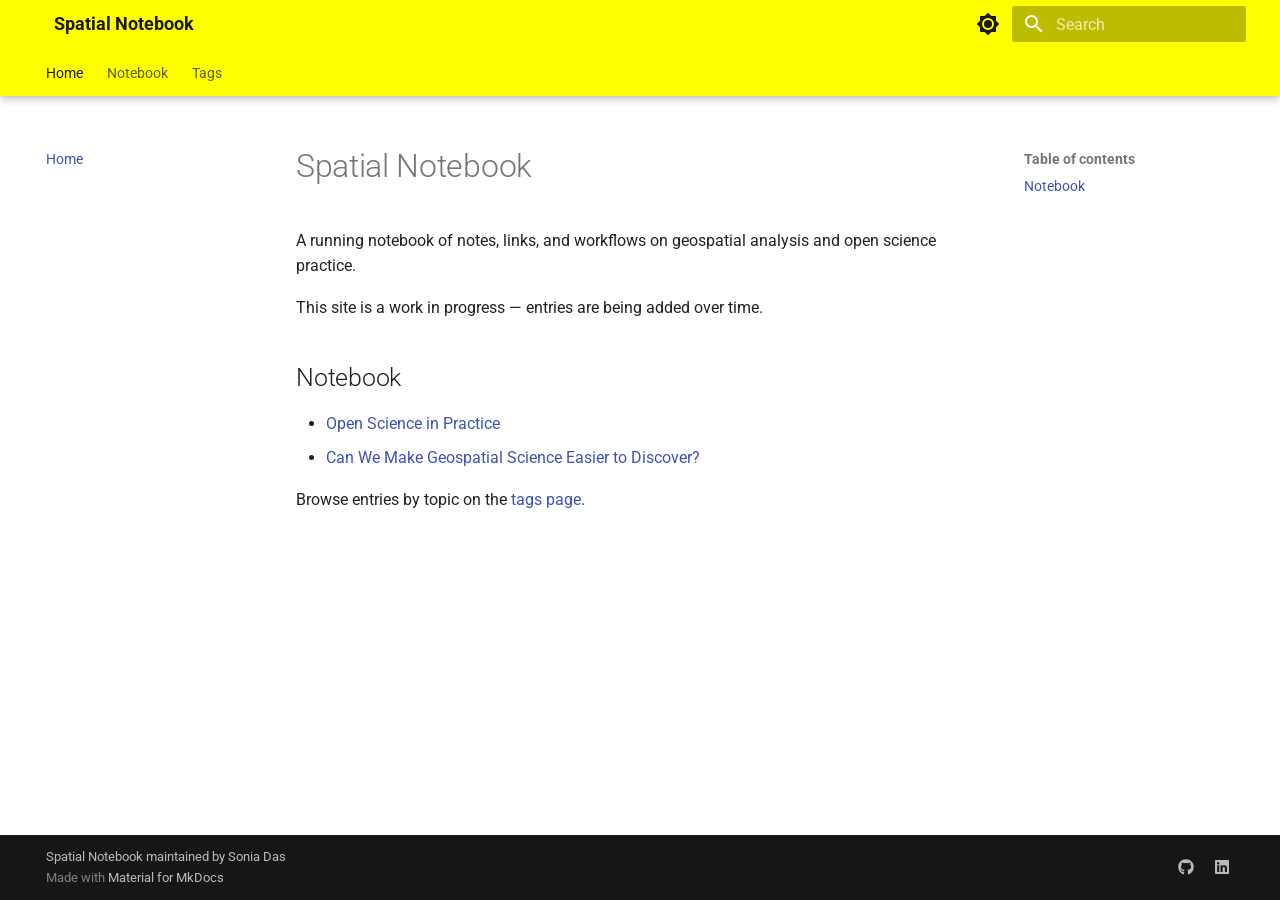
<file: index.html>
<!doctype html>
<html lang="en" class="no-js">
  <head>
    
      <meta charset="utf-8">
      <meta name="viewport" content="width=device-width,initial-scale=1">
      
      
      
        <link rel="canonical" href="https://soniadas123.github.io/spatial-notebook/">
      
      
      
        <link rel="next" href="Open_Science_in_Practice/">
      
      
        
      
      
      <link rel="icon" href="assets/images/favicon.png">
      <meta name="generator" content="mkdocs-1.6.1, mkdocs-material-9.7.7">
    
    
      
        <title>Spatial Notebook</title>
      
    
    
      <link rel="stylesheet" href="assets/stylesheets/main.ec1eaa64.min.css">
      
        
        <link rel="stylesheet" href="assets/stylesheets/palette.ab4e12ef.min.css">
      
      


    
    
      
    
    
      
        
        
        <link rel="preconnect" href="https://fonts.gstatic.com" crossorigin>
        <link rel="stylesheet" href="https://fonts.googleapis.com/css?family=Roboto:300,300i,400,400i,700,700i%7CRoboto+Mono:400,400i,700,700i&display=fallback">
        <style>:root{--md-text-font:"Roboto";--md-code-font:"Roboto Mono"}</style>
      
    
    
      <link rel="stylesheet" href="stylesheets/extra.css">
    
    <script>__md_scope=new URL(".",location),__md_hash=e=>[...e].reduce(((e,_)=>(e<<5)-e+_.charCodeAt(0)),0),__md_get=(e,_=localStorage,t=__md_scope)=>JSON.parse(_.getItem(t.pathname+"."+e)),__md_set=(e,_,t=localStorage,a=__md_scope)=>{try{t.setItem(a.pathname+"."+e,JSON.stringify(_))}catch(e){}}</script>
    
      

    
    
  </head>
  
  
    
    
      
    
    
    
    
    <body dir="ltr" data-md-color-scheme="default" data-md-color-primary="indigo" data-md-color-accent="deep-purple">
  
    
    <input class="md-toggle" data-md-toggle="drawer" type="checkbox" id="__drawer" autocomplete="off">
    <input class="md-toggle" data-md-toggle="search" type="checkbox" id="__search" autocomplete="off">
    <label class="md-overlay" for="__drawer"></label>
    <div data-md-component="skip">
      
        
        <a href="#spatial-notebook" class="md-skip">
          Skip to content
        </a>
      
    </div>
    <div data-md-component="announce">
      
    </div>
    
    
      

  

<header class="md-header md-header--shadow md-header--lifted" data-md-component="header">
  <nav class="md-header__inner md-grid" aria-label="Header">
    <a href="." title="Spatial Notebook" class="md-header__button md-logo" aria-label="Spatial Notebook" data-md-component="logo">
      
  
  <svg xmlns="http://www.w3.org/2000/svg" viewBox="0 0 24 24"><path d="M12 8a3 3 0 0 0 3-3 3 3 0 0 0-3-3 3 3 0 0 0-3 3 3 3 0 0 0 3 3m0 3.54C9.64 9.35 6.5 8 3 8v11c3.5 0 6.64 1.35 9 3.54 2.36-2.19 5.5-3.54 9-3.54V8c-3.5 0-6.64 1.35-9 3.54"/></svg>

    </a>
    <label class="md-header__button md-icon" for="__drawer">
      
      <svg xmlns="http://www.w3.org/2000/svg" viewBox="0 0 24 24"><path d="M3 6h18v2H3zm0 5h18v2H3zm0 5h18v2H3z"/></svg>
    </label>
    <div class="md-header__title" data-md-component="header-title">
      <div class="md-header__ellipsis">
        <div class="md-header__topic">
          <span class="md-ellipsis">
            Spatial Notebook
          </span>
        </div>
        <div class="md-header__topic" data-md-component="header-topic">
          <span class="md-ellipsis">
            
              Home
            
          </span>
        </div>
      </div>
    </div>
    
      
        <form class="md-header__option" data-md-component="palette">
  
    
    
    
    <input class="md-option" data-md-color-media="" data-md-color-scheme="default" data-md-color-primary="indigo" data-md-color-accent="deep-purple"  aria-label="Switch to dark mode"  type="radio" name="__palette" id="__palette_0">
    
      <label class="md-header__button md-icon" title="Switch to dark mode" for="__palette_1" hidden>
        <svg xmlns="http://www.w3.org/2000/svg" viewBox="0 0 24 24"><path d="M12 8a4 4 0 0 0-4 4 4 4 0 0 0 4 4 4 4 0 0 0 4-4 4 4 0 0 0-4-4m0 10a6 6 0 0 1-6-6 6 6 0 0 1 6-6 6 6 0 0 1 6 6 6 6 0 0 1-6 6m8-9.31V4h-4.69L12 .69 8.69 4H4v4.69L.69 12 4 15.31V20h4.69L12 23.31 15.31 20H20v-4.69L23.31 12z"/></svg>
      </label>
    
  
    
    
    
    <input class="md-option" data-md-color-media="" data-md-color-scheme="slate" data-md-color-primary="indigo" data-md-color-accent="deep-purple"  aria-label="Switch to light mode"  type="radio" name="__palette" id="__palette_1">
    
      <label class="md-header__button md-icon" title="Switch to light mode" for="__palette_0" hidden>
        <svg xmlns="http://www.w3.org/2000/svg" viewBox="0 0 24 24"><path d="M12 18c-.89 0-1.74-.2-2.5-.55C11.56 16.5 13 14.42 13 12s-1.44-4.5-3.5-5.45C10.26 6.2 11.11 6 12 6a6 6 0 0 1 6 6 6 6 0 0 1-6 6m8-9.31V4h-4.69L12 .69 8.69 4H4v4.69L.69 12 4 15.31V20h4.69L12 23.31 15.31 20H20v-4.69L23.31 12z"/></svg>
      </label>
    
  
</form>
      
    
    
      <script>var palette=__md_get("__palette");if(palette&&palette.color){if("(prefers-color-scheme)"===palette.color.media){var media=matchMedia("(prefers-color-scheme: light)"),input=document.querySelector(media.matches?"[data-md-color-media='(prefers-color-scheme: light)']":"[data-md-color-media='(prefers-color-scheme: dark)']");palette.color.media=input.getAttribute("data-md-color-media"),palette.color.scheme=input.getAttribute("data-md-color-scheme"),palette.color.primary=input.getAttribute("data-md-color-primary"),palette.color.accent=input.getAttribute("data-md-color-accent")}for(var[key,value]of Object.entries(palette.color))document.body.setAttribute("data-md-color-"+key,value)}</script>
    
    
    
      
      
        <label class="md-header__button md-icon" for="__search">
          
          <svg xmlns="http://www.w3.org/2000/svg" viewBox="0 0 24 24"><path d="M9.5 3A6.5 6.5 0 0 1 16 9.5c0 1.61-.59 3.09-1.56 4.23l.27.27h.79l5 5-1.5 1.5-5-5v-.79l-.27-.27A6.52 6.52 0 0 1 9.5 16 6.5 6.5 0 0 1 3 9.5 6.5 6.5 0 0 1 9.5 3m0 2C7 5 5 7 5 9.5S7 14 9.5 14 14 12 14 9.5 12 5 9.5 5"/></svg>
        </label>
        <div class="md-search" data-md-component="search" role="dialog">
  <label class="md-search__overlay" for="__search"></label>
  <div class="md-search__inner" role="search">
    <form class="md-search__form" name="search">
      <input type="text" class="md-search__input" name="query" aria-label="Search" placeholder="Search" autocapitalize="off" autocorrect="off" autocomplete="off" spellcheck="false" data-md-component="search-query" required>
      <label class="md-search__icon md-icon" for="__search">
        
        <svg xmlns="http://www.w3.org/2000/svg" viewBox="0 0 24 24"><path d="M9.5 3A6.5 6.5 0 0 1 16 9.5c0 1.61-.59 3.09-1.56 4.23l.27.27h.79l5 5-1.5 1.5-5-5v-.79l-.27-.27A6.52 6.52 0 0 1 9.5 16 6.5 6.5 0 0 1 3 9.5 6.5 6.5 0 0 1 9.5 3m0 2C7 5 5 7 5 9.5S7 14 9.5 14 14 12 14 9.5 12 5 9.5 5"/></svg>
        
        <svg xmlns="http://www.w3.org/2000/svg" viewBox="0 0 24 24"><path d="M20 11v2H8l5.5 5.5-1.42 1.42L4.16 12l7.92-7.92L13.5 5.5 8 11z"/></svg>
      </label>
      <nav class="md-search__options" aria-label="Search">
        
        <button type="reset" class="md-search__icon md-icon" title="Clear" aria-label="Clear" tabindex="-1">
          
          <svg xmlns="http://www.w3.org/2000/svg" viewBox="0 0 24 24"><path d="M19 6.41 17.59 5 12 10.59 6.41 5 5 6.41 10.59 12 5 17.59 6.41 19 12 13.41 17.59 19 19 17.59 13.41 12z"/></svg>
        </button>
      </nav>
      
        <div class="md-search__suggest" data-md-component="search-suggest"></div>
      
    </form>
    <div class="md-search__output">
      <div class="md-search__scrollwrap" tabindex="0" data-md-scrollfix>
        <div class="md-search-result" data-md-component="search-result">
          <div class="md-search-result__meta">
            Initializing search
          </div>
          <ol class="md-search-result__list" role="presentation"></ol>
        </div>
      </div>
    </div>
  </div>
</div>
      
    
    
  </nav>
  
    
      
<nav class="md-tabs" aria-label="Tabs" data-md-component="tabs">
  <div class="md-grid">
    <ul class="md-tabs__list">
      
        
  
  
  
    
  
  
    <li class="md-tabs__item md-tabs__item--active">
      <a href="." class="md-tabs__link">
        
  
  
    
  
  Home

      </a>
    </li>
  

      
        
  
  
  
  
    
    
      <li class="md-tabs__item">
        <a href="Open_Science_in_Practice/" class="md-tabs__link">
          
  
  
    
  
  Notebook

        </a>
      </li>
    
  

      
        
  
  
  
  
    <li class="md-tabs__item">
      <a href="tags/" class="md-tabs__link">
        
  
  
    
  
  Tags

      </a>
    </li>
  

      
    </ul>
  </div>
</nav>
    
  
</header>
    
    <div class="md-container" data-md-component="container">
      
      
        
      
      <main class="md-main" data-md-component="main">
        <div class="md-main__inner md-grid">
          
            
              
              <div class="md-sidebar md-sidebar--primary" data-md-component="sidebar" data-md-type="navigation" >
                <div class="md-sidebar__scrollwrap">
                  <div class="md-sidebar__inner">
                    


  


<nav class="md-nav md-nav--primary md-nav--lifted" aria-label="Navigation" data-md-level="0">
  <label class="md-nav__title" for="__drawer">
    <a href="." title="Spatial Notebook" class="md-nav__button md-logo" aria-label="Spatial Notebook" data-md-component="logo">
      
  
  <svg xmlns="http://www.w3.org/2000/svg" viewBox="0 0 24 24"><path d="M12 8a3 3 0 0 0 3-3 3 3 0 0 0-3-3 3 3 0 0 0-3 3 3 3 0 0 0 3 3m0 3.54C9.64 9.35 6.5 8 3 8v11c3.5 0 6.64 1.35 9 3.54 2.36-2.19 5.5-3.54 9-3.54V8c-3.5 0-6.64 1.35-9 3.54"/></svg>

    </a>
    Spatial Notebook
  </label>
  
  <ul class="md-nav__list" data-md-scrollfix>
    
      
      
  
  
    
  
  
  
    <li class="md-nav__item md-nav__item--active">
      
      <input class="md-nav__toggle md-toggle" type="checkbox" id="__toc">
      
      
        
      
      
        <label class="md-nav__link md-nav__link--active" for="__toc">
          
  
  
  <span class="md-ellipsis">
    
  
    Home
  

    
  </span>
  
  

          <span class="md-nav__icon md-icon"></span>
        </label>
      
      <a href="." class="md-nav__link md-nav__link--active">
        
  
  
  <span class="md-ellipsis">
    
  
    Home
  

    
  </span>
  
  

      </a>
      
        

<nav class="md-nav md-nav--secondary" aria-label="Table of contents">
  
  
  
    
  
  
    <label class="md-nav__title" for="__toc">
      <span class="md-nav__icon md-icon"></span>
      Table of contents
    </label>
    <ul class="md-nav__list" data-md-component="toc" data-md-scrollfix>
      
        <li class="md-nav__item">
  <a href="#notebook" class="md-nav__link">
    <span class="md-ellipsis">
      
        Notebook
      
    </span>
  </a>
  
</li>
      
    </ul>
  
</nav>
      
    </li>
  

    
      
      
  
  
  
  
    
    
      
        
      
        
      
    
    
    
      
      
    
    
    <li class="md-nav__item md-nav__item--nested">
      
        
        
        <input class="md-nav__toggle md-toggle " type="checkbox" id="__nav_2" >
        
          
          <label class="md-nav__link" for="__nav_2" id="__nav_2_label" tabindex="0">
            
  
  
  <span class="md-ellipsis">
    
  
    Notebook
  

    
  </span>
  
  

            <span class="md-nav__icon md-icon"></span>
          </label>
        
        <nav class="md-nav" data-md-level="1" aria-labelledby="__nav_2_label" aria-expanded="false">
          <label class="md-nav__title" for="__nav_2">
            <span class="md-nav__icon md-icon"></span>
            
  
    Notebook
  

          </label>
          <ul class="md-nav__list" data-md-scrollfix>
            
              
                
  
  
  
  
    <li class="md-nav__item">
      <a href="Open_Science_in_Practice/" class="md-nav__link">
        
  
  
  <span class="md-ellipsis">
    
  
    Open Science in Practice
  

    
  </span>
  
  

      </a>
    </li>
  

              
            
              
                
  
  
  
  
    <li class="md-nav__item">
      <a href="Can_We_Make_Geospatial_Science_Easier_to_Discover/" class="md-nav__link">
        
  
  
  <span class="md-ellipsis">
    
  
    Can We Make Geospatial Science Easier to Discover?
  

    
  </span>
  
  

      </a>
    </li>
  

              
            
          </ul>
        </nav>
      
    </li>
  

    
      
      
  
  
  
  
    <li class="md-nav__item">
      <a href="tags/" class="md-nav__link">
        
  
  
  <span class="md-ellipsis">
    
  
    Tags
  

    
  </span>
  
  

      </a>
    </li>
  

    
  </ul>
</nav>
                  </div>
                </div>
              </div>
            
            
              
              <div class="md-sidebar md-sidebar--secondary" data-md-component="sidebar" data-md-type="toc" >
                <div class="md-sidebar__scrollwrap">
                  <div class="md-sidebar__inner">
                    

<nav class="md-nav md-nav--secondary" aria-label="Table of contents">
  
  
  
    
  
  
    <label class="md-nav__title" for="__toc">
      <span class="md-nav__icon md-icon"></span>
      Table of contents
    </label>
    <ul class="md-nav__list" data-md-component="toc" data-md-scrollfix>
      
        <li class="md-nav__item">
  <a href="#notebook" class="md-nav__link">
    <span class="md-ellipsis">
      
        Notebook
      
    </span>
  </a>
  
</li>
      
    </ul>
  
</nav>
                  </div>
                </div>
              </div>
            
          
          
            <div class="md-content" data-md-component="content">
              
              <article class="md-content__inner md-typeset">
                
                  

<h1 id="spatial-notebook">Spatial Notebook<a class="headerlink" href="#spatial-notebook" title="Permanent link">&para;</a></h1>
<p>A running notebook of notes, links, and workflows on geospatial analysis and open science practice.</p>
<p>This site is a work in progress — entries are being added over time.</p>
<h2 id="notebook">Notebook<a class="headerlink" href="#notebook" title="Permanent link">&para;</a></h2>
<ul>
<li><a href="Open_Science_in_Practice/">Open Science in Practice</a></li>
<li><a href="Can_We_Make_Geospatial_Science_Easier_to_Discover/">Can We Make Geospatial Science Easier to Discover?</a></li>
</ul>
<p>Browse entries by topic on the <a href="tags/">tags page</a>.</p>














                
              </article>
            </div>
          
          
<script>var target=document.getElementById(location.hash.slice(1));target&&target.name&&(target.checked=target.name.startsWith("__tabbed_"))</script>
        </div>
        
          <button type="button" class="md-top md-icon" data-md-component="top" hidden>
  
  <svg xmlns="http://www.w3.org/2000/svg" viewBox="0 0 24 24"><path d="M13 20h-2V8l-5.5 5.5-1.42-1.42L12 4.16l7.92 7.92-1.42 1.42L13 8z"/></svg>
  Back to top
</button>
        
      </main>
      
        <footer class="md-footer">
  
  <div class="md-footer-meta md-typeset">
    <div class="md-footer-meta__inner md-grid">
      <div class="md-copyright">
  
    <div class="md-copyright__highlight">
      Spatial Notebook maintained by <a href="https://github.com/soniadas123">Sonia Das</a>
    </div>
  
  
    Made with
    <a href="https://squidfunk.github.io/mkdocs-material/" target="_blank" rel="noopener">
      Material for MkDocs
    </a>
  
</div>
      
        
<div class="md-social">
  
    
    
    
    
      
      
    
    <a href="https://github.com/soniadas123" target="_blank" rel="noopener" title="github.com" class="md-social__link">
      <svg xmlns="http://www.w3.org/2000/svg" viewBox="0 0 512 512"><!--! Font Awesome Free 7.1.0 by @fontawesome - https://fontawesome.com License - https://fontawesome.com/license/free (Icons: CC BY 4.0, Fonts: SIL OFL 1.1, Code: MIT License) Copyright 2025 Fonticons, Inc.--><path d="M173.9 397.4c0 2-2.3 3.6-5.2 3.6-3.3.3-5.6-1.3-5.6-3.6 0-2 2.3-3.6 5.2-3.6 3-.3 5.6 1.3 5.6 3.6m-31.1-4.5c-.7 2 1.3 4.3 4.3 4.9 2.6 1 5.6 0 6.2-2s-1.3-4.3-4.3-5.2c-2.6-.7-5.5.3-6.2 2.3m44.2-1.7c-2.9.7-4.9 2.6-4.6 4.9.3 2 2.9 3.3 5.9 2.6 2.9-.7 4.9-2.6 4.6-4.6-.3-1.9-3-3.2-5.9-2.9M252.8 8C114.1 8 8 113.3 8 252c0 110.9 69.8 205.8 169.5 239.2 12.8 2.3 17.3-5.6 17.3-12.1 0-6.2-.3-40.4-.3-61.4 0 0-70 15-84.7-29.8 0 0-11.4-29.1-27.8-36.6 0 0-22.9-15.7 1.6-15.4 0 0 24.9 2 38.6 25.8 21.9 38.6 58.6 27.5 72.9 20.9 2.3-16 8.8-27.1 16-33.7-55.9-6.2-112.3-14.3-112.3-110.5 0-27.5 7.6-41.3 23.6-58.9-2.6-6.5-11.1-33.3 2.6-67.9 20.9-6.5 69 27 69 27 20-5.6 41.5-8.5 62.8-8.5s42.8 2.9 62.8 8.5c0 0 48.1-33.6 69-27 13.7 34.7 5.2 61.4 2.6 67.9 16 17.7 25.8 31.5 25.8 58.9 0 96.5-58.9 104.2-114.8 110.5 9.2 7.9 17 22.9 17 46.4 0 33.7-.3 75.4-.3 83.6 0 6.5 4.6 14.4 17.3 12.1C436.2 457.8 504 362.9 504 252 504 113.3 391.5 8 252.8 8M105.2 352.9c-1.3 1-1 3.3.7 5.2 1.6 1.6 3.9 2.3 5.2 1 1.3-1 1-3.3-.7-5.2-1.6-1.6-3.9-2.3-5.2-1m-10.8-8.1c-.7 1.3.3 2.9 2.3 3.9 1.6 1 3.6.7 4.3-.7.7-1.3-.3-2.9-2.3-3.9-2-.6-3.6-.3-4.3.7m32.4 35.6c-1.6 1.3-1 4.3 1.3 6.2 2.3 2.3 5.2 2.6 6.5 1 1.3-1.3.7-4.3-1.3-6.2-2.2-2.3-5.2-2.6-6.5-1m-11.4-14.7c-1.6 1-1.6 3.6 0 5.9s4.3 3.3 5.6 2.3c1.6-1.3 1.6-3.9 0-6.2-1.4-2.3-4-3.3-5.6-2"/></svg>
    </a>
  
    
    
    
    
      
      
    
    <a href="https://www.linkedin.com/in/sonia-das-77b05258/" target="_blank" rel="noopener" title="www.linkedin.com" class="md-social__link">
      <svg xmlns="http://www.w3.org/2000/svg" viewBox="0 0 448 512"><!--! Font Awesome Free 7.1.0 by @fontawesome - https://fontawesome.com License - https://fontawesome.com/license/free (Icons: CC BY 4.0, Fonts: SIL OFL 1.1, Code: MIT License) Copyright 2025 Fonticons, Inc.--><path d="M416 32H31.9C14.3 32 0 46.5 0 64.3v383.4C0 465.5 14.3 480 31.9 480H416c17.6 0 32-14.5 32-32.3V64.3c0-17.8-14.4-32.3-32-32.3M135.4 416H69V202.2h66.5V416zM102.2 96a38.5 38.5 0 1 1 0 77 38.5 38.5 0 1 1 0-77m282.1 320h-66.4V312c0-24.8-.5-56.7-34.5-56.7-34.6 0-39.9 27-39.9 54.9V416h-66.4V202.2h63.7v29.2h.9c8.9-16.8 30.6-34.5 62.9-34.5 67.2 0 79.7 44.3 79.7 101.9z"/></svg>
    </a>
  
</div>
      
    </div>
  </div>
</footer>
      
    </div>
    <div class="md-dialog" data-md-component="dialog">
      <div class="md-dialog__inner md-typeset"></div>
    </div>
    
    
    
      
      
      <script id="__config" type="application/json">{"annotate": null, "base": ".", "features": ["navigation.tabs", "navigation.tabs.sticky", "navigation.indexes", "navigation.top", "search.suggest", "search.highlight", "content.code.copy"], "search": "assets/javascripts/workers/search.2c215733.min.js", "tags": null, "translations": {"clipboard.copied": "Copied to clipboard", "clipboard.copy": "Copy to clipboard", "search.result.more.one": "1 more on this page", "search.result.more.other": "# more on this page", "search.result.none": "No matching documents", "search.result.one": "1 matching document", "search.result.other": "# matching documents", "search.result.placeholder": "Type to start searching", "search.result.term.missing": "Missing", "select.version": "Select version"}, "version": null}</script>
    
    
      <script src="assets/javascripts/bundle.d7400e89.min.js"></script>
      
    
  </body>
</html>
</file>
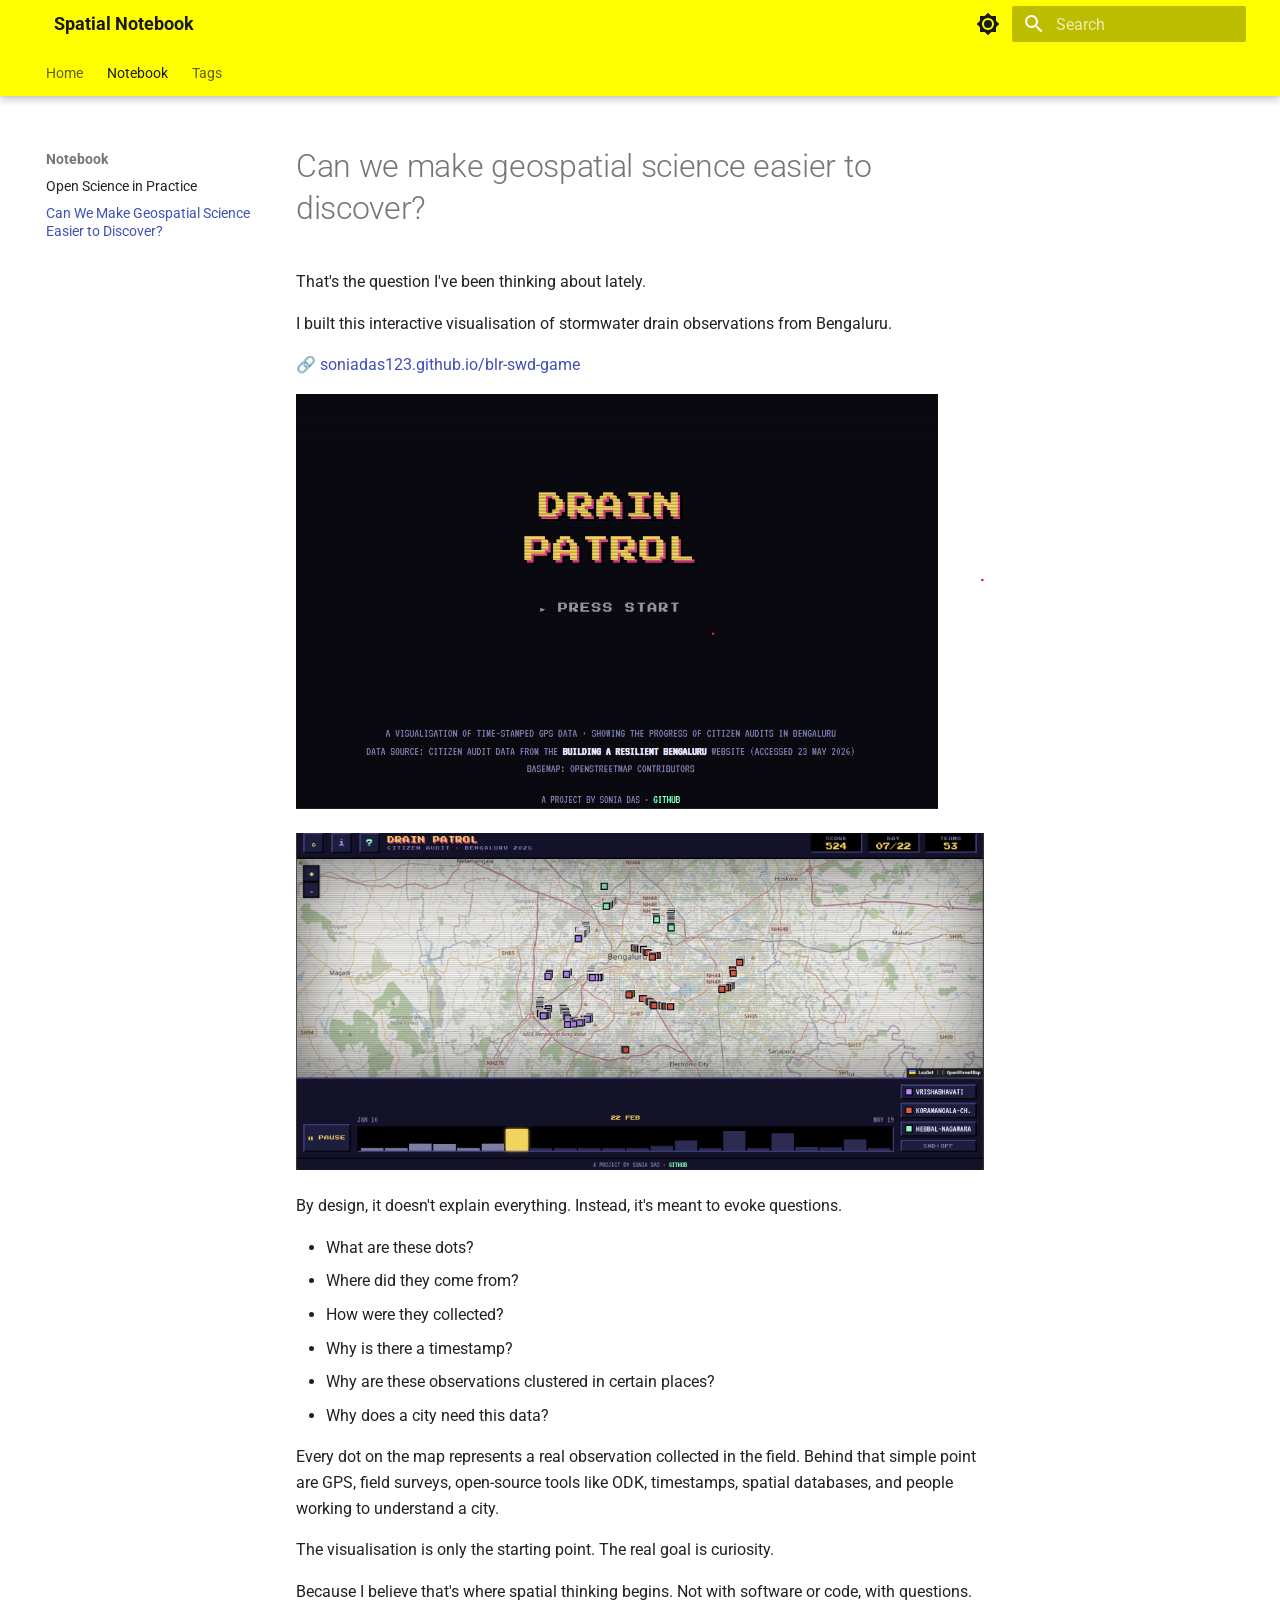
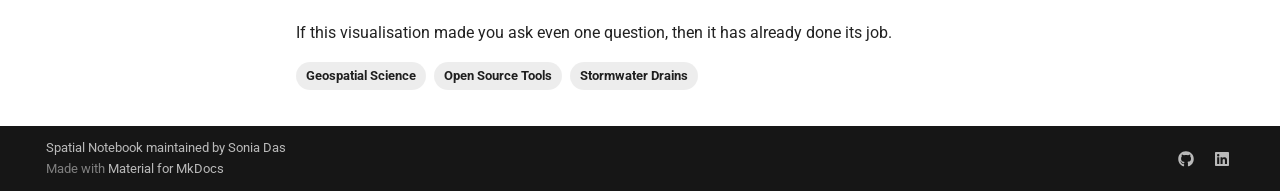
<file: Can_We_Make_Geospatial_Science_Easier_to_Discover/index.html>
<!doctype html>
<html lang="en" class="no-js">
  <head>
    
      <meta charset="utf-8">
      <meta name="viewport" content="width=device-width,initial-scale=1">
      
      
      
        <link rel="canonical" href="https://soniadas123.github.io/spatial-notebook/Can_We_Make_Geospatial_Science_Easier_to_Discover/">
      
      
        <link rel="prev" href="../Open_Science_in_Practice/">
      
      
        <link rel="next" href="../tags/">
      
      
        
      
      
      <link rel="icon" href="../assets/images/favicon.png">
      <meta name="generator" content="mkdocs-1.6.1, mkdocs-material-9.7.7">
    
    
      
        <title>Can We Make Geospatial Science Easier to Discover? - Spatial Notebook</title>
      
    
    
      <link rel="stylesheet" href="../assets/stylesheets/main.ec1eaa64.min.css">
      
        
        <link rel="stylesheet" href="../assets/stylesheets/palette.ab4e12ef.min.css">
      
      


    
    
      
    
    
      
        
        
        <link rel="preconnect" href="https://fonts.gstatic.com" crossorigin>
        <link rel="stylesheet" href="https://fonts.googleapis.com/css?family=Roboto:300,300i,400,400i,700,700i%7CRoboto+Mono:400,400i,700,700i&display=fallback">
        <style>:root{--md-text-font:"Roboto";--md-code-font:"Roboto Mono"}</style>
      
    
    
      <link rel="stylesheet" href="../stylesheets/extra.css">
    
    <script>__md_scope=new URL("..",location),__md_hash=e=>[...e].reduce(((e,_)=>(e<<5)-e+_.charCodeAt(0)),0),__md_get=(e,_=localStorage,t=__md_scope)=>JSON.parse(_.getItem(t.pathname+"."+e)),__md_set=(e,_,t=localStorage,a=__md_scope)=>{try{t.setItem(a.pathname+"."+e,JSON.stringify(_))}catch(e){}}</script>
    
      

    
    
  </head>
  
  
    
    
      
    
    
    
    
    <body dir="ltr" data-md-color-scheme="default" data-md-color-primary="indigo" data-md-color-accent="deep-purple">
  
    
    <input class="md-toggle" data-md-toggle="drawer" type="checkbox" id="__drawer" autocomplete="off">
    <input class="md-toggle" data-md-toggle="search" type="checkbox" id="__search" autocomplete="off">
    <label class="md-overlay" for="__drawer"></label>
    <div data-md-component="skip">
      
        
        <a href="#can-we-make-geospatial-science-easier-to-discover" class="md-skip">
          Skip to content
        </a>
      
    </div>
    <div data-md-component="announce">
      
    </div>
    
    
      

  

<header class="md-header md-header--shadow md-header--lifted" data-md-component="header">
  <nav class="md-header__inner md-grid" aria-label="Header">
    <a href=".." title="Spatial Notebook" class="md-header__button md-logo" aria-label="Spatial Notebook" data-md-component="logo">
      
  
  <svg xmlns="http://www.w3.org/2000/svg" viewBox="0 0 24 24"><path d="M12 8a3 3 0 0 0 3-3 3 3 0 0 0-3-3 3 3 0 0 0-3 3 3 3 0 0 0 3 3m0 3.54C9.64 9.35 6.5 8 3 8v11c3.5 0 6.64 1.35 9 3.54 2.36-2.19 5.5-3.54 9-3.54V8c-3.5 0-6.64 1.35-9 3.54"/></svg>

    </a>
    <label class="md-header__button md-icon" for="__drawer">
      
      <svg xmlns="http://www.w3.org/2000/svg" viewBox="0 0 24 24"><path d="M3 6h18v2H3zm0 5h18v2H3zm0 5h18v2H3z"/></svg>
    </label>
    <div class="md-header__title" data-md-component="header-title">
      <div class="md-header__ellipsis">
        <div class="md-header__topic">
          <span class="md-ellipsis">
            Spatial Notebook
          </span>
        </div>
        <div class="md-header__topic" data-md-component="header-topic">
          <span class="md-ellipsis">
            
              Can We Make Geospatial Science Easier to Discover?
            
          </span>
        </div>
      </div>
    </div>
    
      
        <form class="md-header__option" data-md-component="palette">
  
    
    
    
    <input class="md-option" data-md-color-media="" data-md-color-scheme="default" data-md-color-primary="indigo" data-md-color-accent="deep-purple"  aria-label="Switch to dark mode"  type="radio" name="__palette" id="__palette_0">
    
      <label class="md-header__button md-icon" title="Switch to dark mode" for="__palette_1" hidden>
        <svg xmlns="http://www.w3.org/2000/svg" viewBox="0 0 24 24"><path d="M12 8a4 4 0 0 0-4 4 4 4 0 0 0 4 4 4 4 0 0 0 4-4 4 4 0 0 0-4-4m0 10a6 6 0 0 1-6-6 6 6 0 0 1 6-6 6 6 0 0 1 6 6 6 6 0 0 1-6 6m8-9.31V4h-4.69L12 .69 8.69 4H4v4.69L.69 12 4 15.31V20h4.69L12 23.31 15.31 20H20v-4.69L23.31 12z"/></svg>
      </label>
    
  
    
    
    
    <input class="md-option" data-md-color-media="" data-md-color-scheme="slate" data-md-color-primary="indigo" data-md-color-accent="deep-purple"  aria-label="Switch to light mode"  type="radio" name="__palette" id="__palette_1">
    
      <label class="md-header__button md-icon" title="Switch to light mode" for="__palette_0" hidden>
        <svg xmlns="http://www.w3.org/2000/svg" viewBox="0 0 24 24"><path d="M12 18c-.89 0-1.74-.2-2.5-.55C11.56 16.5 13 14.42 13 12s-1.44-4.5-3.5-5.45C10.26 6.2 11.11 6 12 6a6 6 0 0 1 6 6 6 6 0 0 1-6 6m8-9.31V4h-4.69L12 .69 8.69 4H4v4.69L.69 12 4 15.31V20h4.69L12 23.31 15.31 20H20v-4.69L23.31 12z"/></svg>
      </label>
    
  
</form>
      
    
    
      <script>var palette=__md_get("__palette");if(palette&&palette.color){if("(prefers-color-scheme)"===palette.color.media){var media=matchMedia("(prefers-color-scheme: light)"),input=document.querySelector(media.matches?"[data-md-color-media='(prefers-color-scheme: light)']":"[data-md-color-media='(prefers-color-scheme: dark)']");palette.color.media=input.getAttribute("data-md-color-media"),palette.color.scheme=input.getAttribute("data-md-color-scheme"),palette.color.primary=input.getAttribute("data-md-color-primary"),palette.color.accent=input.getAttribute("data-md-color-accent")}for(var[key,value]of Object.entries(palette.color))document.body.setAttribute("data-md-color-"+key,value)}</script>
    
    
    
      
      
        <label class="md-header__button md-icon" for="__search">
          
          <svg xmlns="http://www.w3.org/2000/svg" viewBox="0 0 24 24"><path d="M9.5 3A6.5 6.5 0 0 1 16 9.5c0 1.61-.59 3.09-1.56 4.23l.27.27h.79l5 5-1.5 1.5-5-5v-.79l-.27-.27A6.52 6.52 0 0 1 9.5 16 6.5 6.5 0 0 1 3 9.5 6.5 6.5 0 0 1 9.5 3m0 2C7 5 5 7 5 9.5S7 14 9.5 14 14 12 14 9.5 12 5 9.5 5"/></svg>
        </label>
        <div class="md-search" data-md-component="search" role="dialog">
  <label class="md-search__overlay" for="__search"></label>
  <div class="md-search__inner" role="search">
    <form class="md-search__form" name="search">
      <input type="text" class="md-search__input" name="query" aria-label="Search" placeholder="Search" autocapitalize="off" autocorrect="off" autocomplete="off" spellcheck="false" data-md-component="search-query" required>
      <label class="md-search__icon md-icon" for="__search">
        
        <svg xmlns="http://www.w3.org/2000/svg" viewBox="0 0 24 24"><path d="M9.5 3A6.5 6.5 0 0 1 16 9.5c0 1.61-.59 3.09-1.56 4.23l.27.27h.79l5 5-1.5 1.5-5-5v-.79l-.27-.27A6.52 6.52 0 0 1 9.5 16 6.5 6.5 0 0 1 3 9.5 6.5 6.5 0 0 1 9.5 3m0 2C7 5 5 7 5 9.5S7 14 9.5 14 14 12 14 9.5 12 5 9.5 5"/></svg>
        
        <svg xmlns="http://www.w3.org/2000/svg" viewBox="0 0 24 24"><path d="M20 11v2H8l5.5 5.5-1.42 1.42L4.16 12l7.92-7.92L13.5 5.5 8 11z"/></svg>
      </label>
      <nav class="md-search__options" aria-label="Search">
        
        <button type="reset" class="md-search__icon md-icon" title="Clear" aria-label="Clear" tabindex="-1">
          
          <svg xmlns="http://www.w3.org/2000/svg" viewBox="0 0 24 24"><path d="M19 6.41 17.59 5 12 10.59 6.41 5 5 6.41 10.59 12 5 17.59 6.41 19 12 13.41 17.59 19 19 17.59 13.41 12z"/></svg>
        </button>
      </nav>
      
        <div class="md-search__suggest" data-md-component="search-suggest"></div>
      
    </form>
    <div class="md-search__output">
      <div class="md-search__scrollwrap" tabindex="0" data-md-scrollfix>
        <div class="md-search-result" data-md-component="search-result">
          <div class="md-search-result__meta">
            Initializing search
          </div>
          <ol class="md-search-result__list" role="presentation"></ol>
        </div>
      </div>
    </div>
  </div>
</div>
      
    
    
  </nav>
  
    
      
<nav class="md-tabs" aria-label="Tabs" data-md-component="tabs">
  <div class="md-grid">
    <ul class="md-tabs__list">
      
        
  
  
  
  
    <li class="md-tabs__item">
      <a href=".." class="md-tabs__link">
        
  
  
    
  
  Home

      </a>
    </li>
  

      
        
  
  
  
    
  
  
    
    
      <li class="md-tabs__item md-tabs__item--active">
        <a href="../Open_Science_in_Practice/" class="md-tabs__link">
          
  
  
    
  
  Notebook

        </a>
      </li>
    
  

      
        
  
  
  
  
    <li class="md-tabs__item">
      <a href="../tags/" class="md-tabs__link">
        
  
  
    
  
  Tags

      </a>
    </li>
  

      
    </ul>
  </div>
</nav>
    
  
</header>
    
    <div class="md-container" data-md-component="container">
      
      
        
      
      <main class="md-main" data-md-component="main">
        <div class="md-main__inner md-grid">
          
            
              
              <div class="md-sidebar md-sidebar--primary" data-md-component="sidebar" data-md-type="navigation" >
                <div class="md-sidebar__scrollwrap">
                  <div class="md-sidebar__inner">
                    


  


<nav class="md-nav md-nav--primary md-nav--lifted" aria-label="Navigation" data-md-level="0">
  <label class="md-nav__title" for="__drawer">
    <a href=".." title="Spatial Notebook" class="md-nav__button md-logo" aria-label="Spatial Notebook" data-md-component="logo">
      
  
  <svg xmlns="http://www.w3.org/2000/svg" viewBox="0 0 24 24"><path d="M12 8a3 3 0 0 0 3-3 3 3 0 0 0-3-3 3 3 0 0 0-3 3 3 3 0 0 0 3 3m0 3.54C9.64 9.35 6.5 8 3 8v11c3.5 0 6.64 1.35 9 3.54 2.36-2.19 5.5-3.54 9-3.54V8c-3.5 0-6.64 1.35-9 3.54"/></svg>

    </a>
    Spatial Notebook
  </label>
  
  <ul class="md-nav__list" data-md-scrollfix>
    
      
      
  
  
  
  
    <li class="md-nav__item">
      <a href=".." class="md-nav__link">
        
  
  
  <span class="md-ellipsis">
    
  
    Home
  

    
  </span>
  
  

      </a>
    </li>
  

    
      
      
  
  
    
  
  
  
    
    
      
        
      
        
      
    
    
    
      
        
        
      
      
    
    
    <li class="md-nav__item md-nav__item--active md-nav__item--section md-nav__item--nested">
      
        
        
        <input class="md-nav__toggle md-toggle " type="checkbox" id="__nav_2" checked>
        
          
          <label class="md-nav__link" for="__nav_2" id="__nav_2_label" tabindex="">
            
  
  
  <span class="md-ellipsis">
    
  
    Notebook
  

    
  </span>
  
  

            <span class="md-nav__icon md-icon"></span>
          </label>
        
        <nav class="md-nav" data-md-level="1" aria-labelledby="__nav_2_label" aria-expanded="true">
          <label class="md-nav__title" for="__nav_2">
            <span class="md-nav__icon md-icon"></span>
            
  
    Notebook
  

          </label>
          <ul class="md-nav__list" data-md-scrollfix>
            
              
                
  
  
  
  
    <li class="md-nav__item">
      <a href="../Open_Science_in_Practice/" class="md-nav__link">
        
  
  
  <span class="md-ellipsis">
    
  
    Open Science in Practice
  

    
  </span>
  
  

      </a>
    </li>
  

              
            
              
                
  
  
    
  
  
  
    <li class="md-nav__item md-nav__item--active">
      
      <input class="md-nav__toggle md-toggle" type="checkbox" id="__toc">
      
      
        
      
      
      <a href="./" class="md-nav__link md-nav__link--active">
        
  
  
  <span class="md-ellipsis">
    
  
    Can We Make Geospatial Science Easier to Discover?
  

    
  </span>
  
  

      </a>
      
    </li>
  

              
            
          </ul>
        </nav>
      
    </li>
  

    
      
      
  
  
  
  
    <li class="md-nav__item">
      <a href="../tags/" class="md-nav__link">
        
  
  
  <span class="md-ellipsis">
    
  
    Tags
  

    
  </span>
  
  

      </a>
    </li>
  

    
  </ul>
</nav>
                  </div>
                </div>
              </div>
            
            
              
              <div class="md-sidebar md-sidebar--secondary" data-md-component="sidebar" data-md-type="toc" >
                <div class="md-sidebar__scrollwrap">
                  <div class="md-sidebar__inner">
                    

<nav class="md-nav md-nav--secondary" aria-label="Table of contents">
  
  
  
    
  
  
</nav>
                  </div>
                </div>
              </div>
            
          
          
            <div class="md-content" data-md-component="content">
              
              <article class="md-content__inner md-typeset">
                
                  

<h1 id="can-we-make-geospatial-science-easier-to-discover">Can we make geospatial science easier to discover?<a class="headerlink" href="#can-we-make-geospatial-science-easier-to-discover" title="Permanent link">&para;</a></h1>
<p>That's the question I've been thinking about lately.</p>
<p>I built this interactive visualisation of stormwater drain observations from Bengaluru.</p>
<p>🔗 <a href="https://soniadas123.github.io/blr-swd-game/">soniadas123.github.io/blr-swd-game</a></p>
<p><img alt="Drain Patrol title screen" src="../images/swd1.png" /></p>
<p><img alt="Drain Patrol map visualisation of stormwater drain audits in Bengaluru" src="../images/swd2.png" /></p>
<p>By design, it doesn't explain everything. Instead, it's meant to evoke questions.</p>
<ul>
<li>What are these dots?</li>
<li>Where did they come from?</li>
<li>How were they collected?</li>
<li>Why is there a timestamp?</li>
<li>Why are these observations clustered in certain places?</li>
<li>Why does a city need this data?</li>
</ul>
<p>Every dot on the map represents a real observation collected in the field. Behind that simple point are GPS, field surveys, open-source tools like ODK, timestamps, spatial databases, and people working to understand a city.</p>
<p>The visualisation is only the starting point. The real goal is curiosity.</p>
<p>Because I believe that's where spatial thinking begins. Not with software or code, with questions.</p>
<p>If this visualisation made you ask even one question, then it has already done its job.</p>


  <nav class="md-tags" >
    
      
      
      
      
        <a href="../tags/#tag:geospatial-science" class="md-tag">Geospatial Science</a>
      
    
      
      
      
      
        <a href="../tags/#tag:open-source-tools" class="md-tag">Open Source Tools</a>
      
    
      
      
      
      
        <a href="../tags/#tag:stormwater-drains" class="md-tag">Stormwater Drains</a>
      
    
  </nav>








  
  






                
              </article>
            </div>
          
          
<script>var target=document.getElementById(location.hash.slice(1));target&&target.name&&(target.checked=target.name.startsWith("__tabbed_"))</script>
        </div>
        
          <button type="button" class="md-top md-icon" data-md-component="top" hidden>
  
  <svg xmlns="http://www.w3.org/2000/svg" viewBox="0 0 24 24"><path d="M13 20h-2V8l-5.5 5.5-1.42-1.42L12 4.16l7.92 7.92-1.42 1.42L13 8z"/></svg>
  Back to top
</button>
        
      </main>
      
        <footer class="md-footer">
  
  <div class="md-footer-meta md-typeset">
    <div class="md-footer-meta__inner md-grid">
      <div class="md-copyright">
  
    <div class="md-copyright__highlight">
      Spatial Notebook maintained by <a href="https://github.com/soniadas123">Sonia Das</a>
    </div>
  
  
    Made with
    <a href="https://squidfunk.github.io/mkdocs-material/" target="_blank" rel="noopener">
      Material for MkDocs
    </a>
  
</div>
      
        
<div class="md-social">
  
    
    
    
    
      
      
    
    <a href="https://github.com/soniadas123" target="_blank" rel="noopener" title="github.com" class="md-social__link">
      <svg xmlns="http://www.w3.org/2000/svg" viewBox="0 0 512 512"><!--! Font Awesome Free 7.1.0 by @fontawesome - https://fontawesome.com License - https://fontawesome.com/license/free (Icons: CC BY 4.0, Fonts: SIL OFL 1.1, Code: MIT License) Copyright 2025 Fonticons, Inc.--><path d="M173.9 397.4c0 2-2.3 3.6-5.2 3.6-3.3.3-5.6-1.3-5.6-3.6 0-2 2.3-3.6 5.2-3.6 3-.3 5.6 1.3 5.6 3.6m-31.1-4.5c-.7 2 1.3 4.3 4.3 4.9 2.6 1 5.6 0 6.2-2s-1.3-4.3-4.3-5.2c-2.6-.7-5.5.3-6.2 2.3m44.2-1.7c-2.9.7-4.9 2.6-4.6 4.9.3 2 2.9 3.3 5.9 2.6 2.9-.7 4.9-2.6 4.6-4.6-.3-1.9-3-3.2-5.9-2.9M252.8 8C114.1 8 8 113.3 8 252c0 110.9 69.8 205.8 169.5 239.2 12.8 2.3 17.3-5.6 17.3-12.1 0-6.2-.3-40.4-.3-61.4 0 0-70 15-84.7-29.8 0 0-11.4-29.1-27.8-36.6 0 0-22.9-15.7 1.6-15.4 0 0 24.9 2 38.6 25.8 21.9 38.6 58.6 27.5 72.9 20.9 2.3-16 8.8-27.1 16-33.7-55.9-6.2-112.3-14.3-112.3-110.5 0-27.5 7.6-41.3 23.6-58.9-2.6-6.5-11.1-33.3 2.6-67.9 20.9-6.5 69 27 69 27 20-5.6 41.5-8.5 62.8-8.5s42.8 2.9 62.8 8.5c0 0 48.1-33.6 69-27 13.7 34.7 5.2 61.4 2.6 67.9 16 17.7 25.8 31.5 25.8 58.9 0 96.5-58.9 104.2-114.8 110.5 9.2 7.9 17 22.9 17 46.4 0 33.7-.3 75.4-.3 83.6 0 6.5 4.6 14.4 17.3 12.1C436.2 457.8 504 362.9 504 252 504 113.3 391.5 8 252.8 8M105.2 352.9c-1.3 1-1 3.3.7 5.2 1.6 1.6 3.9 2.3 5.2 1 1.3-1 1-3.3-.7-5.2-1.6-1.6-3.9-2.3-5.2-1m-10.8-8.1c-.7 1.3.3 2.9 2.3 3.9 1.6 1 3.6.7 4.3-.7.7-1.3-.3-2.9-2.3-3.9-2-.6-3.6-.3-4.3.7m32.4 35.6c-1.6 1.3-1 4.3 1.3 6.2 2.3 2.3 5.2 2.6 6.5 1 1.3-1.3.7-4.3-1.3-6.2-2.2-2.3-5.2-2.6-6.5-1m-11.4-14.7c-1.6 1-1.6 3.6 0 5.9s4.3 3.3 5.6 2.3c1.6-1.3 1.6-3.9 0-6.2-1.4-2.3-4-3.3-5.6-2"/></svg>
    </a>
  
    
    
    
    
      
      
    
    <a href="https://www.linkedin.com/in/sonia-das-77b05258/" target="_blank" rel="noopener" title="www.linkedin.com" class="md-social__link">
      <svg xmlns="http://www.w3.org/2000/svg" viewBox="0 0 448 512"><!--! Font Awesome Free 7.1.0 by @fontawesome - https://fontawesome.com License - https://fontawesome.com/license/free (Icons: CC BY 4.0, Fonts: SIL OFL 1.1, Code: MIT License) Copyright 2025 Fonticons, Inc.--><path d="M416 32H31.9C14.3 32 0 46.5 0 64.3v383.4C0 465.5 14.3 480 31.9 480H416c17.6 0 32-14.5 32-32.3V64.3c0-17.8-14.4-32.3-32-32.3M135.4 416H69V202.2h66.5V416zM102.2 96a38.5 38.5 0 1 1 0 77 38.5 38.5 0 1 1 0-77m282.1 320h-66.4V312c0-24.8-.5-56.7-34.5-56.7-34.6 0-39.9 27-39.9 54.9V416h-66.4V202.2h63.7v29.2h.9c8.9-16.8 30.6-34.5 62.9-34.5 67.2 0 79.7 44.3 79.7 101.9z"/></svg>
    </a>
  
</div>
      
    </div>
  </div>
</footer>
      
    </div>
    <div class="md-dialog" data-md-component="dialog">
      <div class="md-dialog__inner md-typeset"></div>
    </div>
    
    
    
      
      
      <script id="__config" type="application/json">{"annotate": null, "base": "..", "features": ["navigation.tabs", "navigation.tabs.sticky", "navigation.indexes", "navigation.top", "search.suggest", "search.highlight", "content.code.copy"], "search": "../assets/javascripts/workers/search.2c215733.min.js", "tags": null, "translations": {"clipboard.copied": "Copied to clipboard", "clipboard.copy": "Copy to clipboard", "search.result.more.one": "1 more on this page", "search.result.more.other": "# more on this page", "search.result.none": "No matching documents", "search.result.one": "1 matching document", "search.result.other": "# matching documents", "search.result.placeholder": "Type to start searching", "search.result.term.missing": "Missing", "select.version": "Select version"}, "version": null}</script>
    
    
      <script src="../assets/javascripts/bundle.d7400e89.min.js"></script>
      
    
  </body>
</html>
</file>
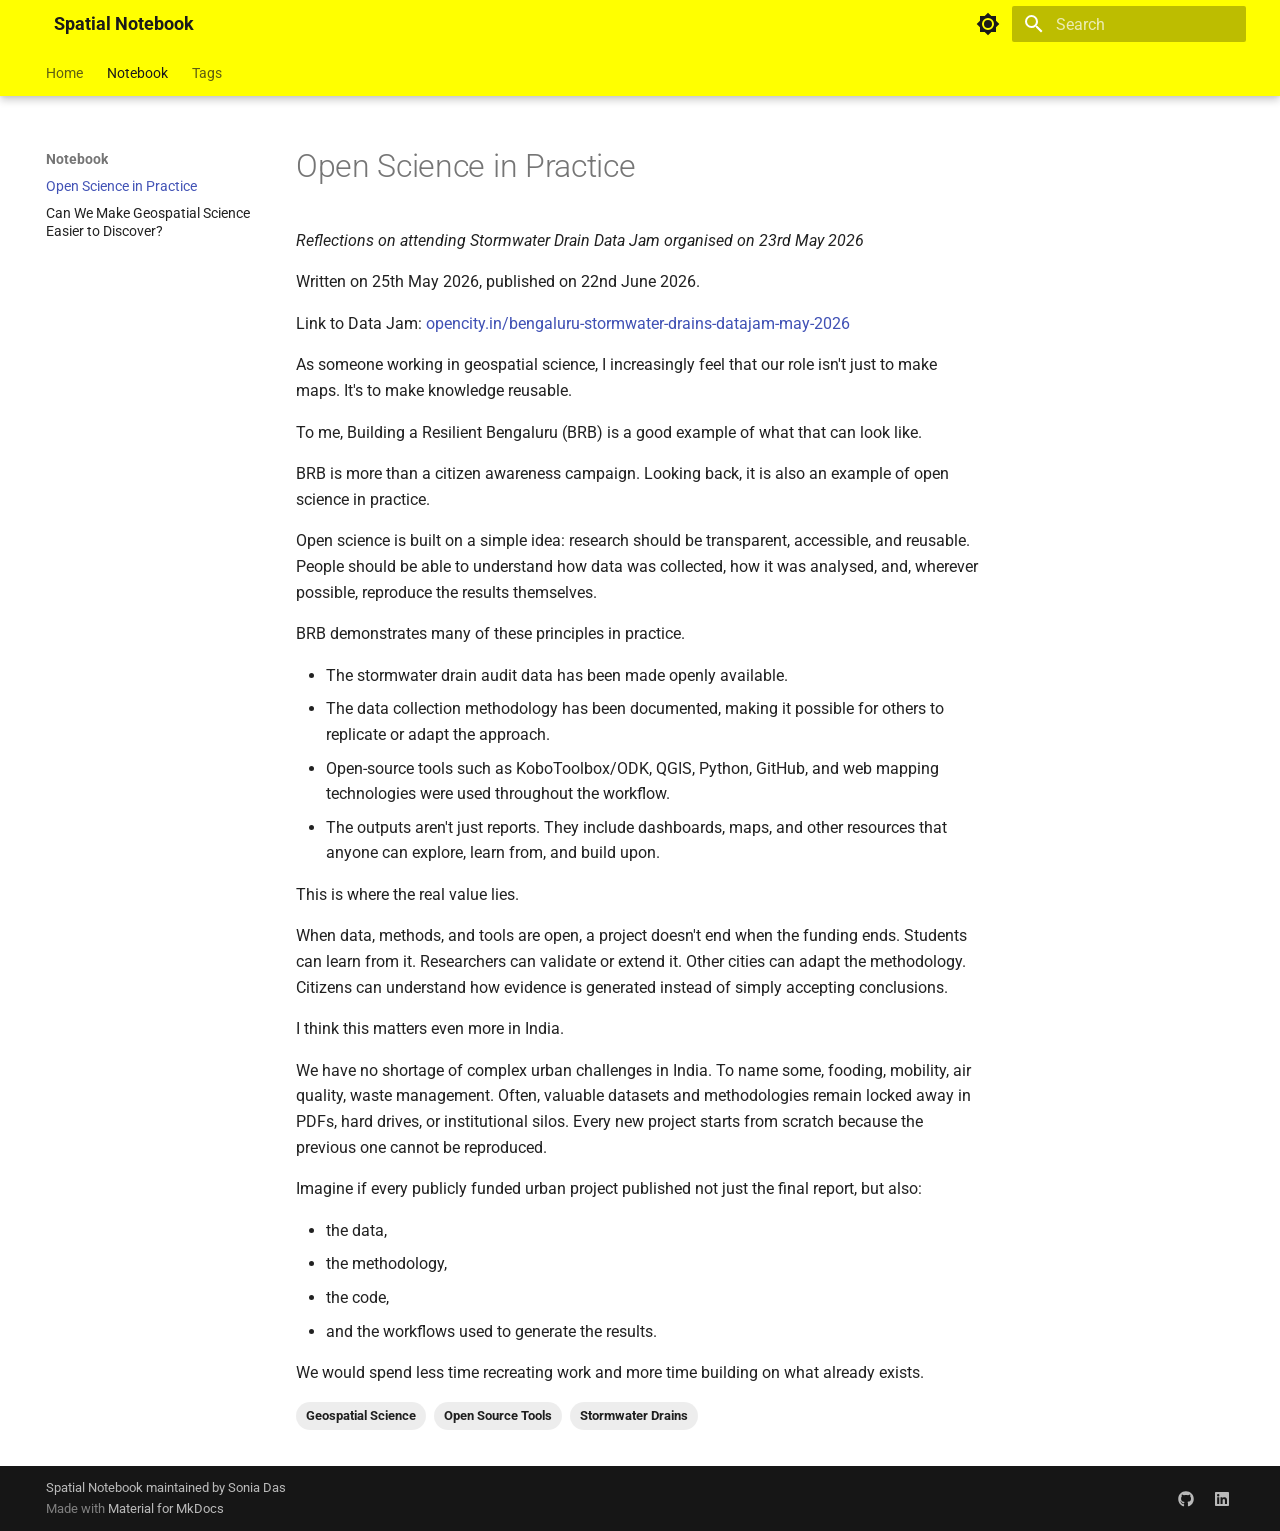
<file: Open_Science_in_Practice/index.html>
<!doctype html>
<html lang="en" class="no-js">
  <head>
    
      <meta charset="utf-8">
      <meta name="viewport" content="width=device-width,initial-scale=1">
      
      
      
        <link rel="canonical" href="https://soniadas123.github.io/spatial-notebook/Open_Science_in_Practice/">
      
      
        <link rel="prev" href="..">
      
      
        <link rel="next" href="../Can_We_Make_Geospatial_Science_Easier_to_Discover/">
      
      
        
      
      
      <link rel="icon" href="../assets/images/favicon.png">
      <meta name="generator" content="mkdocs-1.6.1, mkdocs-material-9.7.7">
    
    
      
        <title>Open Science in Practice - Spatial Notebook</title>
      
    
    
      <link rel="stylesheet" href="../assets/stylesheets/main.ec1eaa64.min.css">
      
        
        <link rel="stylesheet" href="../assets/stylesheets/palette.ab4e12ef.min.css">
      
      


    
    
      
    
    
      
        
        
        <link rel="preconnect" href="https://fonts.gstatic.com" crossorigin>
        <link rel="stylesheet" href="https://fonts.googleapis.com/css?family=Roboto:300,300i,400,400i,700,700i%7CRoboto+Mono:400,400i,700,700i&display=fallback">
        <style>:root{--md-text-font:"Roboto";--md-code-font:"Roboto Mono"}</style>
      
    
    
      <link rel="stylesheet" href="../stylesheets/extra.css">
    
    <script>__md_scope=new URL("..",location),__md_hash=e=>[...e].reduce(((e,_)=>(e<<5)-e+_.charCodeAt(0)),0),__md_get=(e,_=localStorage,t=__md_scope)=>JSON.parse(_.getItem(t.pathname+"."+e)),__md_set=(e,_,t=localStorage,a=__md_scope)=>{try{t.setItem(a.pathname+"."+e,JSON.stringify(_))}catch(e){}}</script>
    
      

    
    
  </head>
  
  
    
    
      
    
    
    
    
    <body dir="ltr" data-md-color-scheme="default" data-md-color-primary="indigo" data-md-color-accent="deep-purple">
  
    
    <input class="md-toggle" data-md-toggle="drawer" type="checkbox" id="__drawer" autocomplete="off">
    <input class="md-toggle" data-md-toggle="search" type="checkbox" id="__search" autocomplete="off">
    <label class="md-overlay" for="__drawer"></label>
    <div data-md-component="skip">
      
        
        <a href="#open-science-in-practice" class="md-skip">
          Skip to content
        </a>
      
    </div>
    <div data-md-component="announce">
      
    </div>
    
    
      

  

<header class="md-header md-header--shadow md-header--lifted" data-md-component="header">
  <nav class="md-header__inner md-grid" aria-label="Header">
    <a href=".." title="Spatial Notebook" class="md-header__button md-logo" aria-label="Spatial Notebook" data-md-component="logo">
      
  
  <svg xmlns="http://www.w3.org/2000/svg" viewBox="0 0 24 24"><path d="M12 8a3 3 0 0 0 3-3 3 3 0 0 0-3-3 3 3 0 0 0-3 3 3 3 0 0 0 3 3m0 3.54C9.64 9.35 6.5 8 3 8v11c3.5 0 6.64 1.35 9 3.54 2.36-2.19 5.5-3.54 9-3.54V8c-3.5 0-6.64 1.35-9 3.54"/></svg>

    </a>
    <label class="md-header__button md-icon" for="__drawer">
      
      <svg xmlns="http://www.w3.org/2000/svg" viewBox="0 0 24 24"><path d="M3 6h18v2H3zm0 5h18v2H3zm0 5h18v2H3z"/></svg>
    </label>
    <div class="md-header__title" data-md-component="header-title">
      <div class="md-header__ellipsis">
        <div class="md-header__topic">
          <span class="md-ellipsis">
            Spatial Notebook
          </span>
        </div>
        <div class="md-header__topic" data-md-component="header-topic">
          <span class="md-ellipsis">
            
              Open Science in Practice
            
          </span>
        </div>
      </div>
    </div>
    
      
        <form class="md-header__option" data-md-component="palette">
  
    
    
    
    <input class="md-option" data-md-color-media="" data-md-color-scheme="default" data-md-color-primary="indigo" data-md-color-accent="deep-purple"  aria-label="Switch to dark mode"  type="radio" name="__palette" id="__palette_0">
    
      <label class="md-header__button md-icon" title="Switch to dark mode" for="__palette_1" hidden>
        <svg xmlns="http://www.w3.org/2000/svg" viewBox="0 0 24 24"><path d="M12 8a4 4 0 0 0-4 4 4 4 0 0 0 4 4 4 4 0 0 0 4-4 4 4 0 0 0-4-4m0 10a6 6 0 0 1-6-6 6 6 0 0 1 6-6 6 6 0 0 1 6 6 6 6 0 0 1-6 6m8-9.31V4h-4.69L12 .69 8.69 4H4v4.69L.69 12 4 15.31V20h4.69L12 23.31 15.31 20H20v-4.69L23.31 12z"/></svg>
      </label>
    
  
    
    
    
    <input class="md-option" data-md-color-media="" data-md-color-scheme="slate" data-md-color-primary="indigo" data-md-color-accent="deep-purple"  aria-label="Switch to light mode"  type="radio" name="__palette" id="__palette_1">
    
      <label class="md-header__button md-icon" title="Switch to light mode" for="__palette_0" hidden>
        <svg xmlns="http://www.w3.org/2000/svg" viewBox="0 0 24 24"><path d="M12 18c-.89 0-1.74-.2-2.5-.55C11.56 16.5 13 14.42 13 12s-1.44-4.5-3.5-5.45C10.26 6.2 11.11 6 12 6a6 6 0 0 1 6 6 6 6 0 0 1-6 6m8-9.31V4h-4.69L12 .69 8.69 4H4v4.69L.69 12 4 15.31V20h4.69L12 23.31 15.31 20H20v-4.69L23.31 12z"/></svg>
      </label>
    
  
</form>
      
    
    
      <script>var palette=__md_get("__palette");if(palette&&palette.color){if("(prefers-color-scheme)"===palette.color.media){var media=matchMedia("(prefers-color-scheme: light)"),input=document.querySelector(media.matches?"[data-md-color-media='(prefers-color-scheme: light)']":"[data-md-color-media='(prefers-color-scheme: dark)']");palette.color.media=input.getAttribute("data-md-color-media"),palette.color.scheme=input.getAttribute("data-md-color-scheme"),palette.color.primary=input.getAttribute("data-md-color-primary"),palette.color.accent=input.getAttribute("data-md-color-accent")}for(var[key,value]of Object.entries(palette.color))document.body.setAttribute("data-md-color-"+key,value)}</script>
    
    
    
      
      
        <label class="md-header__button md-icon" for="__search">
          
          <svg xmlns="http://www.w3.org/2000/svg" viewBox="0 0 24 24"><path d="M9.5 3A6.5 6.5 0 0 1 16 9.5c0 1.61-.59 3.09-1.56 4.23l.27.27h.79l5 5-1.5 1.5-5-5v-.79l-.27-.27A6.52 6.52 0 0 1 9.5 16 6.5 6.5 0 0 1 3 9.5 6.5 6.5 0 0 1 9.5 3m0 2C7 5 5 7 5 9.5S7 14 9.5 14 14 12 14 9.5 12 5 9.5 5"/></svg>
        </label>
        <div class="md-search" data-md-component="search" role="dialog">
  <label class="md-search__overlay" for="__search"></label>
  <div class="md-search__inner" role="search">
    <form class="md-search__form" name="search">
      <input type="text" class="md-search__input" name="query" aria-label="Search" placeholder="Search" autocapitalize="off" autocorrect="off" autocomplete="off" spellcheck="false" data-md-component="search-query" required>
      <label class="md-search__icon md-icon" for="__search">
        
        <svg xmlns="http://www.w3.org/2000/svg" viewBox="0 0 24 24"><path d="M9.5 3A6.5 6.5 0 0 1 16 9.5c0 1.61-.59 3.09-1.56 4.23l.27.27h.79l5 5-1.5 1.5-5-5v-.79l-.27-.27A6.52 6.52 0 0 1 9.5 16 6.5 6.5 0 0 1 3 9.5 6.5 6.5 0 0 1 9.5 3m0 2C7 5 5 7 5 9.5S7 14 9.5 14 14 12 14 9.5 12 5 9.5 5"/></svg>
        
        <svg xmlns="http://www.w3.org/2000/svg" viewBox="0 0 24 24"><path d="M20 11v2H8l5.5 5.5-1.42 1.42L4.16 12l7.92-7.92L13.5 5.5 8 11z"/></svg>
      </label>
      <nav class="md-search__options" aria-label="Search">
        
        <button type="reset" class="md-search__icon md-icon" title="Clear" aria-label="Clear" tabindex="-1">
          
          <svg xmlns="http://www.w3.org/2000/svg" viewBox="0 0 24 24"><path d="M19 6.41 17.59 5 12 10.59 6.41 5 5 6.41 10.59 12 5 17.59 6.41 19 12 13.41 17.59 19 19 17.59 13.41 12z"/></svg>
        </button>
      </nav>
      
        <div class="md-search__suggest" data-md-component="search-suggest"></div>
      
    </form>
    <div class="md-search__output">
      <div class="md-search__scrollwrap" tabindex="0" data-md-scrollfix>
        <div class="md-search-result" data-md-component="search-result">
          <div class="md-search-result__meta">
            Initializing search
          </div>
          <ol class="md-search-result__list" role="presentation"></ol>
        </div>
      </div>
    </div>
  </div>
</div>
      
    
    
  </nav>
  
    
      
<nav class="md-tabs" aria-label="Tabs" data-md-component="tabs">
  <div class="md-grid">
    <ul class="md-tabs__list">
      
        
  
  
  
  
    <li class="md-tabs__item">
      <a href=".." class="md-tabs__link">
        
  
  
    
  
  Home

      </a>
    </li>
  

      
        
  
  
  
    
  
  
    
    
      <li class="md-tabs__item md-tabs__item--active">
        <a href="./" class="md-tabs__link">
          
  
  
    
  
  Notebook

        </a>
      </li>
    
  

      
        
  
  
  
  
    <li class="md-tabs__item">
      <a href="../tags/" class="md-tabs__link">
        
  
  
    
  
  Tags

      </a>
    </li>
  

      
    </ul>
  </div>
</nav>
    
  
</header>
    
    <div class="md-container" data-md-component="container">
      
      
        
      
      <main class="md-main" data-md-component="main">
        <div class="md-main__inner md-grid">
          
            
              
              <div class="md-sidebar md-sidebar--primary" data-md-component="sidebar" data-md-type="navigation" >
                <div class="md-sidebar__scrollwrap">
                  <div class="md-sidebar__inner">
                    


  


<nav class="md-nav md-nav--primary md-nav--lifted" aria-label="Navigation" data-md-level="0">
  <label class="md-nav__title" for="__drawer">
    <a href=".." title="Spatial Notebook" class="md-nav__button md-logo" aria-label="Spatial Notebook" data-md-component="logo">
      
  
  <svg xmlns="http://www.w3.org/2000/svg" viewBox="0 0 24 24"><path d="M12 8a3 3 0 0 0 3-3 3 3 0 0 0-3-3 3 3 0 0 0-3 3 3 3 0 0 0 3 3m0 3.54C9.64 9.35 6.5 8 3 8v11c3.5 0 6.64 1.35 9 3.54 2.36-2.19 5.5-3.54 9-3.54V8c-3.5 0-6.64 1.35-9 3.54"/></svg>

    </a>
    Spatial Notebook
  </label>
  
  <ul class="md-nav__list" data-md-scrollfix>
    
      
      
  
  
  
  
    <li class="md-nav__item">
      <a href=".." class="md-nav__link">
        
  
  
  <span class="md-ellipsis">
    
  
    Home
  

    
  </span>
  
  

      </a>
    </li>
  

    
      
      
  
  
    
  
  
  
    
    
      
        
      
        
      
    
    
    
      
        
        
      
      
    
    
    <li class="md-nav__item md-nav__item--active md-nav__item--section md-nav__item--nested">
      
        
        
        <input class="md-nav__toggle md-toggle " type="checkbox" id="__nav_2" checked>
        
          
          <label class="md-nav__link" for="__nav_2" id="__nav_2_label" tabindex="">
            
  
  
  <span class="md-ellipsis">
    
  
    Notebook
  

    
  </span>
  
  

            <span class="md-nav__icon md-icon"></span>
          </label>
        
        <nav class="md-nav" data-md-level="1" aria-labelledby="__nav_2_label" aria-expanded="true">
          <label class="md-nav__title" for="__nav_2">
            <span class="md-nav__icon md-icon"></span>
            
  
    Notebook
  

          </label>
          <ul class="md-nav__list" data-md-scrollfix>
            
              
                
  
  
    
  
  
  
    <li class="md-nav__item md-nav__item--active">
      
      <input class="md-nav__toggle md-toggle" type="checkbox" id="__toc">
      
      
        
      
      
      <a href="./" class="md-nav__link md-nav__link--active">
        
  
  
  <span class="md-ellipsis">
    
  
    Open Science in Practice
  

    
  </span>
  
  

      </a>
      
    </li>
  

              
            
              
                
  
  
  
  
    <li class="md-nav__item">
      <a href="../Can_We_Make_Geospatial_Science_Easier_to_Discover/" class="md-nav__link">
        
  
  
  <span class="md-ellipsis">
    
  
    Can We Make Geospatial Science Easier to Discover?
  

    
  </span>
  
  

      </a>
    </li>
  

              
            
          </ul>
        </nav>
      
    </li>
  

    
      
      
  
  
  
  
    <li class="md-nav__item">
      <a href="../tags/" class="md-nav__link">
        
  
  
  <span class="md-ellipsis">
    
  
    Tags
  

    
  </span>
  
  

      </a>
    </li>
  

    
  </ul>
</nav>
                  </div>
                </div>
              </div>
            
            
              
              <div class="md-sidebar md-sidebar--secondary" data-md-component="sidebar" data-md-type="toc" >
                <div class="md-sidebar__scrollwrap">
                  <div class="md-sidebar__inner">
                    

<nav class="md-nav md-nav--secondary" aria-label="Table of contents">
  
  
  
    
  
  
</nav>
                  </div>
                </div>
              </div>
            
          
          
            <div class="md-content" data-md-component="content">
              
              <article class="md-content__inner md-typeset">
                
                  

<h1 id="open-science-in-practice">Open Science in Practice<a class="headerlink" href="#open-science-in-practice" title="Permanent link">&para;</a></h1>
<p><em>Reflections on attending Stormwater Drain Data Jam organised on 23rd May 2026</em></p>
<p>Written on 25th May 2026, published on 22nd June 2026.</p>
<p>Link to Data Jam: <a href="https://opencity.in/bengaluru-stormwater-drains-datajam-may-2026/">opencity.in/bengaluru-stormwater-drains-datajam-may-2026</a></p>
<p>As someone working in geospatial science, I increasingly feel that our role isn't just to make maps. It's to make knowledge reusable.</p>
<p>To me, Building a Resilient Bengaluru (BRB) is a good example of what that can look like.</p>
<p>BRB is more than  a citizen awareness  campaign. Looking back, it is also an example of open science in practice.</p>
<p>Open science is built on a simple idea: research should be transparent, accessible, and reusable. People should be able to understand how data was collected, how it was analysed, and, wherever possible, reproduce the results themselves.</p>
<p>BRB demonstrates many of these principles in practice.</p>
<ul>
<li>The stormwater drain audit data has been made openly available.</li>
<li>The data collection methodology has been documented, making it possible for others to replicate or adapt the approach.</li>
<li>Open-source tools such as KoboToolbox/ODK, QGIS, Python, GitHub, and web mapping technologies were used throughout the workflow.</li>
<li>The outputs aren't just reports. They include dashboards, maps, and other resources that anyone can explore, learn from, and build upon.</li>
</ul>
<p>This is where the real value lies.</p>
<p>When data, methods, and tools are open, a project doesn't end when the funding ends. Students can learn from it. Researchers can validate or extend it. Other cities can adapt the methodology. Citizens can understand how evidence is generated instead of simply accepting conclusions.</p>
<p>I think this matters even more in India.</p>
<p>We have no shortage of complex urban challenges in India. To name some, fooding, mobility, air quality, waste management. Often, valuable datasets and methodologies remain locked away in PDFs, hard drives, or institutional silos. Every new project starts from scratch because the previous one cannot be reproduced.</p>
<p>Imagine if every publicly funded urban project published not just the final report, but also:</p>
<ul>
<li>the data,</li>
<li>the methodology,</li>
<li>the code,</li>
<li>and the workflows used to generate the results.</li>
</ul>
<p>We would spend less time recreating work and more time building on what already exists.</p>


  <nav class="md-tags" >
    
      
      
      
      
        <a href="../tags/#tag:geospatial-science" class="md-tag">Geospatial Science</a>
      
    
      
      
      
      
        <a href="../tags/#tag:open-source-tools" class="md-tag">Open Source Tools</a>
      
    
      
      
      
      
        <a href="../tags/#tag:stormwater-drains" class="md-tag">Stormwater Drains</a>
      
    
  </nav>








  
  






                
              </article>
            </div>
          
          
<script>var target=document.getElementById(location.hash.slice(1));target&&target.name&&(target.checked=target.name.startsWith("__tabbed_"))</script>
        </div>
        
          <button type="button" class="md-top md-icon" data-md-component="top" hidden>
  
  <svg xmlns="http://www.w3.org/2000/svg" viewBox="0 0 24 24"><path d="M13 20h-2V8l-5.5 5.5-1.42-1.42L12 4.16l7.92 7.92-1.42 1.42L13 8z"/></svg>
  Back to top
</button>
        
      </main>
      
        <footer class="md-footer">
  
  <div class="md-footer-meta md-typeset">
    <div class="md-footer-meta__inner md-grid">
      <div class="md-copyright">
  
    <div class="md-copyright__highlight">
      Spatial Notebook maintained by <a href="https://github.com/soniadas123">Sonia Das</a>
    </div>
  
  
    Made with
    <a href="https://squidfunk.github.io/mkdocs-material/" target="_blank" rel="noopener">
      Material for MkDocs
    </a>
  
</div>
      
        
<div class="md-social">
  
    
    
    
    
      
      
    
    <a href="https://github.com/soniadas123" target="_blank" rel="noopener" title="github.com" class="md-social__link">
      <svg xmlns="http://www.w3.org/2000/svg" viewBox="0 0 512 512"><!--! Font Awesome Free 7.1.0 by @fontawesome - https://fontawesome.com License - https://fontawesome.com/license/free (Icons: CC BY 4.0, Fonts: SIL OFL 1.1, Code: MIT License) Copyright 2025 Fonticons, Inc.--><path d="M173.9 397.4c0 2-2.3 3.6-5.2 3.6-3.3.3-5.6-1.3-5.6-3.6 0-2 2.3-3.6 5.2-3.6 3-.3 5.6 1.3 5.6 3.6m-31.1-4.5c-.7 2 1.3 4.3 4.3 4.9 2.6 1 5.6 0 6.2-2s-1.3-4.3-4.3-5.2c-2.6-.7-5.5.3-6.2 2.3m44.2-1.7c-2.9.7-4.9 2.6-4.6 4.9.3 2 2.9 3.3 5.9 2.6 2.9-.7 4.9-2.6 4.6-4.6-.3-1.9-3-3.2-5.9-2.9M252.8 8C114.1 8 8 113.3 8 252c0 110.9 69.8 205.8 169.5 239.2 12.8 2.3 17.3-5.6 17.3-12.1 0-6.2-.3-40.4-.3-61.4 0 0-70 15-84.7-29.8 0 0-11.4-29.1-27.8-36.6 0 0-22.9-15.7 1.6-15.4 0 0 24.9 2 38.6 25.8 21.9 38.6 58.6 27.5 72.9 20.9 2.3-16 8.8-27.1 16-33.7-55.9-6.2-112.3-14.3-112.3-110.5 0-27.5 7.6-41.3 23.6-58.9-2.6-6.5-11.1-33.3 2.6-67.9 20.9-6.5 69 27 69 27 20-5.6 41.5-8.5 62.8-8.5s42.8 2.9 62.8 8.5c0 0 48.1-33.6 69-27 13.7 34.7 5.2 61.4 2.6 67.9 16 17.7 25.8 31.5 25.8 58.9 0 96.5-58.9 104.2-114.8 110.5 9.2 7.9 17 22.9 17 46.4 0 33.7-.3 75.4-.3 83.6 0 6.5 4.6 14.4 17.3 12.1C436.2 457.8 504 362.9 504 252 504 113.3 391.5 8 252.8 8M105.2 352.9c-1.3 1-1 3.3.7 5.2 1.6 1.6 3.9 2.3 5.2 1 1.3-1 1-3.3-.7-5.2-1.6-1.6-3.9-2.3-5.2-1m-10.8-8.1c-.7 1.3.3 2.9 2.3 3.9 1.6 1 3.6.7 4.3-.7.7-1.3-.3-2.9-2.3-3.9-2-.6-3.6-.3-4.3.7m32.4 35.6c-1.6 1.3-1 4.3 1.3 6.2 2.3 2.3 5.2 2.6 6.5 1 1.3-1.3.7-4.3-1.3-6.2-2.2-2.3-5.2-2.6-6.5-1m-11.4-14.7c-1.6 1-1.6 3.6 0 5.9s4.3 3.3 5.6 2.3c1.6-1.3 1.6-3.9 0-6.2-1.4-2.3-4-3.3-5.6-2"/></svg>
    </a>
  
    
    
    
    
      
      
    
    <a href="https://www.linkedin.com/in/sonia-das-77b05258/" target="_blank" rel="noopener" title="www.linkedin.com" class="md-social__link">
      <svg xmlns="http://www.w3.org/2000/svg" viewBox="0 0 448 512"><!--! Font Awesome Free 7.1.0 by @fontawesome - https://fontawesome.com License - https://fontawesome.com/license/free (Icons: CC BY 4.0, Fonts: SIL OFL 1.1, Code: MIT License) Copyright 2025 Fonticons, Inc.--><path d="M416 32H31.9C14.3 32 0 46.5 0 64.3v383.4C0 465.5 14.3 480 31.9 480H416c17.6 0 32-14.5 32-32.3V64.3c0-17.8-14.4-32.3-32-32.3M135.4 416H69V202.2h66.5V416zM102.2 96a38.5 38.5 0 1 1 0 77 38.5 38.5 0 1 1 0-77m282.1 320h-66.4V312c0-24.8-.5-56.7-34.5-56.7-34.6 0-39.9 27-39.9 54.9V416h-66.4V202.2h63.7v29.2h.9c8.9-16.8 30.6-34.5 62.9-34.5 67.2 0 79.7 44.3 79.7 101.9z"/></svg>
    </a>
  
</div>
      
    </div>
  </div>
</footer>
      
    </div>
    <div class="md-dialog" data-md-component="dialog">
      <div class="md-dialog__inner md-typeset"></div>
    </div>
    
    
    
      
      
      <script id="__config" type="application/json">{"annotate": null, "base": "..", "features": ["navigation.tabs", "navigation.tabs.sticky", "navigation.indexes", "navigation.top", "search.suggest", "search.highlight", "content.code.copy"], "search": "../assets/javascripts/workers/search.2c215733.min.js", "tags": null, "translations": {"clipboard.copied": "Copied to clipboard", "clipboard.copy": "Copy to clipboard", "search.result.more.one": "1 more on this page", "search.result.more.other": "# more on this page", "search.result.none": "No matching documents", "search.result.one": "1 matching document", "search.result.other": "# matching documents", "search.result.placeholder": "Type to start searching", "search.result.term.missing": "Missing", "select.version": "Select version"}, "version": null}</script>
    
    
      <script src="../assets/javascripts/bundle.d7400e89.min.js"></script>
      
    
  </body>
</html>
</file>
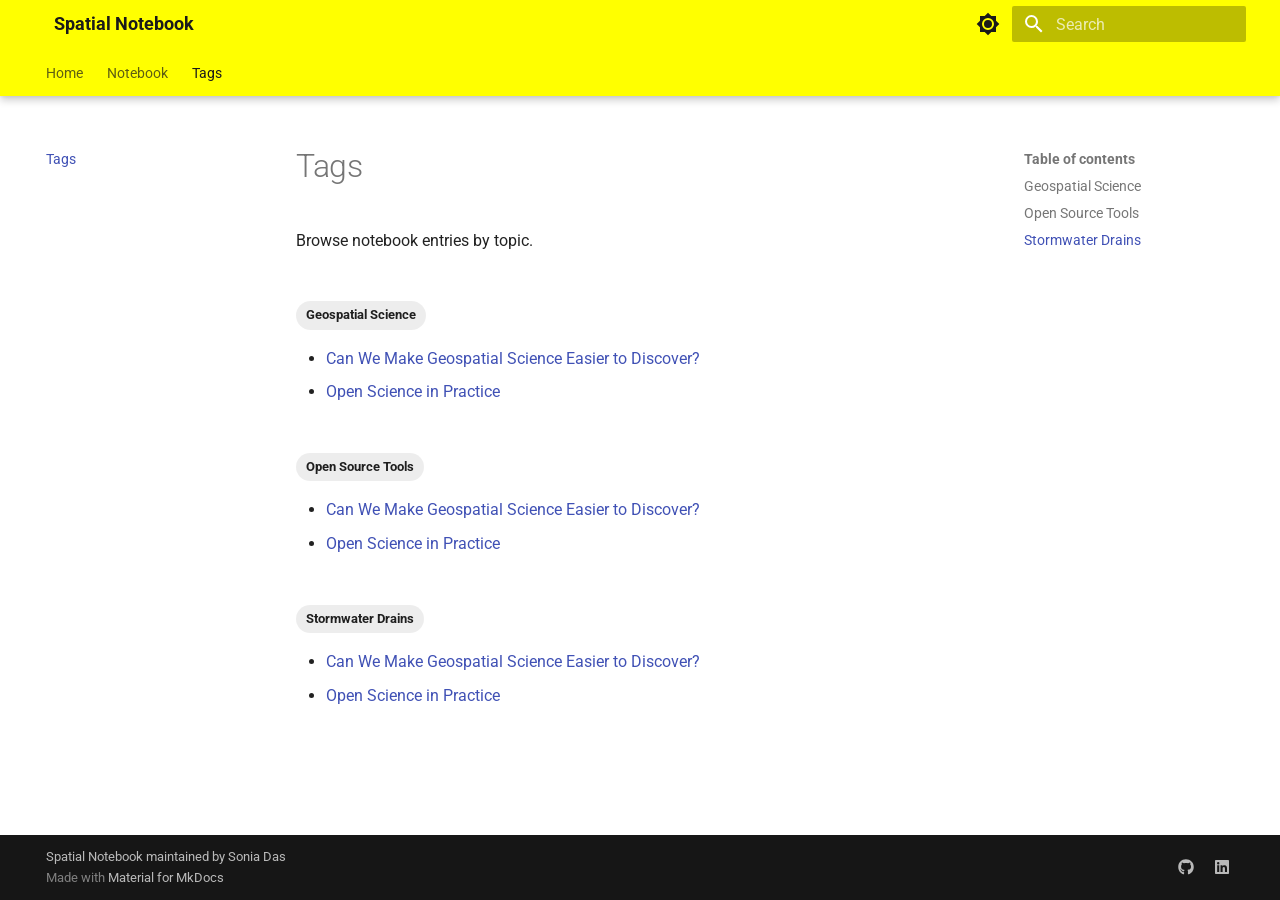
<file: tags/index.html>
<!doctype html>
<html lang="en" class="no-js">
  <head>
    
      <meta charset="utf-8">
      <meta name="viewport" content="width=device-width,initial-scale=1">
      
      
      
        <link rel="canonical" href="https://soniadas123.github.io/spatial-notebook/tags/">
      
      
        <link rel="prev" href="../Can_We_Make_Geospatial_Science_Easier_to_Discover/">
      
      
      
        
      
      
      <link rel="icon" href="../assets/images/favicon.png">
      <meta name="generator" content="mkdocs-1.6.1, mkdocs-material-9.7.7">
    
    
      
        <title>Tags - Spatial Notebook</title>
      
    
    
      <link rel="stylesheet" href="../assets/stylesheets/main.ec1eaa64.min.css">
      
        
        <link rel="stylesheet" href="../assets/stylesheets/palette.ab4e12ef.min.css">
      
      


    
    
      
    
    
      
        
        
        <link rel="preconnect" href="https://fonts.gstatic.com" crossorigin>
        <link rel="stylesheet" href="https://fonts.googleapis.com/css?family=Roboto:300,300i,400,400i,700,700i%7CRoboto+Mono:400,400i,700,700i&display=fallback">
        <style>:root{--md-text-font:"Roboto";--md-code-font:"Roboto Mono"}</style>
      
    
    
      <link rel="stylesheet" href="../stylesheets/extra.css">
    
    <script>__md_scope=new URL("..",location),__md_hash=e=>[...e].reduce(((e,_)=>(e<<5)-e+_.charCodeAt(0)),0),__md_get=(e,_=localStorage,t=__md_scope)=>JSON.parse(_.getItem(t.pathname+"."+e)),__md_set=(e,_,t=localStorage,a=__md_scope)=>{try{t.setItem(a.pathname+"."+e,JSON.stringify(_))}catch(e){}}</script>
    
      

    
    
  </head>
  
  
    
    
      
    
    
    
    
    <body dir="ltr" data-md-color-scheme="default" data-md-color-primary="indigo" data-md-color-accent="deep-purple">
  
    
    <input class="md-toggle" data-md-toggle="drawer" type="checkbox" id="__drawer" autocomplete="off">
    <input class="md-toggle" data-md-toggle="search" type="checkbox" id="__search" autocomplete="off">
    <label class="md-overlay" for="__drawer"></label>
    <div data-md-component="skip">
      
        
        <a href="#tags" class="md-skip">
          Skip to content
        </a>
      
    </div>
    <div data-md-component="announce">
      
    </div>
    
    
      

  

<header class="md-header md-header--shadow md-header--lifted" data-md-component="header">
  <nav class="md-header__inner md-grid" aria-label="Header">
    <a href=".." title="Spatial Notebook" class="md-header__button md-logo" aria-label="Spatial Notebook" data-md-component="logo">
      
  
  <svg xmlns="http://www.w3.org/2000/svg" viewBox="0 0 24 24"><path d="M12 8a3 3 0 0 0 3-3 3 3 0 0 0-3-3 3 3 0 0 0-3 3 3 3 0 0 0 3 3m0 3.54C9.64 9.35 6.5 8 3 8v11c3.5 0 6.64 1.35 9 3.54 2.36-2.19 5.5-3.54 9-3.54V8c-3.5 0-6.64 1.35-9 3.54"/></svg>

    </a>
    <label class="md-header__button md-icon" for="__drawer">
      
      <svg xmlns="http://www.w3.org/2000/svg" viewBox="0 0 24 24"><path d="M3 6h18v2H3zm0 5h18v2H3zm0 5h18v2H3z"/></svg>
    </label>
    <div class="md-header__title" data-md-component="header-title">
      <div class="md-header__ellipsis">
        <div class="md-header__topic">
          <span class="md-ellipsis">
            Spatial Notebook
          </span>
        </div>
        <div class="md-header__topic" data-md-component="header-topic">
          <span class="md-ellipsis">
            
              Tags
            
          </span>
        </div>
      </div>
    </div>
    
      
        <form class="md-header__option" data-md-component="palette">
  
    
    
    
    <input class="md-option" data-md-color-media="" data-md-color-scheme="default" data-md-color-primary="indigo" data-md-color-accent="deep-purple"  aria-label="Switch to dark mode"  type="radio" name="__palette" id="__palette_0">
    
      <label class="md-header__button md-icon" title="Switch to dark mode" for="__palette_1" hidden>
        <svg xmlns="http://www.w3.org/2000/svg" viewBox="0 0 24 24"><path d="M12 8a4 4 0 0 0-4 4 4 4 0 0 0 4 4 4 4 0 0 0 4-4 4 4 0 0 0-4-4m0 10a6 6 0 0 1-6-6 6 6 0 0 1 6-6 6 6 0 0 1 6 6 6 6 0 0 1-6 6m8-9.31V4h-4.69L12 .69 8.69 4H4v4.69L.69 12 4 15.31V20h4.69L12 23.31 15.31 20H20v-4.69L23.31 12z"/></svg>
      </label>
    
  
    
    
    
    <input class="md-option" data-md-color-media="" data-md-color-scheme="slate" data-md-color-primary="indigo" data-md-color-accent="deep-purple"  aria-label="Switch to light mode"  type="radio" name="__palette" id="__palette_1">
    
      <label class="md-header__button md-icon" title="Switch to light mode" for="__palette_0" hidden>
        <svg xmlns="http://www.w3.org/2000/svg" viewBox="0 0 24 24"><path d="M12 18c-.89 0-1.74-.2-2.5-.55C11.56 16.5 13 14.42 13 12s-1.44-4.5-3.5-5.45C10.26 6.2 11.11 6 12 6a6 6 0 0 1 6 6 6 6 0 0 1-6 6m8-9.31V4h-4.69L12 .69 8.69 4H4v4.69L.69 12 4 15.31V20h4.69L12 23.31 15.31 20H20v-4.69L23.31 12z"/></svg>
      </label>
    
  
</form>
      
    
    
      <script>var palette=__md_get("__palette");if(palette&&palette.color){if("(prefers-color-scheme)"===palette.color.media){var media=matchMedia("(prefers-color-scheme: light)"),input=document.querySelector(media.matches?"[data-md-color-media='(prefers-color-scheme: light)']":"[data-md-color-media='(prefers-color-scheme: dark)']");palette.color.media=input.getAttribute("data-md-color-media"),palette.color.scheme=input.getAttribute("data-md-color-scheme"),palette.color.primary=input.getAttribute("data-md-color-primary"),palette.color.accent=input.getAttribute("data-md-color-accent")}for(var[key,value]of Object.entries(palette.color))document.body.setAttribute("data-md-color-"+key,value)}</script>
    
    
    
      
      
        <label class="md-header__button md-icon" for="__search">
          
          <svg xmlns="http://www.w3.org/2000/svg" viewBox="0 0 24 24"><path d="M9.5 3A6.5 6.5 0 0 1 16 9.5c0 1.61-.59 3.09-1.56 4.23l.27.27h.79l5 5-1.5 1.5-5-5v-.79l-.27-.27A6.52 6.52 0 0 1 9.5 16 6.5 6.5 0 0 1 3 9.5 6.5 6.5 0 0 1 9.5 3m0 2C7 5 5 7 5 9.5S7 14 9.5 14 14 12 14 9.5 12 5 9.5 5"/></svg>
        </label>
        <div class="md-search" data-md-component="search" role="dialog">
  <label class="md-search__overlay" for="__search"></label>
  <div class="md-search__inner" role="search">
    <form class="md-search__form" name="search">
      <input type="text" class="md-search__input" name="query" aria-label="Search" placeholder="Search" autocapitalize="off" autocorrect="off" autocomplete="off" spellcheck="false" data-md-component="search-query" required>
      <label class="md-search__icon md-icon" for="__search">
        
        <svg xmlns="http://www.w3.org/2000/svg" viewBox="0 0 24 24"><path d="M9.5 3A6.5 6.5 0 0 1 16 9.5c0 1.61-.59 3.09-1.56 4.23l.27.27h.79l5 5-1.5 1.5-5-5v-.79l-.27-.27A6.52 6.52 0 0 1 9.5 16 6.5 6.5 0 0 1 3 9.5 6.5 6.5 0 0 1 9.5 3m0 2C7 5 5 7 5 9.5S7 14 9.5 14 14 12 14 9.5 12 5 9.5 5"/></svg>
        
        <svg xmlns="http://www.w3.org/2000/svg" viewBox="0 0 24 24"><path d="M20 11v2H8l5.5 5.5-1.42 1.42L4.16 12l7.92-7.92L13.5 5.5 8 11z"/></svg>
      </label>
      <nav class="md-search__options" aria-label="Search">
        
        <button type="reset" class="md-search__icon md-icon" title="Clear" aria-label="Clear" tabindex="-1">
          
          <svg xmlns="http://www.w3.org/2000/svg" viewBox="0 0 24 24"><path d="M19 6.41 17.59 5 12 10.59 6.41 5 5 6.41 10.59 12 5 17.59 6.41 19 12 13.41 17.59 19 19 17.59 13.41 12z"/></svg>
        </button>
      </nav>
      
        <div class="md-search__suggest" data-md-component="search-suggest"></div>
      
    </form>
    <div class="md-search__output">
      <div class="md-search__scrollwrap" tabindex="0" data-md-scrollfix>
        <div class="md-search-result" data-md-component="search-result">
          <div class="md-search-result__meta">
            Initializing search
          </div>
          <ol class="md-search-result__list" role="presentation"></ol>
        </div>
      </div>
    </div>
  </div>
</div>
      
    
    
  </nav>
  
    
      
<nav class="md-tabs" aria-label="Tabs" data-md-component="tabs">
  <div class="md-grid">
    <ul class="md-tabs__list">
      
        
  
  
  
  
    <li class="md-tabs__item">
      <a href=".." class="md-tabs__link">
        
  
  
    
  
  Home

      </a>
    </li>
  

      
        
  
  
  
  
    
    
      <li class="md-tabs__item">
        <a href="../Open_Science_in_Practice/" class="md-tabs__link">
          
  
  
    
  
  Notebook

        </a>
      </li>
    
  

      
        
  
  
  
    
  
  
    <li class="md-tabs__item md-tabs__item--active">
      <a href="./" class="md-tabs__link">
        
  
  
    
  
  Tags

      </a>
    </li>
  

      
    </ul>
  </div>
</nav>
    
  
</header>
    
    <div class="md-container" data-md-component="container">
      
      
        
      
      <main class="md-main" data-md-component="main">
        <div class="md-main__inner md-grid">
          
            
              
              <div class="md-sidebar md-sidebar--primary" data-md-component="sidebar" data-md-type="navigation" >
                <div class="md-sidebar__scrollwrap">
                  <div class="md-sidebar__inner">
                    


  


<nav class="md-nav md-nav--primary md-nav--lifted" aria-label="Navigation" data-md-level="0">
  <label class="md-nav__title" for="__drawer">
    <a href=".." title="Spatial Notebook" class="md-nav__button md-logo" aria-label="Spatial Notebook" data-md-component="logo">
      
  
  <svg xmlns="http://www.w3.org/2000/svg" viewBox="0 0 24 24"><path d="M12 8a3 3 0 0 0 3-3 3 3 0 0 0-3-3 3 3 0 0 0-3 3 3 3 0 0 0 3 3m0 3.54C9.64 9.35 6.5 8 3 8v11c3.5 0 6.64 1.35 9 3.54 2.36-2.19 5.5-3.54 9-3.54V8c-3.5 0-6.64 1.35-9 3.54"/></svg>

    </a>
    Spatial Notebook
  </label>
  
  <ul class="md-nav__list" data-md-scrollfix>
    
      
      
  
  
  
  
    <li class="md-nav__item">
      <a href=".." class="md-nav__link">
        
  
  
  <span class="md-ellipsis">
    
  
    Home
  

    
  </span>
  
  

      </a>
    </li>
  

    
      
      
  
  
  
  
    
    
      
        
      
        
      
    
    
    
      
      
    
    
    <li class="md-nav__item md-nav__item--nested">
      
        
        
        <input class="md-nav__toggle md-toggle " type="checkbox" id="__nav_2" >
        
          
          <label class="md-nav__link" for="__nav_2" id="__nav_2_label" tabindex="0">
            
  
  
  <span class="md-ellipsis">
    
  
    Notebook
  

    
  </span>
  
  

            <span class="md-nav__icon md-icon"></span>
          </label>
        
        <nav class="md-nav" data-md-level="1" aria-labelledby="__nav_2_label" aria-expanded="false">
          <label class="md-nav__title" for="__nav_2">
            <span class="md-nav__icon md-icon"></span>
            
  
    Notebook
  

          </label>
          <ul class="md-nav__list" data-md-scrollfix>
            
              
                
  
  
  
  
    <li class="md-nav__item">
      <a href="../Open_Science_in_Practice/" class="md-nav__link">
        
  
  
  <span class="md-ellipsis">
    
  
    Open Science in Practice
  

    
  </span>
  
  

      </a>
    </li>
  

              
            
              
                
  
  
  
  
    <li class="md-nav__item">
      <a href="../Can_We_Make_Geospatial_Science_Easier_to_Discover/" class="md-nav__link">
        
  
  
  <span class="md-ellipsis">
    
  
    Can We Make Geospatial Science Easier to Discover?
  

    
  </span>
  
  

      </a>
    </li>
  

              
            
          </ul>
        </nav>
      
    </li>
  

    
      
      
  
  
    
  
  
  
    <li class="md-nav__item md-nav__item--active">
      
      <input class="md-nav__toggle md-toggle" type="checkbox" id="__toc">
      
      
        
      
      
        <label class="md-nav__link md-nav__link--active" for="__toc">
          
  
  
  <span class="md-ellipsis">
    
  
    Tags
  

    
  </span>
  
  

          <span class="md-nav__icon md-icon"></span>
        </label>
      
      <a href="./" class="md-nav__link md-nav__link--active">
        
  
  
  <span class="md-ellipsis">
    
  
    Tags
  

    
  </span>
  
  

      </a>
      
        

<nav class="md-nav md-nav--secondary" aria-label="Table of contents">
  
  
  
    
  
  
    <label class="md-nav__title" for="__toc">
      <span class="md-nav__icon md-icon"></span>
      Table of contents
    </label>
    <ul class="md-nav__list" data-md-component="toc" data-md-scrollfix>
      
        <li class="md-nav__item">
  <a href="#tag:geospatial-science" class="md-nav__link">
    <span class="md-ellipsis">
      
        Geospatial Science
      
    </span>
  </a>
  
</li>
      
        <li class="md-nav__item">
  <a href="#tag:open-source-tools" class="md-nav__link">
    <span class="md-ellipsis">
      
        Open Source Tools
      
    </span>
  </a>
  
</li>
      
        <li class="md-nav__item">
  <a href="#tag:stormwater-drains" class="md-nav__link">
    <span class="md-ellipsis">
      
        Stormwater Drains
      
    </span>
  </a>
  
</li>
      
    </ul>
  
</nav>
      
    </li>
  

    
  </ul>
</nav>
                  </div>
                </div>
              </div>
            
            
              
              <div class="md-sidebar md-sidebar--secondary" data-md-component="sidebar" data-md-type="toc" >
                <div class="md-sidebar__scrollwrap">
                  <div class="md-sidebar__inner">
                    

<nav class="md-nav md-nav--secondary" aria-label="Table of contents">
  
  
  
    
  
  
    <label class="md-nav__title" for="__toc">
      <span class="md-nav__icon md-icon"></span>
      Table of contents
    </label>
    <ul class="md-nav__list" data-md-component="toc" data-md-scrollfix>
      
        <li class="md-nav__item">
  <a href="#tag:geospatial-science" class="md-nav__link">
    <span class="md-ellipsis">
      
        Geospatial Science
      
    </span>
  </a>
  
</li>
      
        <li class="md-nav__item">
  <a href="#tag:open-source-tools" class="md-nav__link">
    <span class="md-ellipsis">
      
        Open Source Tools
      
    </span>
  </a>
  
</li>
      
        <li class="md-nav__item">
  <a href="#tag:stormwater-drains" class="md-nav__link">
    <span class="md-ellipsis">
      
        Stormwater Drains
      
    </span>
  </a>
  
</li>
      
    </ul>
  
</nav>
                  </div>
                </div>
              </div>
            
          
          
            <div class="md-content" data-md-component="content">
              
              <article class="md-content__inner md-typeset">
                
                  

<h1 id="tags">Tags<a class="headerlink" href="#tags" title="Permanent link">&para;</a></h1>
<p>Browse notebook entries by topic.</p>


  <h2 id="tag:geospatial-science">


<span class="md-tag">Geospatial Science</span><a class="headerlink" href="#tag:geospatial-science" title="Permanent link">&para;</a></h2>
  <ul>
    
      <li>
        <a href="../Can_We_Make_Geospatial_Science_Easier_to_Discover/">
          Can We Make Geospatial Science Easier to Discover?
        </a>
      </li>
    
      <li>
        <a href="../Open_Science_in_Practice/">
          Open Science in Practice
        </a>
      </li>
    
    
  </ul>



  <h2 id="tag:open-source-tools">


<span class="md-tag">Open Source Tools</span><a class="headerlink" href="#tag:open-source-tools" title="Permanent link">&para;</a></h2>
  <ul>
    
      <li>
        <a href="../Can_We_Make_Geospatial_Science_Easier_to_Discover/">
          Can We Make Geospatial Science Easier to Discover?
        </a>
      </li>
    
      <li>
        <a href="../Open_Science_in_Practice/">
          Open Science in Practice
        </a>
      </li>
    
    
  </ul>



  <h2 id="tag:stormwater-drains">


<span class="md-tag">Stormwater Drains</span><a class="headerlink" href="#tag:stormwater-drains" title="Permanent link">&para;</a></h2>
  <ul>
    
      <li>
        <a href="../Can_We_Make_Geospatial_Science_Easier_to_Discover/">
          Can We Make Geospatial Science Easier to Discover?
        </a>
      </li>
    
      <li>
        <a href="../Open_Science_in_Practice/">
          Open Science in Practice
        </a>
      </li>
    
    
  </ul>















                
              </article>
            </div>
          
          
<script>var target=document.getElementById(location.hash.slice(1));target&&target.name&&(target.checked=target.name.startsWith("__tabbed_"))</script>
        </div>
        
          <button type="button" class="md-top md-icon" data-md-component="top" hidden>
  
  <svg xmlns="http://www.w3.org/2000/svg" viewBox="0 0 24 24"><path d="M13 20h-2V8l-5.5 5.5-1.42-1.42L12 4.16l7.92 7.92-1.42 1.42L13 8z"/></svg>
  Back to top
</button>
        
      </main>
      
        <footer class="md-footer">
  
  <div class="md-footer-meta md-typeset">
    <div class="md-footer-meta__inner md-grid">
      <div class="md-copyright">
  
    <div class="md-copyright__highlight">
      Spatial Notebook maintained by <a href="https://github.com/soniadas123">Sonia Das</a>
    </div>
  
  
    Made with
    <a href="https://squidfunk.github.io/mkdocs-material/" target="_blank" rel="noopener">
      Material for MkDocs
    </a>
  
</div>
      
        
<div class="md-social">
  
    
    
    
    
      
      
    
    <a href="https://github.com/soniadas123" target="_blank" rel="noopener" title="github.com" class="md-social__link">
      <svg xmlns="http://www.w3.org/2000/svg" viewBox="0 0 512 512"><!--! Font Awesome Free 7.1.0 by @fontawesome - https://fontawesome.com License - https://fontawesome.com/license/free (Icons: CC BY 4.0, Fonts: SIL OFL 1.1, Code: MIT License) Copyright 2025 Fonticons, Inc.--><path d="M173.9 397.4c0 2-2.3 3.6-5.2 3.6-3.3.3-5.6-1.3-5.6-3.6 0-2 2.3-3.6 5.2-3.6 3-.3 5.6 1.3 5.6 3.6m-31.1-4.5c-.7 2 1.3 4.3 4.3 4.9 2.6 1 5.6 0 6.2-2s-1.3-4.3-4.3-5.2c-2.6-.7-5.5.3-6.2 2.3m44.2-1.7c-2.9.7-4.9 2.6-4.6 4.9.3 2 2.9 3.3 5.9 2.6 2.9-.7 4.9-2.6 4.6-4.6-.3-1.9-3-3.2-5.9-2.9M252.8 8C114.1 8 8 113.3 8 252c0 110.9 69.8 205.8 169.5 239.2 12.8 2.3 17.3-5.6 17.3-12.1 0-6.2-.3-40.4-.3-61.4 0 0-70 15-84.7-29.8 0 0-11.4-29.1-27.8-36.6 0 0-22.9-15.7 1.6-15.4 0 0 24.9 2 38.6 25.8 21.9 38.6 58.6 27.5 72.9 20.9 2.3-16 8.8-27.1 16-33.7-55.9-6.2-112.3-14.3-112.3-110.5 0-27.5 7.6-41.3 23.6-58.9-2.6-6.5-11.1-33.3 2.6-67.9 20.9-6.5 69 27 69 27 20-5.6 41.5-8.5 62.8-8.5s42.8 2.9 62.8 8.5c0 0 48.1-33.6 69-27 13.7 34.7 5.2 61.4 2.6 67.9 16 17.7 25.8 31.5 25.8 58.9 0 96.5-58.9 104.2-114.8 110.5 9.2 7.9 17 22.9 17 46.4 0 33.7-.3 75.4-.3 83.6 0 6.5 4.6 14.4 17.3 12.1C436.2 457.8 504 362.9 504 252 504 113.3 391.5 8 252.8 8M105.2 352.9c-1.3 1-1 3.3.7 5.2 1.6 1.6 3.9 2.3 5.2 1 1.3-1 1-3.3-.7-5.2-1.6-1.6-3.9-2.3-5.2-1m-10.8-8.1c-.7 1.3.3 2.9 2.3 3.9 1.6 1 3.6.7 4.3-.7.7-1.3-.3-2.9-2.3-3.9-2-.6-3.6-.3-4.3.7m32.4 35.6c-1.6 1.3-1 4.3 1.3 6.2 2.3 2.3 5.2 2.6 6.5 1 1.3-1.3.7-4.3-1.3-6.2-2.2-2.3-5.2-2.6-6.5-1m-11.4-14.7c-1.6 1-1.6 3.6 0 5.9s4.3 3.3 5.6 2.3c1.6-1.3 1.6-3.9 0-6.2-1.4-2.3-4-3.3-5.6-2"/></svg>
    </a>
  
    
    
    
    
      
      
    
    <a href="https://www.linkedin.com/in/sonia-das-77b05258/" target="_blank" rel="noopener" title="www.linkedin.com" class="md-social__link">
      <svg xmlns="http://www.w3.org/2000/svg" viewBox="0 0 448 512"><!--! Font Awesome Free 7.1.0 by @fontawesome - https://fontawesome.com License - https://fontawesome.com/license/free (Icons: CC BY 4.0, Fonts: SIL OFL 1.1, Code: MIT License) Copyright 2025 Fonticons, Inc.--><path d="M416 32H31.9C14.3 32 0 46.5 0 64.3v383.4C0 465.5 14.3 480 31.9 480H416c17.6 0 32-14.5 32-32.3V64.3c0-17.8-14.4-32.3-32-32.3M135.4 416H69V202.2h66.5V416zM102.2 96a38.5 38.5 0 1 1 0 77 38.5 38.5 0 1 1 0-77m282.1 320h-66.4V312c0-24.8-.5-56.7-34.5-56.7-34.6 0-39.9 27-39.9 54.9V416h-66.4V202.2h63.7v29.2h.9c8.9-16.8 30.6-34.5 62.9-34.5 67.2 0 79.7 44.3 79.7 101.9z"/></svg>
    </a>
  
</div>
      
    </div>
  </div>
</footer>
      
    </div>
    <div class="md-dialog" data-md-component="dialog">
      <div class="md-dialog__inner md-typeset"></div>
    </div>
    
    
    
      
      
      <script id="__config" type="application/json">{"annotate": null, "base": "..", "features": ["navigation.tabs", "navigation.tabs.sticky", "navigation.indexes", "navigation.top", "search.suggest", "search.highlight", "content.code.copy"], "search": "../assets/javascripts/workers/search.2c215733.min.js", "tags": null, "translations": {"clipboard.copied": "Copied to clipboard", "clipboard.copy": "Copy to clipboard", "search.result.more.one": "1 more on this page", "search.result.more.other": "# more on this page", "search.result.none": "No matching documents", "search.result.one": "1 matching document", "search.result.other": "# matching documents", "search.result.placeholder": "Type to start searching", "search.result.term.missing": "Missing", "select.version": "Select version"}, "version": null}</script>
    
    
      <script src="../assets/javascripts/bundle.d7400e89.min.js"></script>
      
    
  </body>
</html>
</file>
<file: stylesheets/extra.css>
/* Spatial Notebook custom styling */

/* Header + tabs bar - single yellow color.
   Overriding --md-primary-fg-color at :root doesn't work because
   Material sets it directly on <body> via [data-md-color-primary],
   so <body> never inherits the :root value. Target the elements
   directly instead. */
.md-header,
.md-tabs {
  background-color: #FFFF00 !important;
  color: #1a1a1a !important;
}

/* Hide the default logo icon in the header */
.md-header__button.md-logo {
  display: none !important;
}
</file>
<file: assets/stylesheets/main.ec1eaa64.min.css>
@charset "UTF-8";html{-webkit-text-size-adjust:none;-moz-text-size-adjust:none;text-size-adjust:none;box-sizing:border-box}*,:after,:before{box-sizing:inherit}@media (prefers-reduced-motion){*,:after,:before{transition:none!important}}body{margin:0}a,button,input,label{-webkit-tap-highlight-color:transparent}a{color:inherit;text-decoration:none}hr{border:0;box-sizing:initial;display:block;height:.05rem;overflow:visible;padding:0}small{font-size:80%}sub,sup{line-height:1em}img{border-style:none}table{border-collapse:initial;border-spacing:0}td,th{font-weight:400;vertical-align:top}button{background:#0000;border:0;font-family:inherit;font-size:inherit;margin:0;padding:0}input{border:0;outline:none}:root{--md-primary-fg-color:#4051b5;--md-primary-fg-color--light:#5d6cc0;--md-primary-fg-color--dark:#303fa1;--md-primary-bg-color:#fff;--md-primary-bg-color--light:#ffffffb3;--md-accent-fg-color:#526cfe;--md-accent-fg-color--transparent:#526cfe1a;--md-accent-bg-color:#fff;--md-accent-bg-color--light:#ffffffb3}[data-md-color-scheme=default]{color-scheme:light}[data-md-color-scheme=default] img[src$="#gh-dark-mode-only"],[data-md-color-scheme=default] img[src$="#only-dark"]{display:none}:root,[data-md-color-scheme=default]{--md-hue:225deg;--md-default-fg-color:#000000de;--md-default-fg-color--light:#0000008a;--md-default-fg-color--lighter:#00000052;--md-default-fg-color--lightest:#00000012;--md-default-bg-color:#fff;--md-default-bg-color--light:#ffffffb3;--md-default-bg-color--lighter:#ffffff4d;--md-default-bg-color--lightest:#ffffff1f;--md-code-fg-color:#36464e;--md-code-bg-color:#f5f5f5;--md-code-bg-color--light:#f5f5f5b3;--md-code-bg-color--lighter:#f5f5f54d;--md-code-hl-color:#4287ff;--md-code-hl-color--light:#4287ff1a;--md-code-hl-number-color:#d52a2a;--md-code-hl-special-color:#db1457;--md-code-hl-function-color:#a846b9;--md-code-hl-constant-color:#6e59d9;--md-code-hl-keyword-color:#3f6ec6;--md-code-hl-string-color:#1c7d4d;--md-code-hl-name-color:var(--md-code-fg-color);--md-code-hl-operator-color:var(--md-default-fg-color--light);--md-code-hl-punctuation-color:var(--md-default-fg-color--light);--md-code-hl-comment-color:var(--md-default-fg-color--light);--md-code-hl-generic-color:var(--md-default-fg-color--light);--md-code-hl-variable-color:var(--md-default-fg-color--light);--md-typeset-color:var(--md-default-fg-color);--md-typeset-a-color:var(--md-primary-fg-color);--md-typeset-del-color:#f5503d26;--md-typeset-ins-color:#0bd57026;--md-typeset-kbd-color:#fafafa;--md-typeset-kbd-accent-color:#fff;--md-typeset-kbd-border-color:#b8b8b8;--md-typeset-mark-color:#ffff0080;--md-typeset-table-color:#0000001f;--md-typeset-table-color--light:rgba(0,0,0,.035);--md-admonition-fg-color:var(--md-default-fg-color);--md-admonition-bg-color:var(--md-default-bg-color);--md-warning-fg-color:#000000de;--md-warning-bg-color:#ff9;--md-footer-fg-color:#fff;--md-footer-fg-color--light:#ffffffb3;--md-footer-fg-color--lighter:#ffffff73;--md-footer-bg-color:#000000de;--md-footer-bg-color--dark:#00000052;--md-shadow-z1:0 0.2rem 0.5rem #0000000d,0 0 0.05rem #0000001a;--md-shadow-z2:0 0.2rem 0.5rem #0000001a,0 0 0.05rem #00000040;--md-shadow-z3:0 0.2rem 0.5rem #0003,0 0 0.05rem #00000059}.md-icon svg{fill:currentcolor;display:block;height:1.2rem;width:1.2rem}body{-webkit-font-smoothing:antialiased;-moz-osx-font-smoothing:grayscale;--md-text-font-family:var(--md-text-font,_),-apple-system,BlinkMacSystemFont,Helvetica,Arial,sans-serif;--md-code-font-family:var(--md-code-font,_),SFMono-Regular,Consolas,Menlo,monospace}aside,body,input{font-feature-settings:"kern","liga";color:var(--md-typeset-color);font-family:var(--md-text-font-family)}code,kbd,pre{font-feature-settings:"kern";font-family:var(--md-code-font-family)}:root{--md-typeset-table-sort-icon:url('data:image/svg+xml;charset=utf-8,<svg xmlns="http://www.w3.org/2000/svg" viewBox="0 0 24 24"><path d="m18 21-4-4h3V7h-3l4-4 4 4h-3v10h3M2 19v-2h10v2M2 13v-2h7v2M2 7V5h4v2z"/></svg>');--md-typeset-table-sort-icon--asc:url('data:image/svg+xml;charset=utf-8,<svg xmlns="http://www.w3.org/2000/svg" viewBox="0 0 24 24"><path d="M19 17h3l-4 4-4-4h3V3h2M2 17h10v2H2M6 5v2H2V5m0 6h7v2H2z"/></svg>');--md-typeset-table-sort-icon--desc:url('data:image/svg+xml;charset=utf-8,<svg xmlns="http://www.w3.org/2000/svg" viewBox="0 0 24 24"><path d="M19 7h3l-4-4-4 4h3v14h2M2 17h10v2H2M6 5v2H2V5m0 6h7v2H2z"/></svg>')}.md-typeset{-webkit-print-color-adjust:exact;color-adjust:exact;font-size:.8rem;line-height:1.6;overflow-wrap:break-word}@media print{.md-typeset{font-size:.68rem}}.md-typeset blockquote,.md-typeset dl,.md-typeset figure,.md-typeset ol,.md-typeset pre,.md-typeset ul{margin-bottom:1em;margin-top:1em}.md-typeset h1{color:var(--md-default-fg-color--light);font-size:2em;line-height:1.3;margin:0 0 1.25em}.md-typeset h1,.md-typeset h2{font-weight:300;letter-spacing:-.01em}.md-typeset h2{font-size:1.5625em;line-height:1.4;margin:1.6em 0 .64em}.md-typeset h3{font-size:1.25em;font-weight:400;letter-spacing:-.01em;line-height:1.5;margin:1.6em 0 .8em}.md-typeset h2+h3{margin-top:.8em}.md-typeset h4{font-weight:700;letter-spacing:-.01em;margin:1em 0}.md-typeset h5,.md-typeset h6{color:var(--md-default-fg-color--light);font-size:.8em;font-weight:700;letter-spacing:-.01em;margin:1.25em 0}.md-typeset h5{text-transform:uppercase}.md-typeset h5 code{text-transform:none}.md-typeset hr{border-bottom:.05rem solid var(--md-default-fg-color--lightest);display:flow-root;margin:1.5em 0}.md-typeset a{color:var(--md-typeset-a-color);word-break:break-word}.md-typeset a,.md-typeset a:before{transition:color 125ms}.md-typeset a:focus,.md-typeset a:hover{color:var(--md-accent-fg-color)}.md-typeset a:focus code,.md-typeset a:hover code{background-color:var(--md-accent-fg-color--transparent);color:var(--md-accent-fg-color)}.md-typeset a code{color:var(--md-typeset-a-color)}.md-typeset a.focus-visible{outline-color:var(--md-accent-fg-color);outline-offset:.2rem}.md-typeset code,.md-typeset kbd,.md-typeset pre{color:var(--md-code-fg-color);direction:ltr;font-variant-ligatures:none;transition:background-color 125ms}@media print{.md-typeset code,.md-typeset kbd,.md-typeset pre{white-space:pre-wrap}}.md-typeset code{background-color:var(--md-code-bg-color);border-radius:.1rem;-webkit-box-decoration-break:clone;box-decoration-break:clone;font-size:.85em;padding:0 .2941176471em;transition:color 125ms,background-color 125ms;word-break:break-word}.md-typeset code:not(.focus-visible){-webkit-tap-highlight-color:transparent;outline:none}.md-typeset pre{display:flow-root;line-height:1.4;position:relative}.md-typeset pre>code{-webkit-box-decoration-break:slice;box-decoration-break:slice;box-shadow:none;display:block;margin:0;outline-color:var(--md-accent-fg-color);overflow:auto;padding:.7720588235em 1.1764705882em;scrollbar-color:var(--md-default-fg-color--lighter) #0000;scrollbar-width:thin;touch-action:auto;word-break:normal}.md-typeset pre>code:hover{scrollbar-color:var(--md-accent-fg-color) #0000}.md-typeset pre>code::-webkit-scrollbar{height:.2rem;width:.2rem}.md-typeset pre>code::-webkit-scrollbar-thumb{background-color:var(--md-default-fg-color--lighter)}.md-typeset pre>code::-webkit-scrollbar-thumb:hover{background-color:var(--md-accent-fg-color)}.md-typeset kbd{background-color:var(--md-typeset-kbd-color);border-radius:.1rem;box-shadow:0 .1rem 0 .05rem var(--md-typeset-kbd-border-color),0 .1rem 0 var(--md-typeset-kbd-border-color),0 -.1rem .2rem var(--md-typeset-kbd-accent-color) inset;color:var(--md-default-fg-color);display:inline-block;font-size:.75em;padding:0 .6666666667em;vertical-align:text-top;word-break:break-word}.md-typeset mark{background-color:var(--md-typeset-mark-color);-webkit-box-decoration-break:clone;box-decoration-break:clone;color:inherit;word-break:break-word}.md-typeset abbr{cursor:help;text-decoration:none}.md-typeset [data-preview],.md-typeset abbr{border-bottom:.05rem dotted var(--md-default-fg-color--light)}.md-typeset small{opacity:.75}[dir=ltr] .md-typeset sub,[dir=ltr] .md-typeset sup{margin-left:.078125em}[dir=rtl] .md-typeset sub,[dir=rtl] .md-typeset sup{margin-right:.078125em}[dir=ltr] .md-typeset blockquote{padding-left:.6rem}[dir=rtl] .md-typeset blockquote{padding-right:.6rem}[dir=ltr] .md-typeset blockquote{border-left:.2rem solid var(--md-default-fg-color--lighter)}[dir=rtl] .md-typeset blockquote{border-right:.2rem solid var(--md-default-fg-color--lighter)}.md-typeset blockquote{color:var(--md-default-fg-color--light);margin-left:0;margin-right:0}.md-typeset ul{list-style-type:disc}.md-typeset ul[type]{list-style-type:revert-layer}[dir=ltr] .md-typeset ol,[dir=ltr] .md-typeset ul{margin-left:.625em}[dir=rtl] .md-typeset ol,[dir=rtl] .md-typeset ul{margin-right:.625em}.md-typeset ol,.md-typeset ul{padding:0}.md-typeset ol:not([hidden]),.md-typeset ul:not([hidden]){display:flow-root}.md-typeset ol ol,.md-typeset ul ol{list-style-type:lower-alpha}.md-typeset ol ol ol,.md-typeset ul ol ol{list-style-type:lower-roman}.md-typeset ol ol ol ol,.md-typeset ul ol ol ol{list-style-type:upper-alpha}.md-typeset ol ol ol ol ol,.md-typeset ul ol ol ol ol{list-style-type:upper-roman}.md-typeset ol[type],.md-typeset ul[type]{list-style-type:revert-layer}[dir=ltr] .md-typeset ol li,[dir=ltr] .md-typeset ul li{margin-left:1.25em}[dir=rtl] .md-typeset ol li,[dir=rtl] .md-typeset ul li{margin-right:1.25em}.md-typeset ol li,.md-typeset ul li{margin-bottom:.5em}.md-typeset ol li blockquote,.md-typeset ol li p,.md-typeset ul li blockquote,.md-typeset ul li p{margin:.5em 0}.md-typeset ol li:last-child,.md-typeset ul li:last-child{margin-bottom:0}[dir=ltr] .md-typeset ol li ol,[dir=ltr] .md-typeset ol li ul,[dir=ltr] .md-typeset ul li ol,[dir=ltr] .md-typeset ul li ul{margin-left:.625em}[dir=rtl] .md-typeset ol li ol,[dir=rtl] .md-typeset ol li ul,[dir=rtl] .md-typeset ul li ol,[dir=rtl] .md-typeset ul li ul{margin-right:.625em}.md-typeset ol li ol,.md-typeset ol li ul,.md-typeset ul li ol,.md-typeset ul li ul{margin-bottom:.5em;margin-top:.5em}[dir=ltr] .md-typeset dd{margin-left:1.875em}[dir=rtl] .md-typeset dd{margin-right:1.875em}.md-typeset dd{margin-bottom:1.5em;margin-top:1em}.md-typeset img,.md-typeset svg,.md-typeset video{height:auto;max-width:100%}.md-typeset img[align=left]{margin:1em 1em 1em 0}.md-typeset img[align=right]{margin:1em 0 1em 1em}.md-typeset img[align]:only-child{margin-top:0}.md-typeset figure{display:flow-root;margin:1em auto;max-width:100%;text-align:center;width:fit-content}.md-typeset figure img{display:block;margin:0 auto}.md-typeset figcaption{font-style:italic;margin:1em auto;max-width:24rem}.md-typeset iframe{max-width:100%}.md-typeset table:not([class]){background-color:var(--md-default-bg-color);border:.05rem solid var(--md-typeset-table-color);border-radius:.1rem;display:inline-block;font-size:.64rem;max-width:100%;overflow:auto;touch-action:auto}@media print{.md-typeset table:not([class]){display:table}}.md-typeset table:not([class])+*{margin-top:1.5em}.md-typeset table:not([class]) td>:first-child,.md-typeset table:not([class]) th>:first-child{margin-top:0}.md-typeset table:not([class]) td>:last-child,.md-typeset table:not([class]) th>:last-child{margin-bottom:0}.md-typeset table:not([class]) td:not([align]),.md-typeset table:not([class]) th:not([align]){text-align:left}[dir=rtl] .md-typeset table:not([class]) td:not([align]),[dir=rtl] .md-typeset table:not([class]) th:not([align]){text-align:right}.md-typeset table:not([class]) th{font-weight:700;min-width:5rem;padding:.9375em 1.25em;vertical-align:top}.md-typeset table:not([class]) td{border-top:.05rem solid var(--md-typeset-table-color);padding:.9375em 1.25em;vertical-align:top}.md-typeset table:not([class]) tbody tr{transition:background-color 125ms}.md-typeset table:not([class]) tbody tr:hover{background-color:var(--md-typeset-table-color--light);box-shadow:0 .05rem 0 var(--md-default-bg-color) inset}.md-typeset table:not([class]) a{word-break:normal}.md-typeset table th[role=columnheader]{cursor:pointer}[dir=ltr] .md-typeset table th[role=columnheader]:after{margin-left:.5em}[dir=rtl] .md-typeset table th[role=columnheader]:after{margin-right:.5em}.md-typeset table th[role=columnheader]:after{content:"";display:inline-block;height:1.2em;-webkit-mask-image:var(--md-typeset-table-sort-icon);mask-image:var(--md-typeset-table-sort-icon);-webkit-mask-repeat:no-repeat;mask-repeat:no-repeat;-webkit-mask-size:contain;mask-size:contain;transition:background-color 125ms;vertical-align:text-bottom;width:1.2em}.md-typeset table th[role=columnheader]:hover:after{background-color:var(--md-default-fg-color--lighter)}.md-typeset table th[role=columnheader][aria-sort=ascending]:after{background-color:var(--md-default-fg-color--light);-webkit-mask-image:var(--md-typeset-table-sort-icon--asc);mask-image:var(--md-typeset-table-sort-icon--asc)}.md-typeset table th[role=columnheader][aria-sort=descending]:after{background-color:var(--md-default-fg-color--light);-webkit-mask-image:var(--md-typeset-table-sort-icon--desc);mask-image:var(--md-typeset-table-sort-icon--desc)}.md-typeset__scrollwrap{margin:1em -.8rem;overflow-x:auto;touch-action:auto}.md-typeset__table{display:inline-block;margin-bottom:.5em;padding:0 .8rem}@media print{.md-typeset__table{display:block}}html .md-typeset__table table{display:table;margin:0;overflow:hidden;width:100%}@media screen and (max-width:44.984375em){.md-content__inner>pre{margin:1em -.8rem}.md-content__inner>pre code{border-radius:0}}.md-typeset .md-author{border-radius:100%;display:block;flex-shrink:0;height:1.6rem;overflow:hidden;position:relative;transition:color 125ms,transform 125ms;width:1.6rem}.md-typeset .md-author img{display:block}.md-typeset .md-author--more{background:var(--md-default-fg-color--lightest);color:var(--md-default-fg-color--lighter);font-size:.6rem;font-weight:700;line-height:1.6rem;text-align:center}.md-typeset .md-author--long{height:2.4rem;width:2.4rem}.md-typeset a.md-author{transform:scale(1)}.md-typeset a.md-author img{border-radius:100%;filter:grayscale(100%) opacity(75%);transition:filter 125ms}.md-typeset a.md-author:focus,.md-typeset a.md-author:hover{transform:scale(1.1);z-index:1}.md-typeset a.md-author:focus img,.md-typeset a.md-author:hover img{filter:grayscale(0)}.md-banner{background-color:var(--md-footer-bg-color);color:var(--md-footer-fg-color);overflow:auto}@media print{.md-banner{display:none}}.md-banner--warning{background-color:var(--md-warning-bg-color);color:var(--md-warning-fg-color)}.md-banner__inner{font-size:.7rem;margin:.6rem auto;padding:0 .8rem}[dir=ltr] .md-banner__button{float:right}[dir=rtl] .md-banner__button{float:left}.md-banner__button{color:inherit;cursor:pointer;transition:opacity .25s}.no-js .md-banner__button{display:none}.md-banner__button:hover{opacity:.7}html{font-size:125%;height:100%;overflow-x:hidden}@media screen and (min-width:100em){html{font-size:137.5%}}@media screen and (min-width:125em){html{font-size:150%}}body{background-color:var(--md-default-bg-color);display:flex;flex-direction:column;font-size:.5rem;min-height:100%;position:relative;width:100%}@media print{body{display:block}}@media screen and (max-width:59.984375em){body[data-md-scrolllock]{position:fixed}}.md-grid{margin-left:auto;margin-right:auto;max-width:61rem}.md-container{display:flex;flex-direction:column;flex-grow:1}@media print{.md-container{display:block}}.md-main{flex-grow:1}.md-main__inner{display:flex;height:100%;margin-top:1.5rem}.md-ellipsis{overflow:hidden;text-overflow:ellipsis}.md-toggle{display:none}.md-option{height:0;opacity:0;position:absolute;width:0}.md-option:checked+label:not([hidden]){display:block}.md-option.focus-visible+label{outline-color:var(--md-accent-fg-color);outline-style:auto}.md-skip{background-color:var(--md-default-fg-color);border-radius:.1rem;color:var(--md-default-bg-color);font-size:.64rem;margin:.5rem;opacity:0;outline-color:var(--md-accent-fg-color);padding:.3rem .5rem;position:fixed;transform:translateY(.4rem);z-index:-1}.md-skip:focus{opacity:1;transform:translateY(0);transition:transform .25s cubic-bezier(.4,0,.2,1),opacity 175ms 75ms;z-index:10}@page{margin:25mm}:root{--md-clipboard-icon:url('data:image/svg+xml;charset=utf-8,<svg xmlns="http://www.w3.org/2000/svg" viewBox="0 0 24 24"><path d="M19 21H8V7h11m0-2H8a2 2 0 0 0-2 2v14a2 2 0 0 0 2 2h11a2 2 0 0 0 2-2V7a2 2 0 0 0-2-2m-3-4H4a2 2 0 0 0-2 2v14h2V3h12z"/></svg>')}.md-clipboard{border-radius:.1rem;color:var(--md-default-fg-color--lightest);cursor:pointer;height:1.5em;outline-color:var(--md-accent-fg-color);outline-offset:.1rem;transition:color .25s;width:1.5em;z-index:1}@media print{.md-clipboard{display:none}}.md-clipboard:not(.focus-visible){-webkit-tap-highlight-color:transparent;outline:none}:hover>.md-clipboard{color:var(--md-default-fg-color--light)}.md-clipboard:focus,.md-clipboard:hover{color:var(--md-accent-fg-color)}.md-clipboard:after{background-color:currentcolor;content:"";display:block;height:1.125em;margin:0 auto;-webkit-mask-image:var(--md-clipboard-icon);mask-image:var(--md-clipboard-icon);-webkit-mask-position:center;mask-position:center;-webkit-mask-repeat:no-repeat;mask-repeat:no-repeat;-webkit-mask-size:contain;mask-size:contain;width:1.125em}.md-clipboard--inline{cursor:pointer}.md-clipboard--inline code{transition:color .25s,background-color .25s}.md-clipboard--inline:focus code,.md-clipboard--inline:hover code{background-color:var(--md-accent-fg-color--transparent);color:var(--md-accent-fg-color)}:root{--md-code-select-icon:url('data:image/svg+xml;charset=utf-8,<svg xmlns="http://www.w3.org/2000/svg" viewBox="0 0 24 24"><path d="M19 19h-4v2h4c1.1 0 2-.9 2-2v-4h-2m0-12h-4v2h4v4h2V5c0-1.1-.9-2-2-2M5 5h4V3H5c-1.1 0-2 .9-2 2v4h2m0 6H3v4c0 1.1.9 2 2 2h4v-2H5zm2-4h2v2H7zm4 0h2v2h-2zm4 0h2v2h-2zM7 7h2v2H7zm4 0h2v2h-2zm4 0h2v2h-2zm-8 8h2v2H7zm4 0h2v2h-2zm4 0h2v2h-2z"/></svg>');--md-code-copy-icon:url('data:image/svg+xml;charset=utf-8,<svg xmlns="http://www.w3.org/2000/svg" viewBox="0 0 24 24"><path d="M19 21H8V7h11m0-2H8a2 2 0 0 0-2 2v14a2 2 0 0 0 2 2h11a2 2 0 0 0 2-2V7a2 2 0 0 0-2-2m-3-4H4a2 2 0 0 0-2 2v14h2V3h12z"/></svg>')}.md-typeset .md-code__content{display:grid}.md-code__nav{background-color:var(--md-code-bg-color--lighter);border-radius:.1rem;display:flex;gap:.2rem;padding:.2rem;position:absolute;right:.25em;top:.25em;transition:background-color .25s;z-index:1}:hover>.md-code__nav{background-color:var(--md-code-bg-color--light)}.md-code__button{color:var(--md-default-fg-color--lightest);cursor:pointer;display:block;height:1.5em;outline-color:var(--md-accent-fg-color);outline-offset:.1rem;transition:color .25s;width:1.5em}:hover>*>.md-code__button{color:var(--md-default-fg-color--light)}.md-code__button.focus-visible,.md-code__button:hover{color:var(--md-accent-fg-color)}.md-code__button--active{color:var(--md-default-fg-color)!important}.md-code__button:after{background-color:currentcolor;content:"";display:block;height:1.125em;margin:0 auto;-webkit-mask-position:center;mask-position:center;-webkit-mask-repeat:no-repeat;mask-repeat:no-repeat;-webkit-mask-size:contain;mask-size:contain;width:1.125em}.md-code__button[data-md-type=select]:after{-webkit-mask-image:var(--md-code-select-icon);mask-image:var(--md-code-select-icon)}.md-code__button[data-md-type=copy]:after{-webkit-mask-image:var(--md-code-copy-icon);mask-image:var(--md-code-copy-icon)}@keyframes consent{0%{opacity:0;transform:translateY(100%)}to{opacity:1;transform:translateY(0)}}@keyframes overlay{0%{opacity:0}to{opacity:1}}.md-consent__overlay{animation:overlay .25s both;-webkit-backdrop-filter:blur(.1rem);backdrop-filter:blur(.1rem);background-color:#0000008a;height:100%;opacity:1;position:fixed;top:0;width:100%;z-index:5}.md-consent__inner{animation:consent .5s cubic-bezier(.1,.7,.1,1) both;background-color:var(--md-default-bg-color);border:0;border-radius:.1rem;bottom:0;box-shadow:0 0 .2rem #0000001a,0 .2rem .4rem #0003;max-height:100%;overflow:auto;padding:0;position:fixed;width:100%;z-index:5}.md-consent__form{padding:.8rem}.md-consent__settings{display:none;margin:1em 0}input:checked+.md-consent__settings{display:block}.md-consent__controls{margin-bottom:.8rem}.md-typeset .md-consent__controls .md-button{display:inline}@media screen and (max-width:44.984375em){.md-typeset .md-consent__controls .md-button{display:block;margin-top:.4rem;text-align:center;width:100%}}.md-consent label{cursor:pointer}.md-content{flex-grow:1;min-width:0}.md-content__inner{margin:0 .8rem 1.2rem;padding-top:.6rem}@media screen and (min-width:76.25em){[dir=ltr] .md-sidebar--primary:not([hidden])~.md-content>.md-content__inner{margin-left:1.2rem}[dir=ltr] .md-sidebar--secondary:not([hidden])~.md-content>.md-content__inner,[dir=rtl] .md-sidebar--primary:not([hidden])~.md-content>.md-content__inner{margin-right:1.2rem}[dir=rtl] .md-sidebar--secondary:not([hidden])~.md-content>.md-content__inner{margin-left:1.2rem}}.md-content__inner:before{content:"";display:block;height:.4rem}.md-content__inner>:last-child{margin-bottom:0}[dir=ltr] .md-content__button{float:right}[dir=rtl] .md-content__button{float:left}[dir=ltr] .md-content__button{margin-left:.4rem}[dir=rtl] .md-content__button{margin-right:.4rem}.md-content__button{margin:.4rem 0;padding:0}@media print{.md-content__button{display:none}}.md-typeset .md-content__button{color:var(--md-default-fg-color--lighter)}.md-content__button svg{display:inline;vertical-align:top}[dir=rtl] .md-content__button svg{transform:scaleX(-1)}[dir=ltr] .md-dialog{right:.8rem}[dir=rtl] .md-dialog{left:.8rem}.md-dialog{background-color:var(--md-default-fg-color);border-radius:.1rem;bottom:.8rem;box-shadow:var(--md-shadow-z3);min-width:11.1rem;opacity:0;padding:.4rem .6rem;pointer-events:none;position:fixed;transform:translateY(100%);transition:transform 0ms .4s,opacity .4s;z-index:4}@media print{.md-dialog{display:none}}.md-dialog--active{opacity:1;pointer-events:auto;transform:translateY(0);transition:transform .4s cubic-bezier(.075,.85,.175,1),opacity .4s}.md-dialog__inner{color:var(--md-default-bg-color);font-size:.7rem}.md-feedback{margin:2em 0 1em;text-align:center}.md-feedback fieldset{border:none;margin:0;padding:0}.md-feedback__title{font-weight:700;margin:1em auto}.md-feedback__inner{position:relative}.md-feedback__list{display:flex;flex-wrap:wrap;place-content:baseline center;position:relative}.md-feedback__list:hover .md-icon:not(:disabled){color:var(--md-default-fg-color--lighter)}:disabled .md-feedback__list{min-height:1.8rem}.md-feedback__icon{color:var(--md-default-fg-color--light);cursor:pointer;flex-shrink:0;margin:0 .1rem;transition:color 125ms}.md-feedback__icon:not(:disabled).md-icon:hover{color:var(--md-accent-fg-color)}.md-feedback__icon:disabled{color:var(--md-default-fg-color--lightest);pointer-events:none}.md-feedback__note{opacity:0;position:relative;transform:translateY(.4rem);transition:transform .4s cubic-bezier(.1,.7,.1,1),opacity .15s}.md-feedback__note>*{margin:0 auto;max-width:16rem}:disabled .md-feedback__note{opacity:1;transform:translateY(0)}@media print{.md-feedback{display:none}}.md-footer{background-color:var(--md-footer-bg-color);color:var(--md-footer-fg-color)}@media print{.md-footer{display:none}}.md-footer__inner{justify-content:space-between;overflow:auto;padding:.2rem}.md-footer__inner:not([hidden]){display:flex}.md-footer__link{align-items:end;display:flex;flex-grow:0.01;margin-bottom:.4rem;margin-top:1rem;max-width:100%;outline-color:var(--md-accent-fg-color);overflow:hidden;transition:opacity .25s}.md-footer__link:focus,.md-footer__link:hover{opacity:.7}[dir=rtl] .md-footer__link svg{transform:scaleX(-1)}@media screen and (max-width:44.984375em){.md-footer__link--prev{flex-shrink:0}.md-footer__link--prev .md-footer__title{display:none}}[dir=ltr] .md-footer__link--next{margin-left:auto}[dir=rtl] .md-footer__link--next{margin-right:auto}.md-footer__link--next{text-align:right}[dir=rtl] .md-footer__link--next{text-align:left}.md-footer__title{flex-grow:1;font-size:.9rem;margin-bottom:.7rem;max-width:calc(100% - 2.4rem);padding:0 1rem;white-space:nowrap}.md-footer__button{margin:.2rem;padding:.4rem}.md-footer__direction{font-size:.64rem;opacity:.7}.md-footer-meta{background-color:var(--md-footer-bg-color--dark)}.md-footer-meta__inner{display:flex;flex-wrap:wrap;justify-content:space-between;padding:.2rem}html .md-footer-meta.md-typeset a{color:var(--md-footer-fg-color--light)}html .md-footer-meta.md-typeset a:focus,html .md-footer-meta.md-typeset a:hover{color:var(--md-footer-fg-color)}.md-copyright{color:var(--md-footer-fg-color--lighter);font-size:.64rem;margin:auto .6rem;padding:.4rem 0;width:100%}@media screen and (min-width:45em){.md-copyright{width:auto}}.md-copyright__highlight{color:var(--md-footer-fg-color--light)}.md-social{display:inline-flex;gap:.2rem;margin:0 .4rem;padding:.2rem 0 .6rem}@media screen and (min-width:45em){.md-social{padding:.6rem 0}}.md-social__link{display:inline-block;height:1.6rem;text-align:center;width:1.6rem}.md-social__link:before{line-height:1.9}.md-social__link svg{fill:currentcolor;max-height:.8rem;vertical-align:-25%}.md-typeset .md-button{border:.1rem solid;border-radius:.1rem;color:var(--md-primary-fg-color);cursor:pointer;display:inline-block;font-weight:700;padding:.625em 2em;transition:color 125ms,background-color 125ms,border-color 125ms}.md-typeset .md-button--primary{background-color:var(--md-primary-fg-color);border-color:var(--md-primary-fg-color);color:var(--md-primary-bg-color)}.md-typeset .md-button:focus,.md-typeset .md-button:hover{background-color:var(--md-accent-fg-color);border-color:var(--md-accent-fg-color);color:var(--md-accent-bg-color)}[dir=ltr] .md-typeset .md-input{border-top-left-radius:.1rem}[dir=ltr] .md-typeset .md-input,[dir=rtl] .md-typeset .md-input{border-top-right-radius:.1rem}[dir=rtl] .md-typeset .md-input{border-top-left-radius:.1rem}.md-typeset .md-input{border-bottom:.1rem solid var(--md-default-fg-color--lighter);box-shadow:var(--md-shadow-z1);font-size:.8rem;height:1.8rem;padding:0 .6rem;transition:border .25s,box-shadow .25s}.md-typeset .md-input:focus,.md-typeset .md-input:hover{border-bottom-color:var(--md-accent-fg-color);box-shadow:var(--md-shadow-z2)}.md-typeset .md-input--stretch{width:100%}.md-header{background-color:var(--md-primary-fg-color);box-shadow:0 0 .2rem #0000,0 .2rem .4rem #0000;color:var(--md-primary-bg-color);display:block;left:0;position:sticky;right:0;top:0;z-index:4}@media print{.md-header{display:none}}.md-header[hidden]{transform:translateY(-100%);transition:transform .25s cubic-bezier(.8,0,.6,1),box-shadow .25s}.md-header--shadow{box-shadow:0 0 .2rem #0000001a,0 .2rem .4rem #0003;transition:transform .25s cubic-bezier(.1,.7,.1,1),box-shadow .25s}.md-header__inner{align-items:center;display:flex;padding:0 .2rem}.md-header__button{color:currentcolor;cursor:pointer;margin:.2rem;outline-color:var(--md-accent-fg-color);padding:.4rem;position:relative;transition:opacity .25s;vertical-align:middle;z-index:1}.md-header__button:hover{opacity:.7}.md-header__button:not([hidden]){display:inline-block}.md-header__button:not(.focus-visible){-webkit-tap-highlight-color:transparent;outline:none}.md-header__button.md-logo{margin:.2rem;padding:.4rem}@media screen and (max-width:76.234375em){.md-header__button.md-logo{display:none}}.md-header__button.md-logo img,.md-header__button.md-logo svg{fill:currentcolor;display:block;height:1.2rem;width:auto}@media screen and (min-width:60em){.md-header__button[for=__search]{display:none}}.no-js .md-header__button[for=__search]{display:none}[dir=rtl] .md-header__button[for=__search] svg{transform:scaleX(-1)}@media screen and (min-width:76.25em){.md-header__button[for=__drawer]{display:none}}.md-header__topic{display:flex;max-width:100%;position:absolute;transition:transform .4s cubic-bezier(.1,.7,.1,1),opacity .15s;white-space:nowrap}.md-header__topic+.md-header__topic{opacity:0;pointer-events:none;transform:translateX(1.25rem);transition:transform .4s cubic-bezier(1,.7,.1,.1),opacity .15s;z-index:-1}[dir=rtl] .md-header__topic+.md-header__topic{transform:translateX(-1.25rem)}.md-header__topic:first-child{font-weight:700}[dir=ltr] .md-header__title{margin-left:1rem;margin-right:.4rem}[dir=rtl] .md-header__title{margin-left:.4rem;margin-right:1rem}.md-header__title{flex-grow:1;font-size:.9rem;height:2.4rem;line-height:2.4rem}.md-header__title--active .md-header__topic{opacity:0;pointer-events:none;transform:translateX(-1.25rem);transition:transform .4s cubic-bezier(1,.7,.1,.1),opacity .15s;z-index:-1}[dir=rtl] .md-header__title--active .md-header__topic{transform:translateX(1.25rem)}.md-header__title--active .md-header__topic+.md-header__topic{opacity:1;pointer-events:auto;transform:translateX(0);transition:transform .4s cubic-bezier(.1,.7,.1,1),opacity .15s;z-index:0}.md-header__title>.md-header__ellipsis{height:100%;position:relative;width:100%}.md-header__option{display:flex;flex-shrink:0;max-width:100%;transition:max-width 0ms .25s,opacity .25s .25s;white-space:nowrap}[data-md-toggle=search]:checked~.md-header .md-header__option{max-width:0;opacity:0;transition:max-width 0ms,opacity 0ms}.md-header__option>input{bottom:0}.md-header__source{display:none}@media screen and (min-width:60em){[dir=ltr] .md-header__source{margin-left:1rem}[dir=rtl] .md-header__source{margin-right:1rem}.md-header__source{display:block;max-width:11.7rem;width:11.7rem}}@media screen and (min-width:76.25em){[dir=ltr] .md-header__source{margin-left:1.4rem}[dir=rtl] .md-header__source{margin-right:1.4rem}}.md-meta{color:var(--md-default-fg-color--light);font-size:.7rem;line-height:1.3}.md-meta__list{display:inline-flex;flex-wrap:wrap;list-style:none;margin:0;padding:0}.md-meta__item:not(:last-child):after{content:"·";margin-left:.2rem;margin-right:.2rem}.md-meta__link{color:var(--md-typeset-a-color)}.md-meta__link:focus,.md-meta__link:hover{color:var(--md-accent-fg-color)}.md-draft{background-color:#ff1744;border-radius:.125em;color:#fff;display:inline-block;font-weight:700;padding-left:.5714285714em;padding-right:.5714285714em}:root{--md-nav-icon--prev:url('data:image/svg+xml;charset=utf-8,<svg xmlns="http://www.w3.org/2000/svg" viewBox="0 0 24 24"><path d="M20 11v2H8l5.5 5.5-1.42 1.42L4.16 12l7.92-7.92L13.5 5.5 8 11z"/></svg>');--md-nav-icon--next:url('data:image/svg+xml;charset=utf-8,<svg xmlns="http://www.w3.org/2000/svg" viewBox="0 0 24 24"><path d="M8.59 16.58 13.17 12 8.59 7.41 10 6l6 6-6 6z"/></svg>');--md-toc-icon:url('data:image/svg+xml;charset=utf-8,<svg xmlns="http://www.w3.org/2000/svg" viewBox="0 0 24 24"><path d="M3 9h14V7H3zm0 4h14v-2H3zm0 4h14v-2H3zm16 0h2v-2h-2zm0-10v2h2V7zm0 6h2v-2h-2z"/></svg>')}.md-nav{font-size:.7rem;line-height:1.3}.md-nav__title{color:var(--md-default-fg-color--light);display:block;font-weight:700;overflow:hidden;padding:0 .6rem;text-overflow:ellipsis}.md-nav__title .md-nav__button{display:none}.md-nav__title .md-nav__button img{height:100%;width:auto}.md-nav__title .md-nav__button.md-logo img,.md-nav__title .md-nav__button.md-logo svg{fill:currentcolor;display:block;height:2.4rem;max-width:100%;object-fit:contain;width:auto}.md-nav__list{list-style:none;margin:0;padding:0}.md-nav__link{align-items:flex-start;display:flex;gap:.4rem;margin-top:.625em;scroll-snap-align:start;transition:color 125ms}.md-nav__link--passed,.md-nav__link--passed code{color:var(--md-default-fg-color--light)}.md-nav__item .md-nav__link--active,.md-nav__item .md-nav__link--active code{color:var(--md-typeset-a-color)}.md-nav__link .md-ellipsis{position:relative}.md-nav__link .md-ellipsis code{word-break:normal}[dir=ltr] .md-nav__link .md-icon:last-child{margin-left:auto}[dir=rtl] .md-nav__link .md-icon:last-child{margin-right:auto}.md-nav__link .md-typeset{font-size:.7rem;line-height:1.3}.md-nav__link svg{fill:currentcolor;flex-shrink:0;height:1.3em;position:relative}.md-nav__link[for]:focus,.md-nav__link[for]:hover,.md-nav__link[href]:focus,.md-nav__link[href]:hover{color:var(--md-accent-fg-color);cursor:pointer}.md-nav__link[for]:focus code,.md-nav__link[for]:hover code,.md-nav__link[href]:focus code,.md-nav__link[href]:hover code{background-color:var(--md-accent-fg-color--transparent);color:var(--md-accent-fg-color)}.md-nav__link.focus-visible{outline-color:var(--md-accent-fg-color);outline-offset:.2rem}.md-nav--primary .md-nav__link[for=__toc]{display:none}.md-nav--primary .md-nav__link[for=__toc] .md-icon:after{background-color:currentcolor;display:block;height:100%;-webkit-mask-image:var(--md-toc-icon);mask-image:var(--md-toc-icon);width:100%}.md-nav--primary .md-nav__link[for=__toc]~.md-nav{display:none}.md-nav__container>.md-nav__link{margin-top:0}.md-nav__container>.md-nav__link:first-child{flex-grow:1;min-width:0}.md-nav__icon{flex-shrink:0}.md-nav__source{display:none}@media screen and (max-width:76.234375em){.md-nav--primary,.md-nav--primary .md-nav{background-color:var(--md-default-bg-color);display:flex;flex-direction:column;height:100%;left:0;position:absolute;right:0;top:0;z-index:1}.md-nav--primary .md-nav__item,.md-nav--primary .md-nav__title{font-size:.8rem;line-height:1.5}.md-nav--primary .md-nav__title{background-color:var(--md-default-fg-color--lightest);color:var(--md-default-fg-color--light);cursor:pointer;height:5.6rem;line-height:2.4rem;padding:3rem .8rem .2rem;position:relative;white-space:nowrap}[dir=ltr] .md-nav--primary .md-nav__title .md-nav__icon{left:.4rem}[dir=rtl] .md-nav--primary .md-nav__title .md-nav__icon{right:.4rem}.md-nav--primary .md-nav__title .md-nav__icon{display:block;height:1.2rem;margin:.2rem;position:absolute;top:.4rem;width:1.2rem}.md-nav--primary .md-nav__title .md-nav__icon:after{background-color:currentcolor;content:"";display:block;height:100%;-webkit-mask-image:var(--md-nav-icon--prev);mask-image:var(--md-nav-icon--prev);-webkit-mask-position:center;mask-position:center;-webkit-mask-repeat:no-repeat;mask-repeat:no-repeat;-webkit-mask-size:contain;mask-size:contain;width:100%}.md-nav--primary .md-nav__title~.md-nav__list{background-color:var(--md-default-bg-color);box-shadow:0 .05rem 0 var(--md-default-fg-color--lightest) inset;overflow-y:auto;scroll-snap-type:y mandatory;touch-action:pan-y}.md-nav--primary .md-nav__title~.md-nav__list>:first-child{border-top:0}.md-nav--primary .md-nav__title[for=__drawer]{background-color:var(--md-primary-fg-color);color:var(--md-primary-bg-color);font-weight:700}.md-nav--primary .md-nav__title .md-logo{display:block;left:.2rem;margin:.2rem;padding:.4rem;position:absolute;right:.2rem;top:.2rem}.md-nav--primary .md-nav__list{flex:1}.md-nav--primary .md-nav__item{border-top:.05rem solid var(--md-default-fg-color--lightest)}.md-nav--primary .md-nav__item--active>.md-nav__link{color:var(--md-typeset-a-color)}.md-nav--primary .md-nav__item--active>.md-nav__link:focus,.md-nav--primary .md-nav__item--active>.md-nav__link:hover{color:var(--md-accent-fg-color)}.md-nav--primary .md-nav__link{margin-top:0;padding:.6rem .8rem}.md-nav--primary .md-nav__link svg{margin-top:.1em}.md-nav--primary .md-nav__link>.md-nav__link{padding:0}[dir=ltr] .md-nav--primary .md-nav__link .md-nav__icon{margin-right:-.2rem}[dir=rtl] .md-nav--primary .md-nav__link .md-nav__icon{margin-left:-.2rem}.md-nav--primary .md-nav__link .md-nav__icon{font-size:1.2rem;height:1.2rem;width:1.2rem}.md-nav--primary .md-nav__link .md-nav__icon:after{background-color:currentcolor;content:"";display:block;height:100%;-webkit-mask-image:var(--md-nav-icon--next);mask-image:var(--md-nav-icon--next);-webkit-mask-position:center;mask-position:center;-webkit-mask-repeat:no-repeat;mask-repeat:no-repeat;-webkit-mask-size:contain;mask-size:contain;width:100%}[dir=rtl] .md-nav--primary .md-nav__icon:after{transform:scale(-1)}.md-nav--primary .md-nav--secondary .md-nav{background-color:initial;position:static}[dir=ltr] .md-nav--primary .md-nav--secondary .md-nav .md-nav__link{padding-left:1.4rem}[dir=rtl] .md-nav--primary .md-nav--secondary .md-nav .md-nav__link{padding-right:1.4rem}[dir=ltr] .md-nav--primary .md-nav--secondary .md-nav .md-nav .md-nav__link{padding-left:2rem}[dir=rtl] .md-nav--primary .md-nav--secondary .md-nav .md-nav .md-nav__link{padding-right:2rem}[dir=ltr] .md-nav--primary .md-nav--secondary .md-nav .md-nav .md-nav .md-nav__link{padding-left:2.6rem}[dir=rtl] .md-nav--primary .md-nav--secondary .md-nav .md-nav .md-nav .md-nav__link{padding-right:2.6rem}[dir=ltr] .md-nav--primary .md-nav--secondary .md-nav .md-nav .md-nav .md-nav .md-nav__link{padding-left:3.2rem}[dir=rtl] .md-nav--primary .md-nav--secondary .md-nav .md-nav .md-nav .md-nav .md-nav__link{padding-right:3.2rem}.md-nav--secondary{background-color:initial}.md-nav__toggle~.md-nav{display:flex;opacity:0;transform:translateX(100%);transition:transform .25s cubic-bezier(.8,0,.6,1),opacity 125ms 50ms}[dir=rtl] .md-nav__toggle~.md-nav{transform:translateX(-100%)}.md-nav__toggle:checked~.md-nav{opacity:1;transform:translateX(0);transition:transform .25s cubic-bezier(.4,0,.2,1),opacity 125ms 125ms}.md-nav__toggle:checked~.md-nav>.md-nav__list{backface-visibility:hidden}}@media screen and (max-width:59.984375em){.md-nav--primary .md-nav__link[for=__toc]{display:flex}.md-nav--primary .md-nav__link[for=__toc] .md-icon:after{content:""}.md-nav--primary .md-nav__link[for=__toc]+.md-nav__link{display:none}.md-nav--primary .md-nav__link[for=__toc]~.md-nav{display:flex}.md-nav__source{background-color:var(--md-primary-fg-color--dark);color:var(--md-primary-bg-color);display:block;padding:0 .2rem}}@media screen and (min-width:60em) and (max-width:76.234375em){.md-nav--integrated .md-nav__link[for=__toc]{display:flex}.md-nav--integrated .md-nav__link[for=__toc] .md-icon:after{content:""}.md-nav--integrated .md-nav__link[for=__toc]+.md-nav__link{display:none}.md-nav--integrated .md-nav__link[for=__toc]~.md-nav{display:flex}}@media screen and (min-width:60em){.md-nav{margin-bottom:-.4rem}.md-nav--secondary .md-nav__title{background:var(--md-default-bg-color);box-shadow:0 0 .4rem .4rem var(--md-default-bg-color);position:sticky;top:0;z-index:1}.md-nav--secondary .md-nav__title[for=__toc]{scroll-snap-align:start}.md-nav--secondary .md-nav__title .md-nav__icon{display:none}[dir=ltr] .md-nav--secondary .md-nav__list{padding-left:.6rem}[dir=rtl] .md-nav--secondary .md-nav__list{padding-right:.6rem}.md-nav--secondary .md-nav__list{padding-bottom:.4rem}[dir=ltr] .md-nav--secondary .md-nav__item>.md-nav__link{margin-right:.4rem}[dir=rtl] .md-nav--secondary .md-nav__item>.md-nav__link{margin-left:.4rem}}@media screen and (min-width:76.25em){.md-nav{margin-bottom:-.4rem;transition:max-height .25s cubic-bezier(.86,0,.07,1)}.md-nav--primary .md-nav__title{background:var(--md-default-bg-color);box-shadow:0 0 .4rem .4rem var(--md-default-bg-color);position:sticky;top:0;z-index:1}.md-nav--primary .md-nav__title[for=__drawer]{scroll-snap-align:start}.md-nav--primary .md-nav__title .md-nav__icon{display:none}[dir=ltr] .md-nav--primary .md-nav__list{padding-left:.6rem}[dir=rtl] .md-nav--primary .md-nav__list{padding-right:.6rem}.md-nav--primary .md-nav__list{padding-bottom:.4rem}[dir=ltr] .md-nav--primary .md-nav__item>.md-nav__link{margin-right:.4rem}[dir=rtl] .md-nav--primary .md-nav__item>.md-nav__link{margin-left:.4rem}.md-nav__toggle~.md-nav{display:grid;grid-template-rows:minmax(.4rem,0fr);opacity:0;transition:grid-template-rows .25s cubic-bezier(.86,0,.07,1),opacity .25s,visibility 0ms .25s;visibility:collapse}.md-nav__toggle~.md-nav>.md-nav__list{overflow:hidden}.md-nav__toggle.md-toggle--indeterminate~.md-nav,.md-nav__toggle:checked~.md-nav{grid-template-rows:minmax(.4rem,1fr);opacity:1;transition:grid-template-rows .25s cubic-bezier(.86,0,.07,1),opacity .15s .1s,visibility 0ms;visibility:visible}.md-nav__toggle.md-toggle--indeterminate~.md-nav{transition:none}.md-nav__item--nested>.md-nav>.md-nav__title{display:none}.md-nav__item--section{display:block;margin:1.25em 0}.md-nav__item--section:last-child{margin-bottom:0}.md-nav__item--section>.md-nav__link{font-weight:700}.md-nav__item--section>.md-nav__link[for]{color:var(--md-default-fg-color--light)}.md-nav__item--section>.md-nav__link:not(.md-nav__container){pointer-events:none}.md-nav__item--section>.md-nav__link .md-icon,.md-nav__item--section>.md-nav__link>[for]{display:none}[dir=ltr] .md-nav__item--section>.md-nav{margin-left:-.6rem}[dir=rtl] .md-nav__item--section>.md-nav{margin-right:-.6rem}.md-nav__item--section>.md-nav{display:block;opacity:1;visibility:visible}.md-nav__item--section>.md-nav>.md-nav__list>.md-nav__item{padding:0}.md-nav__icon{border-radius:100%;height:.9rem;transition:background-color .25s;width:.9rem}.md-nav__icon:hover{background-color:var(--md-accent-fg-color--transparent)}.md-nav__icon:after{background-color:currentcolor;border-radius:100%;content:"";display:inline-block;height:100%;-webkit-mask-image:var(--md-nav-icon--next);mask-image:var(--md-nav-icon--next);-webkit-mask-position:center;mask-position:center;-webkit-mask-repeat:no-repeat;mask-repeat:no-repeat;-webkit-mask-size:contain;mask-size:contain;transition:transform .25s;vertical-align:-.1rem;width:100%}[dir=rtl] .md-nav__icon:after{transform:rotate(180deg)}.md-nav__item--nested .md-nav__toggle:checked~.md-nav__link .md-nav__icon:after,.md-nav__item--nested .md-toggle--indeterminate~.md-nav__link .md-nav__icon:after{transform:rotate(90deg)}.md-nav--lifted>.md-nav__list>.md-nav__item,.md-nav--lifted>.md-nav__title{display:none}.md-nav--lifted>.md-nav__list>.md-nav__item--active{display:block}.md-nav--lifted>.md-nav__list>.md-nav__item--active>.md-nav__link{background:var(--md-default-bg-color);box-shadow:0 0 .4rem .4rem var(--md-default-bg-color);margin-top:0;position:sticky;top:0;z-index:1}.md-nav--lifted>.md-nav__list>.md-nav__item--active>.md-nav__link:not(.md-nav__container){pointer-events:none}.md-nav--lifted>.md-nav__list>.md-nav__item--active.md-nav__item--section{margin:0}[dir=ltr] .md-nav--lifted>.md-nav__list>.md-nav__item>.md-nav:not(.md-nav--secondary){margin-left:-.6rem}[dir=rtl] .md-nav--lifted>.md-nav__list>.md-nav__item>.md-nav:not(.md-nav--secondary){margin-right:-.6rem}.md-nav--lifted>.md-nav__list>.md-nav__item>[for]{color:var(--md-default-fg-color--light)}.md-nav--lifted .md-nav[data-md-level="1"]{grid-template-rows:minmax(.4rem,1fr);opacity:1;visibility:visible}[dir=ltr] .md-nav--integrated>.md-nav__list>.md-nav__item--active .md-nav--secondary{border-left:.05rem solid var(--md-primary-fg-color)}[dir=rtl] .md-nav--integrated>.md-nav__list>.md-nav__item--active .md-nav--secondary{border-right:.05rem solid var(--md-primary-fg-color)}.md-nav--integrated>.md-nav__list>.md-nav__item--active .md-nav--secondary{display:block;margin-bottom:1.25em;opacity:1;visibility:visible}.md-nav--integrated>.md-nav__list>.md-nav__item--active .md-nav--secondary>.md-nav__list{overflow:visible;padding-bottom:0}.md-nav--integrated>.md-nav__list>.md-nav__item--active .md-nav--secondary>.md-nav__title{display:none}}.md-pagination{font-size:.8rem;font-weight:700;gap:.4rem}.md-pagination,.md-pagination>*{align-items:center;display:flex;justify-content:center}.md-pagination>*{border-radius:.2rem;height:1.8rem;min-width:1.8rem;text-align:center}.md-pagination__current{background-color:var(--md-default-fg-color--lightest);color:var(--md-default-fg-color--light)}.md-pagination__link{transition:color 125ms,background-color 125ms}.md-pagination__link:focus,.md-pagination__link:hover{background-color:var(--md-accent-fg-color--transparent);color:var(--md-accent-fg-color)}.md-pagination__link:focus svg,.md-pagination__link:hover svg{color:var(--md-accent-fg-color)}.md-pagination__link.focus-visible{outline-color:var(--md-accent-fg-color);outline-offset:.2rem}.md-pagination__link svg{fill:currentcolor;color:var(--md-default-fg-color--lighter);display:block;max-height:100%;width:1.2rem}:root{--md-path-icon:url('data:image/svg+xml;charset=utf-8,<svg xmlns="http://www.w3.org/2000/svg" viewBox="0 0 24 24"><path d="M8.59 16.58 13.17 12 8.59 7.41 10 6l6 6-6 6z"/></svg>')}.md-path{font-size:.7rem;margin:0 .8rem;overflow:auto;padding-top:1.2rem}.md-path:not([hidden]){display:block}@media screen and (min-width:76.25em){.md-path{margin:0 1.2rem}}.md-path__list{align-items:center;display:flex;gap:.2rem;list-style:none;margin:0;padding:0}.md-path__item:not(:first-child){display:inline-flex;gap:.2rem;white-space:nowrap}.md-path__item:not(:first-child):before{background-color:var(--md-default-fg-color--lighter);content:"";display:inline;height:.8rem;-webkit-mask-image:var(--md-path-icon);mask-image:var(--md-path-icon);width:.8rem}.md-path__link{align-items:center;color:var(--md-default-fg-color--light);display:flex}.md-path__link:focus,.md-path__link:hover{color:var(--md-accent-fg-color)}:root{--md-post-pin-icon:url('data:image/svg+xml;charset=utf-8,<svg xmlns="http://www.w3.org/2000/svg" viewBox="0 0 24 24"><path d="M16 12V4h1V2H7v2h1v8l-2 2v2h5.2v6h1.6v-6H18v-2z"/></svg>')}.md-post__back{border-bottom:.05rem solid var(--md-default-fg-color--lightest);margin-bottom:1.2rem;padding-bottom:1.2rem}@media screen and (max-width:76.234375em){.md-post__back{display:none}}[dir=rtl] .md-post__back svg{transform:scaleX(-1)}.md-post__authors{display:flex;flex-direction:column;gap:.6rem;margin:0 .6rem 1.2rem}.md-post .md-post__meta a{transition:color 125ms}.md-post .md-post__meta a:focus,.md-post .md-post__meta a:hover{color:var(--md-accent-fg-color)}.md-post__title{color:var(--md-default-fg-color--light);font-weight:700}.md-post--excerpt{margin-bottom:3.2rem}.md-post--excerpt .md-post__header{align-items:center;display:flex;gap:.6rem;min-height:1.6rem}.md-post--excerpt .md-post__authors{align-items:center;display:inline-flex;flex-direction:row;gap:.2rem;margin:0;min-height:2.4rem}[dir=ltr] .md-post--excerpt .md-post__meta .md-meta__list{margin-right:.4rem}[dir=rtl] .md-post--excerpt .md-post__meta .md-meta__list{margin-left:.4rem}.md-post--excerpt .md-post__content>:first-child{--md-scroll-margin:6rem;margin-top:0}.md-post>.md-nav--secondary{margin:1em 0}.md-pin{background:var(--md-default-fg-color--lightest);border-radius:1rem;margin-top:-.05rem;padding:.2rem}.md-pin:after{background-color:currentcolor;content:"";display:block;height:.6rem;margin:0 auto;-webkit-mask-image:var(--md-post-pin-icon);mask-image:var(--md-post-pin-icon);-webkit-mask-position:center;mask-position:center;-webkit-mask-repeat:no-repeat;mask-repeat:no-repeat;-webkit-mask-size:contain;mask-size:contain;width:.6rem}.md-profile{align-items:center;display:flex;font-size:.7rem;gap:.6rem;line-height:1.4;width:100%}.md-profile__description{flex-grow:1}.md-content--post{display:flex}@media screen and (max-width:76.234375em){.md-content--post{flex-flow:column-reverse}}.md-content--post>.md-content__inner{flex-grow:1;min-width:0}@media screen and (min-width:76.25em){[dir=ltr] .md-content--post>.md-content__inner{margin-left:1.2rem}[dir=rtl] .md-content--post>.md-content__inner{margin-right:1.2rem}}@media screen and (max-width:76.234375em){.md-sidebar.md-sidebar--post{padding:0;position:static;width:100%}.md-sidebar.md-sidebar--post .md-sidebar__scrollwrap{overflow:visible}.md-sidebar.md-sidebar--post .md-sidebar__inner{padding:0}.md-sidebar.md-sidebar--post .md-post__meta{margin-left:.6rem;margin-right:.6rem}.md-sidebar.md-sidebar--post .md-nav__item{border:none;display:inline}.md-sidebar.md-sidebar--post .md-nav__list{display:inline-flex;flex-wrap:wrap;gap:.6rem;padding-bottom:.6rem;padding-top:.6rem}.md-sidebar.md-sidebar--post .md-nav__link{padding:0}.md-sidebar.md-sidebar--post .md-nav{height:auto;margin-bottom:0;position:static}}:root{--md-progress-value:0;--md-progress-delay:400ms}.md-progress{background:var(--md-primary-bg-color);height:.075rem;opacity:min(clamp(0,var(--md-progress-value),1),clamp(0,100 - var(--md-progress-value),1));position:fixed;top:0;transform:scaleX(calc(var(--md-progress-value)*1%));transform-origin:left;transition:transform .5s cubic-bezier(.19,1,.22,1),opacity .25s var(--md-progress-delay);width:100%;z-index:4}:root{--md-search-result-icon:url('data:image/svg+xml;charset=utf-8,<svg xmlns="http://www.w3.org/2000/svg" viewBox="0 0 24 24"><path d="M14 2H6a2 2 0 0 0-2 2v16a2 2 0 0 0 2 2h7c-.41-.25-.8-.56-1.14-.9-.33-.33-.61-.7-.86-1.1H6V4h7v5h5v1.18c.71.16 1.39.43 2 .82V8zm6.31 16.9c1.33-2.11.69-4.9-1.4-6.22-2.11-1.33-4.91-.68-6.22 1.4-1.34 2.11-.69 4.89 1.4 6.22 1.46.93 3.32.93 4.79.02L22 23.39 23.39 22zm-3.81.1a2.5 2.5 0 0 1-2.5-2.5 2.5 2.5 0 0 1 2.5-2.5 2.5 2.5 0 0 1 2.5 2.5 2.5 2.5 0 0 1-2.5 2.5"/></svg>')}.md-search{position:relative}@media screen and (min-width:60em){.md-search{padding:.2rem 0}}.no-js .md-search{display:none}.md-search__overlay{opacity:0;z-index:1}@media screen and (max-width:59.984375em){[dir=ltr] .md-search__overlay{left:-2.2rem}[dir=rtl] .md-search__overlay{right:-2.2rem}.md-search__overlay{background-color:var(--md-default-bg-color);border-radius:1rem;height:2rem;overflow:hidden;pointer-events:none;position:absolute;top:-1rem;transform-origin:center;transition:transform .3s .1s,opacity .2s .2s;width:2rem}[data-md-toggle=search]:checked~.md-header .md-search__overlay{opacity:1;transition:transform .4s,opacity .1s}}@media screen and (min-width:60em){[dir=ltr] .md-search__overlay{left:0}[dir=rtl] .md-search__overlay{right:0}.md-search__overlay{background-color:#0000008a;cursor:pointer;height:0;position:fixed;top:0;transition:width 0ms .25s,height 0ms .25s,opacity .25s;width:0}[data-md-toggle=search]:checked~.md-header .md-search__overlay{height:200vh;opacity:1;transition:width 0ms,height 0ms,opacity .25s;width:100%}}@media screen and (max-width:29.984375em){[data-md-toggle=search]:checked~.md-header .md-search__overlay{transform:scale(45)}}@media screen and (min-width:30em) and (max-width:44.984375em){[data-md-toggle=search]:checked~.md-header .md-search__overlay{transform:scale(60)}}@media screen and (min-width:45em) and (max-width:59.984375em){[data-md-toggle=search]:checked~.md-header .md-search__overlay{transform:scale(75)}}.md-search__inner{backface-visibility:hidden}@media screen and (max-width:59.984375em){[dir=ltr] .md-search__inner{left:0}[dir=rtl] .md-search__inner{right:0}.md-search__inner{height:0;opacity:0;overflow:hidden;position:fixed;top:0;transform:translateX(5%);transition:width 0ms .3s,height 0ms .3s,transform .15s cubic-bezier(.4,0,.2,1) .15s,opacity .15s .15s;width:0;z-index:2}[dir=rtl] .md-search__inner{transform:translateX(-5%)}[data-md-toggle=search]:checked~.md-header .md-search__inner{height:100%;opacity:1;transform:translateX(0);transition:width 0ms 0ms,height 0ms 0ms,transform .15s cubic-bezier(.1,.7,.1,1) .15s,opacity .15s .15s;width:100%}}@media screen and (min-width:60em){[dir=ltr] .md-search__inner{float:right}[dir=rtl] .md-search__inner{float:left}.md-search__inner{padding:.1rem 0;position:relative;transition:width .25s cubic-bezier(.1,.7,.1,1);width:11.7rem}}@media screen and (min-width:60em) and (max-width:76.234375em){[data-md-toggle=search]:checked~.md-header .md-search__inner{width:23.4rem}}@media screen and (min-width:76.25em){[data-md-toggle=search]:checked~.md-header .md-search__inner{width:34.4rem}}.md-search__form{background-color:var(--md-default-bg-color);box-shadow:0 0 .6rem #0000;height:2.4rem;position:relative;transition:color .25s,background-color .25s;z-index:2}@media screen and (min-width:60em){.md-search__form{background-color:#00000042;border-radius:.1rem;height:1.8rem}.md-search__form:hover{background-color:#ffffff1f}}[data-md-toggle=search]:checked~.md-header .md-search__form{background-color:var(--md-default-bg-color);border-radius:.1rem .1rem 0 0;box-shadow:0 0 .6rem #00000012;color:var(--md-default-fg-color)}[dir=ltr] .md-search__input{padding-left:3.6rem;padding-right:2.2rem}[dir=rtl] .md-search__input{padding-left:2.2rem;padding-right:3.6rem}.md-search__input{background:#0000;font-size:.9rem;height:100%;position:relative;text-overflow:ellipsis;width:100%;z-index:2}.md-search__input::placeholder{transition:color .25s}.md-search__input::placeholder,.md-search__input~.md-search__icon{color:var(--md-default-fg-color--light)}.md-search__input::-ms-clear{display:none}@media screen and (max-width:59.984375em){.md-search__input{font-size:.9rem;height:2.4rem;width:100%}}@media screen and (min-width:60em){[dir=ltr] .md-search__input{padding-left:2.2rem}[dir=rtl] .md-search__input{padding-right:2.2rem}.md-search__input{color:inherit;font-size:.8rem}.md-search__input::placeholder{color:var(--md-primary-bg-color--light)}.md-search__input+.md-search__icon{color:var(--md-primary-bg-color)}[data-md-toggle=search]:checked~.md-header .md-search__input{text-overflow:clip}[data-md-toggle=search]:checked~.md-header .md-search__input+.md-search__icon{color:var(--md-default-fg-color--light)}[data-md-toggle=search]:checked~.md-header .md-search__input::placeholder{color:#0000}}.md-search__icon{cursor:pointer;display:inline-block;height:1.2rem;transition:color .25s,opacity .25s;width:1.2rem}.md-search__icon:hover{opacity:.7}[dir=ltr] .md-search__icon[for=__search]{left:.5rem}[dir=rtl] .md-search__icon[for=__search]{right:.5rem}.md-search__icon[for=__search]{position:absolute;top:.3rem;z-index:2}[dir=rtl] .md-search__icon[for=__search] svg{transform:scaleX(-1)}@media screen and (max-width:59.984375em){[dir=ltr] .md-search__icon[for=__search]{left:.8rem}[dir=rtl] .md-search__icon[for=__search]{right:.8rem}.md-search__icon[for=__search]{top:.6rem}.md-search__icon[for=__search] svg:first-child{display:none}}@media screen and (min-width:60em){.md-search__icon[for=__search]{pointer-events:none}.md-search__icon[for=__search] svg:last-child{display:none}}[dir=ltr] .md-search__options{right:.5rem}[dir=rtl] .md-search__options{left:.5rem}.md-search__options{pointer-events:none;position:absolute;top:.3rem;z-index:2}@media screen and (max-width:59.984375em){[dir=ltr] .md-search__options{right:.8rem}[dir=rtl] .md-search__options{left:.8rem}.md-search__options{top:.6rem}}[dir=ltr] .md-search__options>.md-icon{margin-left:.2rem}[dir=rtl] .md-search__options>.md-icon{margin-right:.2rem}.md-search__options>.md-icon{color:var(--md-default-fg-color--light);opacity:0;transform:scale(.75);transition:transform .15s cubic-bezier(.1,.7,.1,1),opacity .15s}.md-search__options>.md-icon:not(.focus-visible){-webkit-tap-highlight-color:transparent;outline:none}[data-md-toggle=search]:checked~.md-header .md-search__input:valid~.md-search__options>.md-icon{opacity:1;pointer-events:auto;transform:scale(1)}[data-md-toggle=search]:checked~.md-header .md-search__input:valid~.md-search__options>.md-icon:hover{opacity:.7}[dir=ltr] .md-search__suggest{padding-left:3.6rem;padding-right:2.2rem}[dir=rtl] .md-search__suggest{padding-left:2.2rem;padding-right:3.6rem}.md-search__suggest{align-items:center;color:var(--md-default-fg-color--lighter);display:flex;font-size:.9rem;height:100%;opacity:0;position:absolute;top:0;transition:opacity 50ms;white-space:pre;width:100%}@media screen and (min-width:60em){[dir=ltr] .md-search__suggest{padding-left:2.2rem}[dir=rtl] .md-search__suggest{padding-right:2.2rem}.md-search__suggest{font-size:.8rem}}[data-md-toggle=search]:checked~.md-header .md-search__suggest{opacity:1;transition:opacity .3s .1s}[dir=ltr] .md-search__output{border-bottom-left-radius:.1rem}[dir=ltr] .md-search__output,[dir=rtl] .md-search__output{border-bottom-right-radius:.1rem}[dir=rtl] .md-search__output{border-bottom-left-radius:.1rem}.md-search__output{overflow:hidden;position:absolute;width:100%;z-index:1}@media screen and (max-width:59.984375em){.md-search__output{bottom:0;top:2.4rem}}@media screen and (min-width:60em){.md-search__output{opacity:0;top:1.9rem;transition:opacity .4s}[data-md-toggle=search]:checked~.md-header .md-search__output{box-shadow:var(--md-shadow-z3);opacity:1}}.md-search__scrollwrap{backface-visibility:hidden;background-color:var(--md-default-bg-color);height:100%;overflow-y:auto;touch-action:pan-y}@media (-webkit-max-device-pixel-ratio:1),(max-resolution:1dppx){.md-search__scrollwrap{transform:translateZ(0)}}@media screen and (min-width:60em) and (max-width:76.234375em){.md-search__scrollwrap{width:23.4rem}}@media screen and (min-width:76.25em){.md-search__scrollwrap{width:34.4rem}}@media screen and (min-width:60em){.md-search__scrollwrap{max-height:0;scrollbar-color:var(--md-default-fg-color--lighter) #0000;scrollbar-width:thin}[data-md-toggle=search]:checked~.md-header .md-search__scrollwrap{max-height:75vh}.md-search__scrollwrap:hover{scrollbar-color:var(--md-accent-fg-color) #0000}.md-search__scrollwrap::-webkit-scrollbar{height:.2rem;width:.2rem}.md-search__scrollwrap::-webkit-scrollbar-thumb{background-color:var(--md-default-fg-color--lighter)}.md-search__scrollwrap::-webkit-scrollbar-thumb:hover{background-color:var(--md-accent-fg-color)}}.md-search-result{color:var(--md-default-fg-color);word-break:break-word}.md-search-result__meta{background-color:var(--md-default-fg-color--lightest);color:var(--md-default-fg-color--light);font-size:.64rem;line-height:1.8rem;padding:0 .8rem;scroll-snap-align:start}@media screen and (min-width:60em){[dir=ltr] .md-search-result__meta{padding-left:2.2rem}[dir=rtl] .md-search-result__meta{padding-right:2.2rem}}.md-search-result__list{list-style:none;margin:0;padding:0;-webkit-user-select:none;user-select:none}.md-search-result__item{box-shadow:0 -.05rem var(--md-default-fg-color--lightest)}.md-search-result__item:first-child{box-shadow:none}.md-search-result__link{display:block;outline:none;scroll-snap-align:start;transition:background-color .25s}.md-search-result__link:focus,.md-search-result__link:hover{background-color:var(--md-accent-fg-color--transparent)}.md-search-result__link:last-child p:last-child{margin-bottom:.6rem}.md-search-result__more>summary{cursor:pointer;display:block;outline:none;position:sticky;scroll-snap-align:start;top:0;z-index:1}.md-search-result__more>summary::marker{display:none}.md-search-result__more>summary::-webkit-details-marker{display:none}.md-search-result__more>summary>div{color:var(--md-typeset-a-color);font-size:.64rem;padding:.75em .8rem;transition:color .25s,background-color .25s}@media screen and (min-width:60em){[dir=ltr] .md-search-result__more>summary>div{padding-left:2.2rem}[dir=rtl] .md-search-result__more>summary>div{padding-right:2.2rem}}.md-search-result__more>summary:focus>div,.md-search-result__more>summary:hover>div{background-color:var(--md-accent-fg-color--transparent);color:var(--md-accent-fg-color)}.md-search-result__more[open]>summary{background-color:var(--md-default-bg-color)}.md-search-result__article{overflow:hidden;padding:0 .8rem;position:relative}@media screen and (min-width:60em){[dir=ltr] .md-search-result__article{padding-left:2.2rem}[dir=rtl] .md-search-result__article{padding-right:2.2rem}}[dir=ltr] .md-search-result__icon{left:0}[dir=rtl] .md-search-result__icon{right:0}.md-search-result__icon{color:var(--md-default-fg-color--light);height:1.2rem;margin:.5rem;position:absolute;width:1.2rem}@media screen and (max-width:59.984375em){.md-search-result__icon{display:none}}.md-search-result__icon:after{background-color:currentcolor;content:"";display:inline-block;height:100%;-webkit-mask-image:var(--md-search-result-icon);mask-image:var(--md-search-result-icon);-webkit-mask-position:center;mask-position:center;-webkit-mask-repeat:no-repeat;mask-repeat:no-repeat;-webkit-mask-size:contain;mask-size:contain;width:100%}[dir=rtl] .md-search-result__icon:after{transform:scaleX(-1)}.md-search-result .md-typeset{color:var(--md-default-fg-color--light);font-size:.64rem;line-height:1.6}.md-search-result .md-typeset h1{color:var(--md-default-fg-color);font-size:.8rem;font-weight:400;line-height:1.4;margin:.55rem 0}.md-search-result .md-typeset h1 mark{text-decoration:none}.md-search-result .md-typeset h2{color:var(--md-default-fg-color);font-size:.64rem;font-weight:700;line-height:1.6;margin:.5em 0}.md-search-result .md-typeset h2 mark{text-decoration:none}.md-search-result__terms{color:var(--md-default-fg-color);display:block;font-size:.64rem;font-style:italic;margin:.5em 0}.md-search-result mark{background-color:initial;color:var(--md-accent-fg-color);text-decoration:underline}.md-select{position:relative;z-index:1}.md-select__inner{background-color:var(--md-default-bg-color);border-radius:.1rem;box-shadow:var(--md-shadow-z2);color:var(--md-default-fg-color);left:50%;margin-top:.2rem;max-height:0;opacity:0;position:absolute;top:calc(100% - .2rem);transform:translate3d(-50%,.3rem,0);transition:transform .25s 375ms,opacity .25s .25s,max-height 0ms .5s}.md-select:focus-within .md-select__inner,.md-select:hover .md-select__inner{max-height:10rem;opacity:1;transform:translate3d(-50%,0,0);transition:transform .25s cubic-bezier(.1,.7,.1,1),opacity .25s,max-height 0ms}.md-select__inner:after{border-bottom:.2rem solid #0000;border-bottom-color:var(--md-default-bg-color);border-left:.2rem solid #0000;border-right:.2rem solid #0000;border-top:0;content:"";height:0;left:50%;margin-left:-.2rem;margin-top:-.2rem;position:absolute;top:0;width:0}.md-select__list{border-radius:.1rem;font-size:.8rem;list-style-type:none;margin:0;max-height:inherit;overflow:auto;padding:0}.md-select__item{line-height:1.8rem}[dir=ltr] .md-select__link{padding-left:.6rem;padding-right:1.2rem}[dir=rtl] .md-select__link{padding-left:1.2rem;padding-right:.6rem}.md-select__link{cursor:pointer;display:block;outline:none;scroll-snap-align:start;transition:background-color .25s,color .25s;width:100%}.md-select__link:focus,.md-select__link:hover{color:var(--md-accent-fg-color)}.md-select__link:focus{background-color:var(--md-default-fg-color--lightest)}.md-sidebar{align-self:flex-start;flex-shrink:0;padding:1.2rem 0;position:sticky;top:2.4rem;width:12.1rem}@media print{.md-sidebar{display:none}}@media screen and (max-width:76.234375em){[dir=ltr] .md-sidebar--primary{left:-12.1rem}[dir=rtl] .md-sidebar--primary{right:-12.1rem}.md-sidebar--primary{background-color:var(--md-default-bg-color);display:block;height:100%;position:fixed;top:0;transform:translateX(0);transition:transform .25s cubic-bezier(.4,0,.2,1),box-shadow .25s;width:12.1rem;z-index:5}[data-md-toggle=drawer]:checked~.md-container .md-sidebar--primary{box-shadow:var(--md-shadow-z3);transform:translateX(12.1rem)}[dir=rtl] [data-md-toggle=drawer]:checked~.md-container .md-sidebar--primary{transform:translateX(-12.1rem)}.md-sidebar--primary .md-sidebar__scrollwrap{bottom:0;left:0;margin:0;overflow:hidden;position:absolute;right:0;scroll-snap-type:none;top:0}}@media screen and (min-width:76.25em){.md-sidebar{height:0}.no-js .md-sidebar{height:auto}.md-header--lifted~.md-container .md-sidebar{top:4.8rem}}.md-sidebar--secondary{display:none;order:2}@media screen and (min-width:60em){.md-sidebar--secondary{height:0}.no-js .md-sidebar--secondary{height:auto}.md-sidebar--secondary:not([hidden]){display:block}.md-sidebar--secondary .md-sidebar__scrollwrap{touch-action:pan-y}}.md-sidebar__scrollwrap{backface-visibility:hidden;margin:0 .2rem;overflow-y:auto;scrollbar-color:var(--md-default-fg-color--lighter) #0000}@media screen and (min-width:60em){.md-sidebar__scrollwrap{scrollbar-gutter:stable;scrollbar-width:thin}}.md-sidebar__scrollwrap::-webkit-scrollbar{height:.2rem;width:.2rem}.md-sidebar__scrollwrap:focus-within,.md-sidebar__scrollwrap:hover{scrollbar-color:var(--md-accent-fg-color) #0000}.md-sidebar__scrollwrap:focus-within::-webkit-scrollbar-thumb,.md-sidebar__scrollwrap:hover::-webkit-scrollbar-thumb{background-color:var(--md-default-fg-color--lighter)}.md-sidebar__scrollwrap:focus-within::-webkit-scrollbar-thumb:hover,.md-sidebar__scrollwrap:hover::-webkit-scrollbar-thumb:hover{background-color:var(--md-accent-fg-color)}@supports selector(::-webkit-scrollbar){.md-sidebar__scrollwrap{scrollbar-gutter:auto}[dir=ltr] .md-sidebar__inner{padding-right:calc(100% - 11.5rem)}[dir=rtl] .md-sidebar__inner{padding-left:calc(100% - 11.5rem)}}@media screen and (max-width:76.234375em){.md-overlay{background-color:#0000008a;height:0;opacity:0;position:fixed;top:0;transition:width 0ms .25s,height 0ms .25s,opacity .25s;width:0;z-index:5}[data-md-toggle=drawer]:checked~.md-overlay{height:100%;opacity:1;transition:width 0ms,height 0ms,opacity .25s;width:100%}}@keyframes facts{0%{height:0}to{height:.65rem}}@keyframes fact{0%{opacity:0;transform:translateY(100%)}50%{opacity:0}to{opacity:1;transform:translateY(0)}}:root{--md-source-forks-icon:url('data:image/svg+xml;charset=utf-8,<svg xmlns="http://www.w3.org/2000/svg" viewBox="0 0 16 16"><path d="M5 5.372v.878c0 .414.336.75.75.75h4.5a.75.75 0 0 0 .75-.75v-.878a2.25 2.25 0 1 1 1.5 0v.878a2.25 2.25 0 0 1-2.25 2.25h-1.5v2.128a2.251 2.251 0 1 1-1.5 0V8.5h-1.5A2.25 2.25 0 0 1 3.5 6.25v-.878a2.25 2.25 0 1 1 1.5 0M5 3.25a.75.75 0 1 0-1.5 0 .75.75 0 0 0 1.5 0m6.75.75a.75.75 0 1 0 0-1.5.75.75 0 0 0 0 1.5m-3 8.75a.75.75 0 1 0-1.5 0 .75.75 0 0 0 1.5 0"/></svg>');--md-source-repositories-icon:url('data:image/svg+xml;charset=utf-8,<svg xmlns="http://www.w3.org/2000/svg" viewBox="0 0 16 16"><path d="M2 2.5A2.5 2.5 0 0 1 4.5 0h8.75a.75.75 0 0 1 .75.75v12.5a.75.75 0 0 1-.75.75h-2.5a.75.75 0 0 1 0-1.5h1.75v-2h-8a1 1 0 0 0-.714 1.7.75.75 0 1 1-1.072 1.05A2.5 2.5 0 0 1 2 11.5Zm10.5-1h-8a1 1 0 0 0-1 1v6.708A2.5 2.5 0 0 1 4.5 9h8ZM5 12.25a.25.25 0 0 1 .25-.25h3.5a.25.25 0 0 1 .25.25v3.25a.25.25 0 0 1-.4.2l-1.45-1.087a.25.25 0 0 0-.3 0L5.4 15.7a.25.25 0 0 1-.4-.2Z"/></svg>');--md-source-stars-icon:url('data:image/svg+xml;charset=utf-8,<svg xmlns="http://www.w3.org/2000/svg" viewBox="0 0 16 16"><path d="M8 .25a.75.75 0 0 1 .673.418l1.882 3.815 4.21.612a.75.75 0 0 1 .416 1.279l-3.046 2.97.719 4.192a.751.751 0 0 1-1.088.791L8 12.347l-3.766 1.98a.75.75 0 0 1-1.088-.79l.72-4.194L.818 6.374a.75.75 0 0 1 .416-1.28l4.21-.611L7.327.668A.75.75 0 0 1 8 .25m0 2.445L6.615 5.5a.75.75 0 0 1-.564.41l-3.097.45 2.24 2.184a.75.75 0 0 1 .216.664l-.528 3.084 2.769-1.456a.75.75 0 0 1 .698 0l2.77 1.456-.53-3.084a.75.75 0 0 1 .216-.664l2.24-2.183-3.096-.45a.75.75 0 0 1-.564-.41z"/></svg>');--md-source-version-icon:url('data:image/svg+xml;charset=utf-8,<svg xmlns="http://www.w3.org/2000/svg" viewBox="0 0 16 16"><path d="M1 7.775V2.75C1 1.784 1.784 1 2.75 1h5.025c.464 0 .91.184 1.238.513l6.25 6.25a1.75 1.75 0 0 1 0 2.474l-5.026 5.026a1.75 1.75 0 0 1-2.474 0l-6.25-6.25A1.75 1.75 0 0 1 1 7.775m1.5 0c0 .066.026.13.073.177l6.25 6.25a.25.25 0 0 0 .354 0l5.025-5.025a.25.25 0 0 0 0-.354l-6.25-6.25a.25.25 0 0 0-.177-.073H2.75a.25.25 0 0 0-.25.25ZM6 5a1 1 0 1 1 0 2 1 1 0 0 1 0-2"/></svg>')}.md-source{backface-visibility:hidden;display:block;font-size:.65rem;line-height:1.2;outline-color:var(--md-accent-fg-color);transition:opacity .25s;white-space:nowrap}.md-source:hover{opacity:.7}.md-source__icon{display:inline-block;height:2.4rem;vertical-align:middle;width:2rem}[dir=ltr] .md-source__icon svg{margin-left:.6rem}[dir=rtl] .md-source__icon svg{margin-right:.6rem}.md-source__icon svg{margin-top:.6rem}[dir=ltr] .md-source__icon+.md-source__repository{padding-left:2rem}[dir=rtl] .md-source__icon+.md-source__repository{padding-right:2rem}[dir=ltr] .md-source__icon+.md-source__repository{margin-left:-2rem}[dir=rtl] .md-source__icon+.md-source__repository{margin-right:-2rem}[dir=ltr] .md-source__repository{margin-left:.6rem}[dir=rtl] .md-source__repository{margin-right:.6rem}.md-source__repository{display:inline-block;max-width:calc(100% - 1.2rem);overflow:hidden;text-overflow:ellipsis;vertical-align:middle}.md-source__facts{display:flex;font-size:.55rem;gap:.4rem;list-style-type:none;margin:.1rem 0 0;opacity:.75;overflow:hidden;padding:0;width:100%}.md-source__repository--active .md-source__facts{animation:facts .25s ease-in}.md-source__fact{overflow:hidden;text-overflow:ellipsis}.md-source__repository--active .md-source__fact{animation:fact .4s ease-out}[dir=ltr] .md-source__fact:before{margin-right:.1rem}[dir=rtl] .md-source__fact:before{margin-left:.1rem}.md-source__fact:before{background-color:currentcolor;content:"";display:inline-block;height:.6rem;-webkit-mask-position:center;mask-position:center;-webkit-mask-repeat:no-repeat;mask-repeat:no-repeat;-webkit-mask-size:contain;mask-size:contain;vertical-align:text-top;width:.6rem}.md-source__fact:nth-child(1n+2){flex-shrink:0}.md-source__fact--version:before{-webkit-mask-image:var(--md-source-version-icon);mask-image:var(--md-source-version-icon)}.md-source__fact--stars:before{-webkit-mask-image:var(--md-source-stars-icon);mask-image:var(--md-source-stars-icon)}.md-source__fact--forks:before{-webkit-mask-image:var(--md-source-forks-icon);mask-image:var(--md-source-forks-icon)}.md-source__fact--repositories:before{-webkit-mask-image:var(--md-source-repositories-icon);mask-image:var(--md-source-repositories-icon)}.md-source-file{margin:1em 0}[dir=ltr] .md-source-file__fact{margin-right:.6rem}[dir=rtl] .md-source-file__fact{margin-left:.6rem}.md-source-file__fact{align-items:center;color:var(--md-default-fg-color--light);display:inline-flex;font-size:.68rem;gap:.3rem}.md-source-file__fact .md-icon{flex-shrink:0;margin-bottom:.05rem}[dir=ltr] .md-source-file__fact .md-author{float:left}[dir=rtl] .md-source-file__fact .md-author{float:right}.md-source-file__fact .md-author{margin-right:.2rem}.md-source-file__fact svg{width:.9rem}:root{--md-status:url('data:image/svg+xml;charset=utf-8,<svg xmlns="http://www.w3.org/2000/svg" viewBox="0 0 24 24"><path d="M11 9h2V7h-2m1 13c-4.41 0-8-3.59-8-8s3.59-8 8-8 8 3.59 8 8-3.59 8-8 8m0-18A10 10 0 0 0 2 12a10 10 0 0 0 10 10 10 10 0 0 0 10-10A10 10 0 0 0 12 2m-1 15h2v-6h-2z"/></svg>');--md-status--new:url('data:image/svg+xml;charset=utf-8,<svg xmlns="http://www.w3.org/2000/svg" viewBox="0 0 24 24"><path d="m23 12-2.44-2.78.34-3.68-3.61-.82-1.89-3.18L12 3 8.6 1.54 6.71 4.72l-3.61.81.34 3.68L1 12l2.44 2.78-.34 3.69 3.61.82 1.89 3.18L12 21l3.4 1.46 1.89-3.18 3.61-.82-.34-3.68zm-10 5h-2v-2h2zm0-4h-2V7h2z"/></svg>');--md-status--deprecated:url('data:image/svg+xml;charset=utf-8,<svg xmlns="http://www.w3.org/2000/svg" viewBox="0 0 24 24"><path d="M9 3v1H4v2h1v13a2 2 0 0 0 2 2h10a2 2 0 0 0 2-2V6h1V4h-5V3zm0 5h2v9H9zm4 0h2v9h-2z"/></svg>');--md-status--encrypted:url('data:image/svg+xml;charset=utf-8,<svg xmlns="http://www.w3.org/2000/svg" viewBox="0 0 24 24"><path d="M12 1 3 5v6c0 5.55 3.84 10.74 9 12 5.16-1.26 9-6.45 9-12V5zm0 6c1.4 0 2.8 1.1 2.8 2.5V11c.6 0 1.2.6 1.2 1.3v3.5c0 .6-.6 1.2-1.3 1.2H9.2c-.6 0-1.2-.6-1.2-1.3v-3.5c0-.6.6-1.2 1.2-1.2V9.5C9.2 8.1 10.6 7 12 7m0 1.2c-.8 0-1.5.5-1.5 1.3V11h3V9.5c0-.8-.7-1.3-1.5-1.3"/></svg>')}.md-status:after{background-color:var(--md-default-fg-color--light);content:"";display:inline-block;height:1.125em;-webkit-mask-image:var(--md-status);mask-image:var(--md-status);-webkit-mask-position:center;mask-position:center;-webkit-mask-repeat:no-repeat;mask-repeat:no-repeat;-webkit-mask-size:contain;mask-size:contain;vertical-align:text-bottom;width:1.125em}.md-status:hover:after{background-color:currentcolor}.md-status--new:after{-webkit-mask-image:var(--md-status--new);mask-image:var(--md-status--new)}.md-status--deprecated:after{-webkit-mask-image:var(--md-status--deprecated);mask-image:var(--md-status--deprecated)}.md-status--encrypted:after{-webkit-mask-image:var(--md-status--encrypted);mask-image:var(--md-status--encrypted)}.md-tabs{background-color:var(--md-primary-fg-color);color:var(--md-primary-bg-color);display:block;line-height:1.3;overflow:auto;width:100%;z-index:3}@media print{.md-tabs{display:none}}@media screen and (max-width:76.234375em){.md-tabs{display:none}}.md-tabs[hidden]{pointer-events:none}[dir=ltr] .md-tabs__list{margin-left:.2rem}[dir=rtl] .md-tabs__list{margin-right:.2rem}.md-tabs__list{contain:content;display:flex;list-style:none;margin:0;overflow:auto;padding:0;scrollbar-width:none;white-space:nowrap}.md-tabs__list::-webkit-scrollbar{display:none}.md-tabs__item{height:2.4rem;padding-left:.6rem;padding-right:.6rem}.md-tabs__item--active .md-tabs__link{color:inherit;opacity:1}.md-tabs__link{backface-visibility:hidden;display:flex;font-size:.7rem;margin-top:.8rem;opacity:.7;outline-color:var(--md-accent-fg-color);outline-offset:.2rem;transition:transform .4s cubic-bezier(.1,.7,.1,1),opacity .25s}.md-tabs__link:focus,.md-tabs__link:hover{color:inherit;opacity:1}[dir=ltr] .md-tabs__link svg{margin-right:.4rem}[dir=rtl] .md-tabs__link svg{margin-left:.4rem}.md-tabs__link svg{fill:currentcolor;height:1.3em}.md-tabs__item:nth-child(2) .md-tabs__link{transition-delay:20ms}.md-tabs__item:nth-child(3) .md-tabs__link{transition-delay:40ms}.md-tabs__item:nth-child(4) .md-tabs__link{transition-delay:60ms}.md-tabs__item:nth-child(5) .md-tabs__link{transition-delay:80ms}.md-tabs__item:nth-child(6) .md-tabs__link{transition-delay:.1s}.md-tabs__item:nth-child(7) .md-tabs__link{transition-delay:.12s}.md-tabs__item:nth-child(8) .md-tabs__link{transition-delay:.14s}.md-tabs__item:nth-child(9) .md-tabs__link{transition-delay:.16s}.md-tabs__item:nth-child(10) .md-tabs__link{transition-delay:.18s}.md-tabs__item:nth-child(11) .md-tabs__link{transition-delay:.2s}.md-tabs__item:nth-child(12) .md-tabs__link{transition-delay:.22s}.md-tabs__item:nth-child(13) .md-tabs__link{transition-delay:.24s}.md-tabs__item:nth-child(14) .md-tabs__link{transition-delay:.26s}.md-tabs__item:nth-child(15) .md-tabs__link{transition-delay:.28s}.md-tabs__item:nth-child(16) .md-tabs__link{transition-delay:.3s}.md-tabs[hidden] .md-tabs__link{opacity:0;transform:translateY(50%);transition:transform 0ms .1s,opacity .1s}:root{--md-tag-icon:url('data:image/svg+xml;charset=utf-8,<svg xmlns="http://www.w3.org/2000/svg" viewBox="0 0 24 24"><path d="m5.41 21 .71-4h-4l.35-2h4l1.06-6h-4l.35-2h4l.71-4h2l-.71 4h6l.71-4h2l-.71 4h4l-.35 2h-4l-1.06 6h4l-.35 2h-4l-.71 4h-2l.71-4h-6l-.71 4zM9.53 9l-1.06 6h6l1.06-6z"/></svg>')}.md-typeset .md-tags:not([hidden]){display:inline-flex;flex-wrap:wrap;gap:.5em;margin-bottom:.75em;margin-top:-.125em}.md-typeset .md-tag{align-items:center;background:var(--md-default-fg-color--lightest);border-radius:2.4rem;display:inline-flex;font-size:.64rem;font-size:min(.8em,.64rem);font-weight:700;gap:.5em;letter-spacing:normal;line-height:1.6;padding:.3125em .78125em}.md-typeset .md-tag[href]{-webkit-tap-highlight-color:transparent;color:inherit;outline:none;transition:color 125ms,background-color 125ms}.md-typeset .md-tag[href]:focus,.md-typeset .md-tag[href]:hover{background-color:var(--md-accent-fg-color);color:var(--md-accent-bg-color)}[id]>.md-typeset .md-tag{vertical-align:text-top}.md-typeset .md-tag-shadow{opacity:.5}.md-typeset .md-tag-icon:before{background-color:var(--md-default-fg-color--lighter);content:"";display:inline-block;height:1.2em;-webkit-mask-image:var(--md-tag-icon);mask-image:var(--md-tag-icon);-webkit-mask-position:center;mask-position:center;-webkit-mask-repeat:no-repeat;mask-repeat:no-repeat;-webkit-mask-size:contain;mask-size:contain;transition:background-color 125ms;vertical-align:text-bottom;width:1.2em}.md-typeset .md-tag-icon[href]:focus:before,.md-typeset .md-tag-icon[href]:hover:before{background-color:var(--md-accent-bg-color)}@keyframes pulse{0%{transform:scale(.95)}75%{transform:scale(1)}to{transform:scale(.95)}}:root{--md-annotation-bg-icon:url('data:image/svg+xml;charset=utf-8,<svg xmlns="http://www.w3.org/2000/svg" viewBox="0 0 24 24"><path d="M12 2A10 10 0 0 0 2 12a10 10 0 0 0 10 10 10 10 0 0 0 10-10A10 10 0 0 0 12 2"/></svg>');--md-annotation-icon:url('data:image/svg+xml;charset=utf-8,<svg xmlns="http://www.w3.org/2000/svg" viewBox="0 0 24 24"><path d="M17 13h-4v4h-2v-4H7v-2h4V7h2v4h4m-5-9A10 10 0 0 0 2 12a10 10 0 0 0 10 10 10 10 0 0 0 10-10A10 10 0 0 0 12 2"/></svg>')}.md-tooltip{backface-visibility:hidden;background-color:var(--md-default-bg-color);border-radius:.1rem;box-shadow:var(--md-shadow-z2);color:var(--md-default-fg-color);font-family:var(--md-text-font-family);left:clamp(var(--md-tooltip-0,0rem) + .8rem,var(--md-tooltip-x),100vw + var(--md-tooltip-0,0rem) + .8rem - var(--md-tooltip-width) - 2 * .8rem);max-width:calc(100vw - 1.6rem);opacity:0;position:absolute;top:var(--md-tooltip-y);transform:translateY(-.4rem);transition:transform 0ms .25s,opacity .25s,z-index .25s;width:var(--md-tooltip-width);z-index:0}.md-tooltip--active{opacity:1;transform:translateY(0);transition:transform .25s cubic-bezier(.1,.7,.1,1),opacity .25s,z-index 0ms;z-index:2}.md-tooltip--inline{font-weight:700;-webkit-user-select:none;user-select:none;width:auto}.md-tooltip--inline:not(.md-tooltip--active){transform:translateY(.2rem) scale(.9)}.md-tooltip--inline .md-tooltip__inner{font-size:.5rem;padding:.2rem .4rem}[hidden]+.md-tooltip--inline{display:none}.focus-visible>.md-tooltip,.md-tooltip:target{outline:var(--md-accent-fg-color) auto}.md-tooltip__inner{font-size:.64rem;padding:.8rem}.md-tooltip__inner.md-typeset>:first-child{margin-top:0}.md-tooltip__inner.md-typeset>:last-child{margin-bottom:0}.md-annotation{font-style:normal;font-weight:400;outline:none;text-align:initial;vertical-align:text-bottom;white-space:normal}[dir=rtl] .md-annotation{direction:rtl}code .md-annotation{font-family:var(--md-code-font-family);font-size:inherit}.md-annotation:not([hidden]){display:inline-block;line-height:1.25}.md-annotation__index{border-radius:.01px;cursor:pointer;display:inline-block;margin-left:.4ch;margin-right:.4ch;outline:none;overflow:hidden;position:relative;-webkit-user-select:none;user-select:none;vertical-align:text-top;z-index:0}.md-annotation .md-annotation__index{transition:z-index .25s}@media screen{.md-annotation__index{width:2.2ch}[data-md-visible]>.md-annotation__index{animation:pulse 2s infinite}.md-annotation__index:before{background:var(--md-default-bg-color);-webkit-mask-image:var(--md-annotation-bg-icon);mask-image:var(--md-annotation-bg-icon)}.md-annotation__index:after,.md-annotation__index:before{content:"";height:2.2ch;-webkit-mask-position:center;mask-position:center;-webkit-mask-repeat:no-repeat;mask-repeat:no-repeat;-webkit-mask-size:contain;mask-size:contain;position:absolute;top:-.1ch;width:2.2ch;z-index:-1}.md-annotation__index:after{background-color:var(--md-default-fg-color--lighter);-webkit-mask-image:var(--md-annotation-icon);mask-image:var(--md-annotation-icon);transform:scale(1.0001);transition:background-color .25s,transform .25s}.md-tooltip--active+.md-annotation__index:after{transform:rotate(45deg)}.md-tooltip--active+.md-annotation__index:after,:hover>.md-annotation__index:after{background-color:var(--md-accent-fg-color)}}.md-tooltip--active+.md-annotation__index{animation-play-state:paused;transition-duration:0ms;z-index:2}.md-annotation__index [data-md-annotation-id]{display:inline-block}@media print{.md-annotation__index [data-md-annotation-id]{background:var(--md-default-fg-color--lighter);border-radius:2ch;color:var(--md-default-bg-color);font-weight:700;padding:0 .6ch;white-space:nowrap}.md-annotation__index [data-md-annotation-id]:after{content:attr(data-md-annotation-id)}}.md-typeset .md-annotation-list{counter-reset:annotation;list-style:none!important}.md-typeset .md-annotation-list li{position:relative}[dir=ltr] .md-typeset .md-annotation-list li:before{left:-2.125em}[dir=rtl] .md-typeset .md-annotation-list li:before{right:-2.125em}.md-typeset .md-annotation-list li:before{background:var(--md-default-fg-color--lighter);border-radius:2ch;color:var(--md-default-bg-color);content:counter(annotation);counter-increment:annotation;font-size:.8875em;font-weight:700;height:2ch;line-height:1.25;min-width:2ch;padding:0 .6ch;position:absolute;text-align:center;top:.25em}:root{--md-tooltip-width:20rem;--md-tooltip-tail:0.3rem}.md-tooltip2{backface-visibility:hidden;color:var(--md-default-fg-color);font-family:var(--md-text-font-family);opacity:0;pointer-events:none;position:absolute;top:calc(var(--md-tooltip-host-y) + var(--md-tooltip-y));transform:translateY(-.4rem);transform-origin:calc(var(--md-tooltip-host-x) + var(--md-tooltip-x)) 0;transition:transform 0ms .25s,opacity .25s,z-index .25s;width:100%;z-index:0}.md-tooltip2:before{border-left:var(--md-tooltip-tail) solid #0000;border-right:var(--md-tooltip-tail) solid #0000;content:"";display:block;left:clamp(1.5 * .8rem,var(--md-tooltip-host-x) + var(--md-tooltip-x) - var(--md-tooltip-tail),100vw - 2 * var(--md-tooltip-tail) - 1.5 * .8rem);position:absolute;z-index:1}.md-tooltip2--top:before{border-top:var(--md-tooltip-tail) solid var(--md-default-bg-color);bottom:calc(var(--md-tooltip-tail)*-1 + .025rem);filter:drop-shadow(0 1px 0 hsla(0,0%,0%,.05))}.md-tooltip2--bottom:before{border-bottom:var(--md-tooltip-tail) solid var(--md-default-bg-color);filter:drop-shadow(0 -1px 0 hsla(0,0%,0%,.05));top:calc(var(--md-tooltip-tail)*-1 + .025rem)}.md-tooltip2--active{opacity:1;transform:translateY(0);transition:transform .4s cubic-bezier(0,1,.5,1),opacity .25s,z-index 0ms;z-index:2}.md-tooltip2__inner{scrollbar-gutter:stable;background-color:var(--md-default-bg-color);border-radius:.1rem;box-shadow:var(--md-shadow-z2);left:clamp(.8rem,var(--md-tooltip-host-x) - .8rem,100vw - var(--md-tooltip-width) - .8rem);max-height:40vh;max-width:calc(100vw - 1.6rem);position:relative;scrollbar-width:thin}.md-tooltip2__inner::-webkit-scrollbar{height:.2rem;width:.2rem}.md-tooltip2__inner::-webkit-scrollbar-thumb{background-color:var(--md-default-fg-color--lighter)}.md-tooltip2__inner::-webkit-scrollbar-thumb:hover{background-color:var(--md-accent-fg-color)}[role=dialog]>.md-tooltip2__inner{font-size:.64rem;overflow:auto;padding:0 .8rem;pointer-events:auto;width:var(--md-tooltip-width)}[role=dialog]>.md-tooltip2__inner:after,[role=dialog]>.md-tooltip2__inner:before{content:"";display:block;height:.8rem;position:sticky;width:100%;z-index:10}[role=dialog]>.md-tooltip2__inner:before{background:linear-gradient(var(--md-default-bg-color),#0000 75%);top:0}[role=dialog]>.md-tooltip2__inner:after{background:linear-gradient(#0000,var(--md-default-bg-color) 75%);bottom:0}[role=tooltip]>.md-tooltip2__inner{font-size:.5rem;font-weight:700;left:clamp(.8rem,var(--md-tooltip-host-x) + var(--md-tooltip-x) - var(--md-tooltip-width)/2,100vw - var(--md-tooltip-width) - .8rem);max-width:min(100vw - 2 * .8rem,400px);padding:.2rem .4rem;-webkit-user-select:none;user-select:none;width:fit-content}.md-tooltip2__inner.md-typeset>:first-child{margin-top:0}.md-tooltip2__inner.md-typeset>:last-child{margin-bottom:0}[dir=ltr] .md-top{margin-left:50%}[dir=rtl] .md-top{margin-right:50%}.md-top{background-color:var(--md-default-bg-color);border-radius:1.6rem;box-shadow:var(--md-shadow-z2);color:var(--md-default-fg-color--light);cursor:pointer;display:block;font-size:.7rem;outline:none;padding:.4rem .8rem;position:fixed;top:3.2rem;transform:translate(-50%);transition:color 125ms,background-color 125ms,transform 125ms cubic-bezier(.4,0,.2,1),opacity 125ms;z-index:2}@media print{.md-top{display:none}}[dir=rtl] .md-top{transform:translate(50%)}.md-top[hidden]{opacity:0;pointer-events:none;transform:translate(-50%,.2rem);transition-duration:0ms}[dir=rtl] .md-top[hidden]{transform:translate(50%,.2rem)}.md-top:focus,.md-top:hover{background-color:var(--md-accent-fg-color);color:var(--md-accent-bg-color)}.md-top svg{display:inline-block;vertical-align:-.5em}@keyframes hoverfix{0%{pointer-events:none}}:root{--md-version-icon:url('data:image/svg+xml;charset=utf-8,<svg xmlns="http://www.w3.org/2000/svg" viewBox="0 0 320 512"><!--! Font Awesome Free 7.1.0 by @fontawesome - https://fontawesome.com License - https://fontawesome.com/license/free (Icons: CC BY 4.0, Fonts: SIL OFL 1.1, Code: MIT License) Copyright 2025 Fonticons, Inc.--><path d="M140.3 376.8c12.6 10.2 31.1 9.5 42.8-2.2l128-128c9.2-9.2 11.9-22.9 6.9-34.9S301.4 192 288.5 192h-256c-12.9 0-24.6 7.8-29.6 19.8s-2.2 25.7 7 34.8l128 128z"/></svg>')}.md-version{flex-shrink:0;font-size:.8rem;height:2.4rem}[dir=ltr] .md-version__current{margin-left:1.4rem;margin-right:.4rem}[dir=rtl] .md-version__current{margin-left:.4rem;margin-right:1.4rem}.md-version__current{color:inherit;cursor:pointer;outline:none;position:relative;top:.05rem}[dir=ltr] .md-version__current:after{margin-left:.4rem}[dir=rtl] .md-version__current:after{margin-right:.4rem}.md-version__current:after{background-color:currentcolor;content:"";display:inline-block;height:.6rem;-webkit-mask-image:var(--md-version-icon);mask-image:var(--md-version-icon);-webkit-mask-position:center;mask-position:center;-webkit-mask-repeat:no-repeat;mask-repeat:no-repeat;-webkit-mask-size:contain;mask-size:contain;width:.4rem}.md-version__alias{margin-left:.3rem;opacity:.7}.md-version__list{background-color:var(--md-default-bg-color);border-radius:.1rem;box-shadow:var(--md-shadow-z2);color:var(--md-default-fg-color);list-style-type:none;margin:.2rem .8rem;max-height:0;opacity:0;overflow:auto;padding:0;position:absolute;scroll-snap-type:y mandatory;top:.15rem;transition:max-height 0ms .5s,opacity .25s .25s;z-index:3}.md-version:focus-within .md-version__list,.md-version:hover .md-version__list{max-height:10rem;opacity:1;transition:max-height 0ms,opacity .25s}@media (hover:none),(pointer:coarse){.md-version:hover .md-version__list{animation:hoverfix .25s forwards}.md-version:focus-within .md-version__list{animation:none}}.md-version__item{line-height:1.8rem}[dir=ltr] .md-version__link{padding-left:.6rem;padding-right:1.2rem}[dir=rtl] .md-version__link{padding-left:1.2rem;padding-right:.6rem}.md-version__link{cursor:pointer;display:block;outline:none;scroll-snap-align:start;transition:color .25s,background-color .25s;white-space:nowrap;width:100%}.md-version__link:focus,.md-version__link:hover{color:var(--md-accent-fg-color)}.md-version__link:focus{background-color:var(--md-default-fg-color--lightest)}:root{--md-admonition-icon--note:url('data:image/svg+xml;charset=utf-8,<svg xmlns="http://www.w3.org/2000/svg" viewBox="0 0 24 24"><path d="M12 2C6.47 2 2 6.47 2 12s4.47 10 10 10 10-4.47 10-10S17.53 2 12 2m3.1 5.07c.14 0 .28.05.4.16l1.27 1.27c.23.22.23.57 0 .78l-1 1-2.05-2.05 1-1c.1-.11.24-.16.38-.16m-1.97 1.74 2.06 2.06-6.06 6.06H7.07v-2.06z"/></svg>');--md-admonition-icon--abstract:url('data:image/svg+xml;charset=utf-8,<svg xmlns="http://www.w3.org/2000/svg" viewBox="0 0 24 24"><path d="M17 9H7V7h10m0 6H7v-2h10m-3 6H7v-2h7M12 3a1 1 0 0 1 1 1 1 1 0 0 1-1 1 1 1 0 0 1-1-1 1 1 0 0 1 1-1m7 0h-4.18C14.4 1.84 13.3 1 12 1s-2.4.84-2.82 2H5a2 2 0 0 0-2 2v14a2 2 0 0 0 2 2h14a2 2 0 0 0 2-2V5a2 2 0 0 0-2-2"/></svg>');--md-admonition-icon--info:url('data:image/svg+xml;charset=utf-8,<svg xmlns="http://www.w3.org/2000/svg" viewBox="0 0 24 24"><path d="M13 9h-2V7h2m0 10h-2v-6h2m-1-9A10 10 0 0 0 2 12a10 10 0 0 0 10 10 10 10 0 0 0 10-10A10 10 0 0 0 12 2"/></svg>');--md-admonition-icon--tip:url('data:image/svg+xml;charset=utf-8,<svg xmlns="http://www.w3.org/2000/svg" viewBox="0 0 24 24"><path d="M17.66 11.2c-.23-.3-.51-.56-.77-.82-.67-.6-1.43-1.03-2.07-1.66C13.33 7.26 13 4.85 13.95 3c-.95.23-1.78.75-2.49 1.32-2.59 2.08-3.61 5.75-2.39 8.9.04.1.08.2.08.33 0 .22-.15.42-.35.5-.23.1-.47.04-.66-.12a.6.6 0 0 1-.14-.17c-1.13-1.43-1.31-3.48-.55-5.12C5.78 10 4.87 12.3 5 14.47c.06.5.12 1 .29 1.5.14.6.41 1.2.71 1.73 1.08 1.73 2.95 2.97 4.96 3.22 2.14.27 4.43-.12 6.07-1.6 1.83-1.66 2.47-4.32 1.53-6.6l-.13-.26c-.21-.46-.77-1.26-.77-1.26m-3.16 6.3c-.28.24-.74.5-1.1.6-1.12.4-2.24-.16-2.9-.82 1.19-.28 1.9-1.16 2.11-2.05.17-.8-.15-1.46-.28-2.23-.12-.74-.1-1.37.17-2.06.19.38.39.76.63 1.06.77 1 1.98 1.44 2.24 2.8.04.14.06.28.06.43.03.82-.33 1.72-.93 2.27"/></svg>');--md-admonition-icon--success:url('data:image/svg+xml;charset=utf-8,<svg xmlns="http://www.w3.org/2000/svg" viewBox="0 0 24 24"><path d="M21 7 9 19l-5.5-5.5 1.41-1.41L9 16.17 19.59 5.59z"/></svg>');--md-admonition-icon--question:url('data:image/svg+xml;charset=utf-8,<svg xmlns="http://www.w3.org/2000/svg" viewBox="0 0 24 24"><path d="m15.07 11.25-.9.92C13.45 12.89 13 13.5 13 15h-2v-.5c0-1.11.45-2.11 1.17-2.83l1.24-1.26c.37-.36.59-.86.59-1.41a2 2 0 0 0-2-2 2 2 0 0 0-2 2H8a4 4 0 0 1 4-4 4 4 0 0 1 4 4 3.2 3.2 0 0 1-.93 2.25M13 19h-2v-2h2M12 2A10 10 0 0 0 2 12a10 10 0 0 0 10 10 10 10 0 0 0 10-10c0-5.53-4.5-10-10-10"/></svg>');--md-admonition-icon--warning:url('data:image/svg+xml;charset=utf-8,<svg xmlns="http://www.w3.org/2000/svg" viewBox="0 0 24 24"><path d="M13 14h-2V9h2m0 9h-2v-2h2M1 21h22L12 2z"/></svg>');--md-admonition-icon--failure:url('data:image/svg+xml;charset=utf-8,<svg xmlns="http://www.w3.org/2000/svg" viewBox="0 0 24 24"><path d="M19 6.41 17.59 5 12 10.59 6.41 5 5 6.41 10.59 12 5 17.59 6.41 19 12 13.41 17.59 19 19 17.59 13.41 12z"/></svg>');--md-admonition-icon--danger:url('data:image/svg+xml;charset=utf-8,<svg xmlns="http://www.w3.org/2000/svg" viewBox="0 0 24 24"><path d="m11.5 20 4.86-9.73H13V4l-5 9.73h3.5zM12 2c2.75 0 5.1 1 7.05 2.95S22 9.25 22 12s-1 5.1-2.95 7.05S14.75 22 12 22s-5.1-1-7.05-2.95S2 14.75 2 12s1-5.1 2.95-7.05S9.25 2 12 2"/></svg>');--md-admonition-icon--bug:url('data:image/svg+xml;charset=utf-8,<svg xmlns="http://www.w3.org/2000/svg" viewBox="0 0 24 24"><path d="M11 13h2v1h-2zm10-8v6c0 5.5-3.8 10.7-9 12-5.2-1.3-9-6.5-9-12V5l9-4zm-4 5h-2.2c-.2-.6-.6-1.1-1.1-1.5l1.2-1.2-.7-.7L12.8 8H12c-.2 0-.5 0-.7.1L9.9 6.6l-.8.8 1.2 1.2c-.5.3-.9.8-1.1 1.4H7v1h2v1H7v1h2v1H7v1h2.2c.4 1.2 1.5 2 2.8 2s2.4-.8 2.8-2H17v-1h-2v-1h2v-1h-2v-1h2zm-6 2h2v-1h-2z"/></svg>');--md-admonition-icon--example:url('data:image/svg+xml;charset=utf-8,<svg xmlns="http://www.w3.org/2000/svg" viewBox="0 0 24 24"><path d="M7 2v2h1v14a4 4 0 0 0 4 4 4 4 0 0 0 4-4V4h1V2zm4 14c-.6 0-1-.4-1-1s.4-1 1-1 1 .4 1 1-.4 1-1 1m2-4c-.6 0-1-.4-1-1s.4-1 1-1 1 .4 1 1-.4 1-1 1m1-5h-4V4h4z"/></svg>');--md-admonition-icon--quote:url('data:image/svg+xml;charset=utf-8,<svg xmlns="http://www.w3.org/2000/svg" viewBox="0 0 24 24"><path d="M14 17h3l2-4V7h-6v6h3M6 17h3l2-4V7H5v6h3z"/></svg>')}.md-typeset .admonition,.md-typeset details{background-color:var(--md-admonition-bg-color);border:.075rem solid #448aff;border-radius:.2rem;box-shadow:var(--md-shadow-z1);color:var(--md-admonition-fg-color);display:flow-root;font-size:.64rem;margin:1.5625em 0;padding:0 .6rem;page-break-inside:avoid;transition:box-shadow 125ms}@media print{.md-typeset .admonition,.md-typeset details{box-shadow:none}}.md-typeset .admonition:focus-within,.md-typeset details:focus-within{box-shadow:0 0 0 .2rem #448aff1a}.md-typeset .admonition>*,.md-typeset details>*{box-sizing:border-box}.md-typeset .admonition .admonition,.md-typeset .admonition details,.md-typeset details .admonition,.md-typeset details details{margin-bottom:1em;margin-top:1em}.md-typeset .admonition .md-typeset__scrollwrap,.md-typeset details .md-typeset__scrollwrap{margin:1em -.6rem}.md-typeset .admonition .md-typeset__table,.md-typeset details .md-typeset__table{padding:0 .6rem}.md-typeset .admonition>.tabbed-set:only-child,.md-typeset details>.tabbed-set:only-child{margin-top:0}html .md-typeset .admonition>:last-child,html .md-typeset details>:last-child{margin-bottom:.6rem}[dir=ltr] .md-typeset .admonition-title,[dir=ltr] .md-typeset summary{padding-left:2rem;padding-right:.6rem}[dir=rtl] .md-typeset .admonition-title,[dir=rtl] .md-typeset summary{padding-left:.6rem;padding-right:2rem}[dir=ltr] .md-typeset .admonition-title,[dir=ltr] .md-typeset summary{border-left-width:.2rem}[dir=rtl] .md-typeset .admonition-title,[dir=rtl] .md-typeset summary{border-right-width:.2rem}[dir=ltr] .md-typeset .admonition-title,[dir=ltr] .md-typeset summary{border-top-left-radius:.1rem}[dir=ltr] .md-typeset .admonition-title,[dir=ltr] .md-typeset summary,[dir=rtl] .md-typeset .admonition-title,[dir=rtl] .md-typeset summary{border-top-right-radius:.1rem}[dir=rtl] .md-typeset .admonition-title,[dir=rtl] .md-typeset summary{border-top-left-radius:.1rem}.md-typeset .admonition-title,.md-typeset summary{background-color:#448aff1a;border:none;font-weight:700;margin:0 -.6rem;padding-bottom:.4rem;padding-top:.4rem;position:relative}html .md-typeset .admonition-title:last-child,html .md-typeset summary:last-child{margin-bottom:0}[dir=ltr] .md-typeset .admonition-title:before,[dir=ltr] .md-typeset summary:before{left:.6rem}[dir=rtl] .md-typeset .admonition-title:before,[dir=rtl] .md-typeset summary:before{right:.6rem}.md-typeset .admonition-title:before,.md-typeset summary:before{background-color:#448aff;content:"";height:1rem;-webkit-mask-image:var(--md-admonition-icon--note);mask-image:var(--md-admonition-icon--note);-webkit-mask-position:center;mask-position:center;-webkit-mask-repeat:no-repeat;mask-repeat:no-repeat;-webkit-mask-size:contain;mask-size:contain;position:absolute;top:.625em;width:1rem}.md-typeset .admonition-title code,.md-typeset summary code{box-shadow:0 0 0 .05rem var(--md-default-fg-color--lightest)}.md-typeset .admonition.note,.md-typeset details.note{border-color:#448aff}.md-typeset .admonition.note:focus-within,.md-typeset details.note:focus-within{box-shadow:0 0 0 .2rem #448aff1a}.md-typeset .note>.admonition-title,.md-typeset .note>summary{background-color:#448aff1a}.md-typeset .note>.admonition-title:before,.md-typeset .note>summary:before{background-color:#448aff;-webkit-mask-image:var(--md-admonition-icon--note);mask-image:var(--md-admonition-icon--note)}.md-typeset .note>.admonition-title:after,.md-typeset .note>summary:after{color:#448aff}.md-typeset .admonition.abstract,.md-typeset details.abstract{border-color:#00b0ff}.md-typeset .admonition.abstract:focus-within,.md-typeset details.abstract:focus-within{box-shadow:0 0 0 .2rem #00b0ff1a}.md-typeset .abstract>.admonition-title,.md-typeset .abstract>summary{background-color:#00b0ff1a}.md-typeset .abstract>.admonition-title:before,.md-typeset .abstract>summary:before{background-color:#00b0ff;-webkit-mask-image:var(--md-admonition-icon--abstract);mask-image:var(--md-admonition-icon--abstract)}.md-typeset .abstract>.admonition-title:after,.md-typeset .abstract>summary:after{color:#00b0ff}.md-typeset .admonition.info,.md-typeset details.info{border-color:#00b8d4}.md-typeset .admonition.info:focus-within,.md-typeset details.info:focus-within{box-shadow:0 0 0 .2rem #00b8d41a}.md-typeset .info>.admonition-title,.md-typeset .info>summary{background-color:#00b8d41a}.md-typeset .info>.admonition-title:before,.md-typeset .info>summary:before{background-color:#00b8d4;-webkit-mask-image:var(--md-admonition-icon--info);mask-image:var(--md-admonition-icon--info)}.md-typeset .info>.admonition-title:after,.md-typeset .info>summary:after{color:#00b8d4}.md-typeset .admonition.tip,.md-typeset details.tip{border-color:#00bfa5}.md-typeset .admonition.tip:focus-within,.md-typeset details.tip:focus-within{box-shadow:0 0 0 .2rem #00bfa51a}.md-typeset .tip>.admonition-title,.md-typeset .tip>summary{background-color:#00bfa51a}.md-typeset .tip>.admonition-title:before,.md-typeset .tip>summary:before{background-color:#00bfa5;-webkit-mask-image:var(--md-admonition-icon--tip);mask-image:var(--md-admonition-icon--tip)}.md-typeset .tip>.admonition-title:after,.md-typeset .tip>summary:after{color:#00bfa5}.md-typeset .admonition.success,.md-typeset details.success{border-color:#00c853}.md-typeset .admonition.success:focus-within,.md-typeset details.success:focus-within{box-shadow:0 0 0 .2rem #00c8531a}.md-typeset .success>.admonition-title,.md-typeset .success>summary{background-color:#00c8531a}.md-typeset .success>.admonition-title:before,.md-typeset .success>summary:before{background-color:#00c853;-webkit-mask-image:var(--md-admonition-icon--success);mask-image:var(--md-admonition-icon--success)}.md-typeset .success>.admonition-title:after,.md-typeset .success>summary:after{color:#00c853}.md-typeset .admonition.question,.md-typeset details.question{border-color:#64dd17}.md-typeset .admonition.question:focus-within,.md-typeset details.question:focus-within{box-shadow:0 0 0 .2rem #64dd171a}.md-typeset .question>.admonition-title,.md-typeset .question>summary{background-color:#64dd171a}.md-typeset .question>.admonition-title:before,.md-typeset .question>summary:before{background-color:#64dd17;-webkit-mask-image:var(--md-admonition-icon--question);mask-image:var(--md-admonition-icon--question)}.md-typeset .question>.admonition-title:after,.md-typeset .question>summary:after{color:#64dd17}.md-typeset .admonition.warning,.md-typeset details.warning{border-color:#ff9100}.md-typeset .admonition.warning:focus-within,.md-typeset details.warning:focus-within{box-shadow:0 0 0 .2rem #ff91001a}.md-typeset .warning>.admonition-title,.md-typeset .warning>summary{background-color:#ff91001a}.md-typeset .warning>.admonition-title:before,.md-typeset .warning>summary:before{background-color:#ff9100;-webkit-mask-image:var(--md-admonition-icon--warning);mask-image:var(--md-admonition-icon--warning)}.md-typeset .warning>.admonition-title:after,.md-typeset .warning>summary:after{color:#ff9100}.md-typeset .admonition.failure,.md-typeset details.failure{border-color:#ff5252}.md-typeset .admonition.failure:focus-within,.md-typeset details.failure:focus-within{box-shadow:0 0 0 .2rem #ff52521a}.md-typeset .failure>.admonition-title,.md-typeset .failure>summary{background-color:#ff52521a}.md-typeset .failure>.admonition-title:before,.md-typeset .failure>summary:before{background-color:#ff5252;-webkit-mask-image:var(--md-admonition-icon--failure);mask-image:var(--md-admonition-icon--failure)}.md-typeset .failure>.admonition-title:after,.md-typeset .failure>summary:after{color:#ff5252}.md-typeset .admonition.danger,.md-typeset details.danger{border-color:#ff1744}.md-typeset .admonition.danger:focus-within,.md-typeset details.danger:focus-within{box-shadow:0 0 0 .2rem #ff17441a}.md-typeset .danger>.admonition-title,.md-typeset .danger>summary{background-color:#ff17441a}.md-typeset .danger>.admonition-title:before,.md-typeset .danger>summary:before{background-color:#ff1744;-webkit-mask-image:var(--md-admonition-icon--danger);mask-image:var(--md-admonition-icon--danger)}.md-typeset .danger>.admonition-title:after,.md-typeset .danger>summary:after{color:#ff1744}.md-typeset .admonition.bug,.md-typeset details.bug{border-color:#f50057}.md-typeset .admonition.bug:focus-within,.md-typeset details.bug:focus-within{box-shadow:0 0 0 .2rem #f500571a}.md-typeset .bug>.admonition-title,.md-typeset .bug>summary{background-color:#f500571a}.md-typeset .bug>.admonition-title:before,.md-typeset .bug>summary:before{background-color:#f50057;-webkit-mask-image:var(--md-admonition-icon--bug);mask-image:var(--md-admonition-icon--bug)}.md-typeset .bug>.admonition-title:after,.md-typeset .bug>summary:after{color:#f50057}.md-typeset .admonition.example,.md-typeset details.example{border-color:#7c4dff}.md-typeset .admonition.example:focus-within,.md-typeset details.example:focus-within{box-shadow:0 0 0 .2rem #7c4dff1a}.md-typeset .example>.admonition-title,.md-typeset .example>summary{background-color:#7c4dff1a}.md-typeset .example>.admonition-title:before,.md-typeset .example>summary:before{background-color:#7c4dff;-webkit-mask-image:var(--md-admonition-icon--example);mask-image:var(--md-admonition-icon--example)}.md-typeset .example>.admonition-title:after,.md-typeset .example>summary:after{color:#7c4dff}.md-typeset .admonition.quote,.md-typeset details.quote{border-color:#9e9e9e}.md-typeset .admonition.quote:focus-within,.md-typeset details.quote:focus-within{box-shadow:0 0 0 .2rem #9e9e9e1a}.md-typeset .quote>.admonition-title,.md-typeset .quote>summary{background-color:#9e9e9e1a}.md-typeset .quote>.admonition-title:before,.md-typeset .quote>summary:before{background-color:#9e9e9e;-webkit-mask-image:var(--md-admonition-icon--quote);mask-image:var(--md-admonition-icon--quote)}.md-typeset .quote>.admonition-title:after,.md-typeset .quote>summary:after{color:#9e9e9e}:root{--md-footnotes-icon:url('data:image/svg+xml;charset=utf-8,<svg xmlns="http://www.w3.org/2000/svg" viewBox="0 0 24 24"><path d="M19 7v4H5.83l3.58-3.59L8 6l-6 6 6 6 1.41-1.42L5.83 13H21V7z"/></svg>')}.md-typeset .footnote{color:var(--md-default-fg-color--light);font-size:.64rem}[dir=ltr] .md-typeset .footnote>ol{margin-left:0}[dir=rtl] .md-typeset .footnote>ol{margin-right:0}.md-typeset .footnote>ol>li{transition:color 125ms}.md-typeset .footnote>ol>li:target{color:var(--md-default-fg-color)}.md-typeset .footnote>ol>li:focus-within .footnote-backref{opacity:1;transform:translateX(0);transition:none}.md-typeset .footnote>ol>li:hover .footnote-backref,.md-typeset .footnote>ol>li:target .footnote-backref{opacity:1;transform:translateX(0)}.md-typeset .footnote>ol>li>:first-child{margin-top:0}.md-typeset .footnote-ref{font-size:.75em;font-weight:700}html .md-typeset .footnote-ref{outline-offset:.1rem}.md-typeset [id^="fnref:"]:target>.footnote-ref{outline:auto}.md-typeset .footnote-backref{color:var(--md-typeset-a-color);display:inline-block;font-size:0;opacity:0;transform:translateX(.25rem);transition:color .25s,transform .25s .25s,opacity 125ms .25s;vertical-align:text-bottom}@media print{.md-typeset .footnote-backref{color:var(--md-typeset-a-color);opacity:1;transform:translateX(0)}}[dir=rtl] .md-typeset .footnote-backref{transform:translateX(-.25rem)}.md-typeset .footnote-backref:hover{color:var(--md-accent-fg-color)}.md-typeset .footnote-backref:before{background-color:currentcolor;content:"";display:inline-block;height:.8rem;-webkit-mask-image:var(--md-footnotes-icon);mask-image:var(--md-footnotes-icon);-webkit-mask-position:center;mask-position:center;-webkit-mask-repeat:no-repeat;mask-repeat:no-repeat;-webkit-mask-size:contain;mask-size:contain;width:.8rem}[dir=rtl] .md-typeset .footnote-backref:before{transform:scaleX(-1)}[dir=ltr] .md-typeset .headerlink{margin-left:.5rem}[dir=rtl] .md-typeset .headerlink{margin-right:.5rem}.md-typeset .headerlink{color:var(--md-default-fg-color--lighter);display:inline-block;opacity:0;transition:color .25s,opacity 125ms}@media print{.md-typeset .headerlink{display:none}}.md-typeset .headerlink:focus,.md-typeset :hover>.headerlink,.md-typeset :target>.headerlink{opacity:1;transition:color .25s,opacity 125ms}.md-typeset .headerlink:focus,.md-typeset .headerlink:hover,.md-typeset :target>.headerlink{color:var(--md-accent-fg-color)}.md-typeset :target{--md-scroll-margin:3.6rem;--md-scroll-offset:0rem;scroll-margin-top:calc(var(--md-scroll-margin) - var(--md-scroll-offset))}@media screen and (min-width:76.25em){.md-header--lifted~.md-container .md-typeset :target{--md-scroll-margin:6rem}}.md-typeset h1:target,.md-typeset h2:target,.md-typeset h3:target{--md-scroll-offset:0.2rem}.md-typeset h4:target{--md-scroll-offset:0.15rem}.md-typeset div.arithmatex{overflow:auto}@media screen and (max-width:44.984375em){.md-typeset div.arithmatex{margin:0 -.8rem}.md-typeset div.arithmatex>*{width:min-content}}.md-typeset div.arithmatex>*{margin-left:auto!important;margin-right:auto!important;padding:0 .8rem;touch-action:auto}.md-typeset div.arithmatex>* mjx-container{margin:0!important}.md-typeset div.arithmatex mjx-assistive-mml{height:0}.md-typeset .katex-html svg{max-width:revert}.md-typeset del.critic{background-color:var(--md-typeset-del-color)}.md-typeset del.critic,.md-typeset ins.critic{-webkit-box-decoration-break:clone;box-decoration-break:clone}.md-typeset ins.critic{background-color:var(--md-typeset-ins-color)}.md-typeset .critic.comment{-webkit-box-decoration-break:clone;box-decoration-break:clone;color:var(--md-code-hl-comment-color)}.md-typeset .critic.comment:before{content:"/* "}.md-typeset .critic.comment:after{content:" */"}.md-typeset .critic.block{box-shadow:none;display:block;margin:1em 0;overflow:auto;padding-left:.8rem;padding-right:.8rem}.md-typeset .critic.block>:first-child{margin-top:.5em}.md-typeset .critic.block>:last-child{margin-bottom:.5em}:root{--md-details-icon:url('data:image/svg+xml;charset=utf-8,<svg xmlns="http://www.w3.org/2000/svg" viewBox="0 0 24 24"><path d="M8.59 16.58 13.17 12 8.59 7.41 10 6l6 6-6 6z"/></svg>')}.md-typeset details{display:flow-root;overflow:visible;padding-top:0}.md-typeset details[open]>summary:after{transform:rotate(90deg)}.md-typeset details:not([open]){box-shadow:none;padding-bottom:0}.md-typeset details:not([open])>summary{border-radius:.1rem}[dir=ltr] .md-typeset summary{padding-right:1.8rem}[dir=rtl] .md-typeset summary{padding-left:1.8rem}[dir=ltr] .md-typeset summary{border-top-left-radius:.1rem}[dir=ltr] .md-typeset summary,[dir=rtl] .md-typeset summary{border-top-right-radius:.1rem}[dir=rtl] .md-typeset summary{border-top-left-radius:.1rem}.md-typeset summary{cursor:pointer;display:block;min-height:1rem;overflow:hidden}.md-typeset summary.focus-visible{outline-color:var(--md-accent-fg-color);outline-offset:.2rem}.md-typeset summary:not(.focus-visible){-webkit-tap-highlight-color:transparent;outline:none}[dir=ltr] .md-typeset summary:after{right:.4rem}[dir=rtl] .md-typeset summary:after{left:.4rem}.md-typeset summary:after{background-color:currentcolor;content:"";height:1rem;-webkit-mask-image:var(--md-details-icon);mask-image:var(--md-details-icon);-webkit-mask-position:center;mask-position:center;-webkit-mask-repeat:no-repeat;mask-repeat:no-repeat;-webkit-mask-size:contain;mask-size:contain;position:absolute;top:.625em;transform:rotate(0deg);transition:transform .25s;width:1rem}[dir=rtl] .md-typeset summary:after{transform:rotate(180deg)}.md-typeset summary::marker{display:none}.md-typeset summary::-webkit-details-marker{display:none}.md-typeset .emojione,.md-typeset .gemoji,.md-typeset .twemoji{--md-icon-size:1.125em;display:inline-flex;height:var(--md-icon-size);vertical-align:text-top}.md-typeset .emojione svg,.md-typeset .gemoji svg,.md-typeset .twemoji svg{fill:currentcolor;max-height:100%;width:var(--md-icon-size)}.md-typeset .lg,.md-typeset .xl,.md-typeset .xxl,.md-typeset .xxxl{vertical-align:text-bottom}.md-typeset .middle{vertical-align:middle}.md-typeset .lg{--md-icon-size:1.5em}.md-typeset .xl{--md-icon-size:2.25em}.md-typeset .xxl{--md-icon-size:3em}.md-typeset .xxxl{--md-icon-size:4em}.highlight .o,.highlight .ow{color:var(--md-code-hl-operator-color)}.highlight .p{color:var(--md-code-hl-punctuation-color)}.highlight .cpf,.highlight .l,.highlight .s,.highlight .s1,.highlight .s2,.highlight .sb,.highlight .sc,.highlight .si,.highlight .ss{color:var(--md-code-hl-string-color)}.highlight .cp,.highlight .se,.highlight .sh,.highlight .sr,.highlight .sx{color:var(--md-code-hl-special-color)}.highlight .il,.highlight .m,.highlight .mb,.highlight .mf,.highlight .mh,.highlight .mi,.highlight .mo{color:var(--md-code-hl-number-color)}.highlight .k,.highlight .kd,.highlight .kn,.highlight .kp,.highlight .kr,.highlight .kt{color:var(--md-code-hl-keyword-color)}.highlight .kc,.highlight .n{color:var(--md-code-hl-name-color)}.highlight .bp,.highlight .nb,.highlight .no{color:var(--md-code-hl-constant-color)}.highlight .nc,.highlight .ne,.highlight .nf,.highlight .nn{color:var(--md-code-hl-function-color)}.highlight .nd,.highlight .ni,.highlight .nl,.highlight .nt{color:var(--md-code-hl-keyword-color)}.highlight .c,.highlight .c1,.highlight .ch,.highlight .cm,.highlight .cs,.highlight .sd{color:var(--md-code-hl-comment-color)}.highlight .na,.highlight .nv,.highlight .vc,.highlight .vg,.highlight .vi{color:var(--md-code-hl-variable-color)}.highlight .ge,.highlight .gh,.highlight .go,.highlight .gp,.highlight .gr,.highlight .gs,.highlight .gt,.highlight .gu{color:var(--md-code-hl-generic-color)}.highlight .gd,.highlight .gi{border-radius:.1rem;margin:0 -.125em;padding:0 .125em}.highlight .gd{background-color:var(--md-typeset-del-color)}.highlight .gi{background-color:var(--md-typeset-ins-color)}.highlight .hll{background-color:var(--md-code-hl-color--light);box-shadow:2px 0 0 0 var(--md-code-hl-color) inset;display:block;margin:0 -1.1764705882em;padding:0 1.1764705882em}.highlight span.filename{background-color:var(--md-code-bg-color);border-bottom:.05rem solid var(--md-default-fg-color--lightest);border-top-left-radius:.1rem;border-top-right-radius:.1rem;display:flow-root;font-size:.85em;font-weight:700;margin-top:1em;padding:.6617647059em 1.1764705882em;position:relative}.highlight span.filename+pre{margin-top:0}.highlight span.filename+pre>code{border-top-left-radius:0;border-top-right-radius:0}.highlight [data-linenos]:before{background-color:var(--md-code-bg-color);box-shadow:-.05rem 0 var(--md-default-fg-color--lightest) inset;color:var(--md-default-fg-color--light);content:attr(data-linenos);float:left;left:-1.1764705882em;margin-left:-1.1764705882em;margin-right:1.1764705882em;padding-left:1.1764705882em;position:sticky;-webkit-user-select:none;user-select:none;z-index:3}.highlight code a[id]{position:absolute;visibility:hidden}.highlight code[data-md-copying]{display:initial}.highlight code[data-md-copying] .hll{display:contents}.highlight code[data-md-copying] .md-annotation{display:none}.highlighttable{display:flow-root}.highlighttable tbody,.highlighttable td{display:block;padding:0}.highlighttable tr{display:flex}.highlighttable pre{margin:0}.highlighttable th.filename{flex-grow:1;padding:0;text-align:left}.highlighttable th.filename span.filename{margin-top:0}.highlighttable .linenos{background-color:var(--md-code-bg-color);border-bottom-left-radius:.1rem;border-top-left-radius:.1rem;font-size:.85em;padding:.7720588235em 0 .7720588235em 1.1764705882em;-webkit-user-select:none;user-select:none}.highlighttable .linenodiv{box-shadow:-.05rem 0 var(--md-default-fg-color--lightest) inset}.highlighttable .linenodiv pre{color:var(--md-default-fg-color--light);text-align:right}.highlighttable .linenodiv span[class]{padding-right:.5882352941em}.highlighttable .code{flex:1;min-width:0}.linenodiv a{color:inherit}.md-typeset .highlighttable{direction:ltr;margin:1em 0}.md-typeset .highlighttable>tbody>tr>.code>div>pre>code{border-bottom-left-radius:0;border-top-left-radius:0}.md-typeset .highlight+.result{border:.05rem solid var(--md-code-bg-color);border-bottom-left-radius:.1rem;border-bottom-right-radius:.1rem;border-top-width:.1rem;margin-top:-1.125em;overflow:visible;padding:0 1em}.md-typeset .highlight+.result:after{clear:both;content:"";display:block}@media screen and (max-width:44.984375em){.md-content__inner>.highlight{margin:1em -.8rem}.md-content__inner>.highlight>.filename,.md-content__inner>.highlight>.highlighttable>tbody>tr>.code>div>pre>code,.md-content__inner>.highlight>.highlighttable>tbody>tr>.filename span.filename,.md-content__inner>.highlight>.highlighttable>tbody>tr>.linenos,.md-content__inner>.highlight>pre>code{border-radius:0}.md-content__inner>.highlight+.result{border-left-width:0;border-radius:0;border-right-width:0;margin-left:-.8rem;margin-right:-.8rem}}.md-typeset .keys kbd:after,.md-typeset .keys kbd:before{-moz-osx-font-smoothing:initial;-webkit-font-smoothing:initial;color:inherit;margin:0;position:relative}.md-typeset .keys span{color:var(--md-default-fg-color--light);padding:0 .2em}.md-typeset .keys .key-alt:before,.md-typeset .keys .key-left-alt:before,.md-typeset .keys .key-right-alt:before{content:"⎇";padding-right:.4em}.md-typeset .keys .key-command:before,.md-typeset .keys .key-left-command:before,.md-typeset .keys .key-right-command:before{content:"⌘";padding-right:.4em}.md-typeset .keys .key-control:before,.md-typeset .keys .key-left-control:before,.md-typeset .keys .key-right-control:before{content:"⌃";padding-right:.4em}.md-typeset .keys .key-left-meta:before,.md-typeset .keys .key-meta:before,.md-typeset .keys .key-right-meta:before{content:"◆";padding-right:.4em}.md-typeset .keys .key-left-option:before,.md-typeset .keys .key-option:before,.md-typeset .keys .key-right-option:before{content:"⌥";padding-right:.4em}.md-typeset .keys .key-left-shift:before,.md-typeset .keys .key-right-shift:before,.md-typeset .keys .key-shift:before{content:"⇧";padding-right:.4em}.md-typeset .keys .key-left-super:before,.md-typeset .keys .key-right-super:before,.md-typeset .keys .key-super:before{content:"❖";padding-right:.4em}.md-typeset .keys .key-left-windows:before,.md-typeset .keys .key-right-windows:before,.md-typeset .keys .key-windows:before{content:"⊞";padding-right:.4em}.md-typeset .keys .key-arrow-down:before{content:"↓";padding-right:.4em}.md-typeset .keys .key-arrow-left:before{content:"←";padding-right:.4em}.md-typeset .keys .key-arrow-right:before{content:"→";padding-right:.4em}.md-typeset .keys .key-arrow-up:before{content:"↑";padding-right:.4em}.md-typeset .keys .key-backspace:before{content:"⌫";padding-right:.4em}.md-typeset .keys .key-backtab:before{content:"⇤";padding-right:.4em}.md-typeset .keys .key-caps-lock:before{content:"⇪";padding-right:.4em}.md-typeset .keys .key-clear:before{content:"⌧";padding-right:.4em}.md-typeset .keys .key-context-menu:before{content:"☰";padding-right:.4em}.md-typeset .keys .key-delete:before{content:"⌦";padding-right:.4em}.md-typeset .keys .key-eject:before{content:"⏏";padding-right:.4em}.md-typeset .keys .key-end:before{content:"⤓";padding-right:.4em}.md-typeset .keys .key-escape:before{content:"⎋";padding-right:.4em}.md-typeset .keys .key-home:before{content:"⤒";padding-right:.4em}.md-typeset .keys .key-insert:before{content:"⎀";padding-right:.4em}.md-typeset .keys .key-page-down:before{content:"⇟";padding-right:.4em}.md-typeset .keys .key-page-up:before{content:"⇞";padding-right:.4em}.md-typeset .keys .key-print-screen:before{content:"⎙";padding-right:.4em}.md-typeset .keys .key-tab:after{content:"⇥";padding-left:.4em}.md-typeset .keys .key-num-enter:after{content:"⌤";padding-left:.4em}.md-typeset .keys .key-enter:after{content:"⏎";padding-left:.4em}:root{--md-tabbed-icon--prev:url('data:image/svg+xml;charset=utf-8,<svg xmlns="http://www.w3.org/2000/svg" viewBox="0 0 24 24"><path d="M15.41 16.58 10.83 12l4.58-4.59L14 6l-6 6 6 6z"/></svg>');--md-tabbed-icon--next:url('data:image/svg+xml;charset=utf-8,<svg xmlns="http://www.w3.org/2000/svg" viewBox="0 0 24 24"><path d="M8.59 16.58 13.17 12 8.59 7.41 10 6l6 6-6 6z"/></svg>')}.md-typeset .tabbed-set{border-radius:.1rem;display:flex;flex-flow:column wrap;margin:1em 0;position:relative}.md-typeset .tabbed-set>input{height:0;opacity:0;position:absolute;width:0}.md-typeset .tabbed-set>input:target{--md-scroll-offset:0.625em}.md-typeset .tabbed-set>input.focus-visible~.tabbed-labels:before{background-color:var(--md-accent-fg-color)}.md-typeset .tabbed-labels{-ms-overflow-style:none;box-shadow:0 -.05rem var(--md-default-fg-color--lightest) inset;display:flex;max-width:100%;overflow:auto;scrollbar-width:none}@media print{.md-typeset .tabbed-labels{display:contents}}@media screen{.js .md-typeset .tabbed-labels{position:relative}.js .md-typeset .tabbed-labels:before{background:var(--md-default-fg-color);bottom:0;content:"";display:block;height:2px;left:0;position:absolute;transform:translateX(var(--md-indicator-x));transition:width 225ms,background-color .25s,transform .25s;transition-timing-function:cubic-bezier(.4,0,.2,1);width:var(--md-indicator-width)}}.md-typeset .tabbed-labels::-webkit-scrollbar{display:none}.md-typeset .tabbed-labels>label{border-bottom:.1rem solid #0000;border-radius:.1rem .1rem 0 0;color:var(--md-default-fg-color--light);cursor:pointer;flex-shrink:0;font-size:.64rem;font-weight:700;padding:.78125em 1.25em .625em;scroll-margin-inline-start:1rem;transition:background-color .25s,color .25s;white-space:nowrap;width:auto}@media print{.md-typeset .tabbed-labels>label:first-child{order:1}.md-typeset .tabbed-labels>label:nth-child(2){order:2}.md-typeset .tabbed-labels>label:nth-child(3){order:3}.md-typeset .tabbed-labels>label:nth-child(4){order:4}.md-typeset .tabbed-labels>label:nth-child(5){order:5}.md-typeset .tabbed-labels>label:nth-child(6){order:6}.md-typeset .tabbed-labels>label:nth-child(7){order:7}.md-typeset .tabbed-labels>label:nth-child(8){order:8}.md-typeset .tabbed-labels>label:nth-child(9){order:9}.md-typeset .tabbed-labels>label:nth-child(10){order:10}.md-typeset .tabbed-labels>label:nth-child(11){order:11}.md-typeset .tabbed-labels>label:nth-child(12){order:12}.md-typeset .tabbed-labels>label:nth-child(13){order:13}.md-typeset .tabbed-labels>label:nth-child(14){order:14}.md-typeset .tabbed-labels>label:nth-child(15){order:15}.md-typeset .tabbed-labels>label:nth-child(16){order:16}.md-typeset .tabbed-labels>label:nth-child(17){order:17}.md-typeset .tabbed-labels>label:nth-child(18){order:18}.md-typeset .tabbed-labels>label:nth-child(19){order:19}.md-typeset .tabbed-labels>label:nth-child(20){order:20}}.md-typeset .tabbed-labels>label:hover{color:var(--md-default-fg-color)}.md-typeset .tabbed-labels>label>[href]:first-child{color:inherit}.md-typeset .tabbed-labels--linked>label{padding:0}.md-typeset .tabbed-labels--linked>label>a{display:block;padding:.78125em 1.25em .625em}.md-typeset .tabbed-content{width:100%}@media print{.md-typeset .tabbed-content{display:contents}}.md-typeset .tabbed-block{display:none}@media print{.md-typeset .tabbed-block{display:block}.md-typeset .tabbed-block:first-child{order:1}.md-typeset .tabbed-block:nth-child(2){order:2}.md-typeset .tabbed-block:nth-child(3){order:3}.md-typeset .tabbed-block:nth-child(4){order:4}.md-typeset .tabbed-block:nth-child(5){order:5}.md-typeset .tabbed-block:nth-child(6){order:6}.md-typeset .tabbed-block:nth-child(7){order:7}.md-typeset .tabbed-block:nth-child(8){order:8}.md-typeset .tabbed-block:nth-child(9){order:9}.md-typeset .tabbed-block:nth-child(10){order:10}.md-typeset .tabbed-block:nth-child(11){order:11}.md-typeset .tabbed-block:nth-child(12){order:12}.md-typeset .tabbed-block:nth-child(13){order:13}.md-typeset .tabbed-block:nth-child(14){order:14}.md-typeset .tabbed-block:nth-child(15){order:15}.md-typeset .tabbed-block:nth-child(16){order:16}.md-typeset .tabbed-block:nth-child(17){order:17}.md-typeset .tabbed-block:nth-child(18){order:18}.md-typeset .tabbed-block:nth-child(19){order:19}.md-typeset .tabbed-block:nth-child(20){order:20}}.md-typeset .tabbed-block>.highlight:first-child>pre,.md-typeset .tabbed-block>pre:first-child{margin:0}.md-typeset .tabbed-block>.highlight:first-child>pre>code,.md-typeset .tabbed-block>pre:first-child>code{border-top-left-radius:0;border-top-right-radius:0}.md-typeset .tabbed-block>.highlight:first-child>.filename{border-top-left-radius:0;border-top-right-radius:0;margin:0}.md-typeset .tabbed-block>.highlight:first-child>.highlighttable{margin:0}.md-typeset .tabbed-block>.highlight:first-child>.highlighttable>tbody>tr>.filename span.filename,.md-typeset .tabbed-block>.highlight:first-child>.highlighttable>tbody>tr>.linenos{border-top-left-radius:0;border-top-right-radius:0;margin:0}.md-typeset .tabbed-block>.highlight:first-child>.highlighttable>tbody>tr>.code>div>pre>code{border-top-left-radius:0;border-top-right-radius:0}.md-typeset .tabbed-block>.highlight:first-child+.result{margin-top:-.125em}.md-typeset .tabbed-block>.tabbed-set{margin:0}.md-typeset .tabbed-button{align-self:center;border-radius:100%;color:var(--md-default-fg-color--light);cursor:pointer;display:block;height:.9rem;margin-top:.1rem;pointer-events:auto;transition:background-color .25s;width:.9rem}.md-typeset .tabbed-button:hover{background-color:var(--md-accent-fg-color--transparent);color:var(--md-accent-fg-color)}.md-typeset .tabbed-button:after{background-color:currentcolor;content:"";display:block;height:100%;-webkit-mask-image:var(--md-tabbed-icon--prev);mask-image:var(--md-tabbed-icon--prev);-webkit-mask-position:center;mask-position:center;-webkit-mask-repeat:no-repeat;mask-repeat:no-repeat;-webkit-mask-size:contain;mask-size:contain;transition:background-color .25s,transform .25s;width:100%}.md-typeset .tabbed-control{background:linear-gradient(to right,var(--md-default-bg-color) 60%,#0000);display:flex;height:1.9rem;justify-content:start;pointer-events:none;position:absolute;transition:opacity 125ms;width:1.2rem}[dir=rtl] .md-typeset .tabbed-control{transform:rotate(180deg)}.md-typeset .tabbed-control[hidden]{opacity:0}.md-typeset .tabbed-control--next{background:linear-gradient(to left,var(--md-default-bg-color) 60%,#0000);justify-content:end;right:0}.md-typeset .tabbed-control--next .tabbed-button:after{-webkit-mask-image:var(--md-tabbed-icon--next);mask-image:var(--md-tabbed-icon--next)}@media screen and (max-width:44.984375em){[dir=ltr] .md-content__inner>.tabbed-set .tabbed-labels{padding-left:.8rem}[dir=rtl] .md-content__inner>.tabbed-set .tabbed-labels{padding-right:.8rem}.md-content__inner>.tabbed-set .tabbed-labels{margin:0 -.8rem;max-width:100vw;scroll-padding-inline-start:.8rem}[dir=ltr] .md-content__inner>.tabbed-set .tabbed-labels:after{padding-right:.8rem}[dir=rtl] .md-content__inner>.tabbed-set .tabbed-labels:after{padding-left:.8rem}.md-content__inner>.tabbed-set .tabbed-labels:after{content:""}[dir=ltr] .md-content__inner>.tabbed-set .tabbed-labels~.tabbed-control--prev{padding-left:.8rem}[dir=rtl] .md-content__inner>.tabbed-set .tabbed-labels~.tabbed-control--prev{padding-right:.8rem}[dir=ltr] .md-content__inner>.tabbed-set .tabbed-labels~.tabbed-control--prev{margin-left:-.8rem}[dir=rtl] .md-content__inner>.tabbed-set .tabbed-labels~.tabbed-control--prev{margin-right:-.8rem}.md-content__inner>.tabbed-set .tabbed-labels~.tabbed-control--prev{width:2rem}[dir=ltr] .md-content__inner>.tabbed-set .tabbed-labels~.tabbed-control--next{padding-right:.8rem}[dir=rtl] .md-content__inner>.tabbed-set .tabbed-labels~.tabbed-control--next{padding-left:.8rem}[dir=ltr] .md-content__inner>.tabbed-set .tabbed-labels~.tabbed-control--next{margin-right:-.8rem}[dir=rtl] .md-content__inner>.tabbed-set .tabbed-labels~.tabbed-control--next{margin-left:-.8rem}.md-content__inner>.tabbed-set .tabbed-labels~.tabbed-control--next{width:2rem}}@media screen{.md-typeset .tabbed-set>input:first-child:checked~.tabbed-labels>:first-child,.md-typeset .tabbed-set>input:nth-child(10):checked~.tabbed-labels>:nth-child(10),.md-typeset .tabbed-set>input:nth-child(11):checked~.tabbed-labels>:nth-child(11),.md-typeset .tabbed-set>input:nth-child(12):checked~.tabbed-labels>:nth-child(12),.md-typeset .tabbed-set>input:nth-child(13):checked~.tabbed-labels>:nth-child(13),.md-typeset .tabbed-set>input:nth-child(14):checked~.tabbed-labels>:nth-child(14),.md-typeset .tabbed-set>input:nth-child(15):checked~.tabbed-labels>:nth-child(15),.md-typeset .tabbed-set>input:nth-child(16):checked~.tabbed-labels>:nth-child(16),.md-typeset .tabbed-set>input:nth-child(17):checked~.tabbed-labels>:nth-child(17),.md-typeset .tabbed-set>input:nth-child(18):checked~.tabbed-labels>:nth-child(18),.md-typeset .tabbed-set>input:nth-child(19):checked~.tabbed-labels>:nth-child(19),.md-typeset .tabbed-set>input:nth-child(2):checked~.tabbed-labels>:nth-child(2),.md-typeset .tabbed-set>input:nth-child(20):checked~.tabbed-labels>:nth-child(20),.md-typeset .tabbed-set>input:nth-child(3):checked~.tabbed-labels>:nth-child(3),.md-typeset .tabbed-set>input:nth-child(4):checked~.tabbed-labels>:nth-child(4),.md-typeset .tabbed-set>input:nth-child(5):checked~.tabbed-labels>:nth-child(5),.md-typeset .tabbed-set>input:nth-child(6):checked~.tabbed-labels>:nth-child(6),.md-typeset .tabbed-set>input:nth-child(7):checked~.tabbed-labels>:nth-child(7),.md-typeset .tabbed-set>input:nth-child(8):checked~.tabbed-labels>:nth-child(8),.md-typeset .tabbed-set>input:nth-child(9):checked~.tabbed-labels>:nth-child(9){color:var(--md-default-fg-color)}.md-typeset .no-js .tabbed-set>input:first-child:checked~.tabbed-labels>:first-child,.md-typeset .no-js .tabbed-set>input:nth-child(10):checked~.tabbed-labels>:nth-child(10),.md-typeset .no-js .tabbed-set>input:nth-child(11):checked~.tabbed-labels>:nth-child(11),.md-typeset .no-js .tabbed-set>input:nth-child(12):checked~.tabbed-labels>:nth-child(12),.md-typeset .no-js .tabbed-set>input:nth-child(13):checked~.tabbed-labels>:nth-child(13),.md-typeset .no-js .tabbed-set>input:nth-child(14):checked~.tabbed-labels>:nth-child(14),.md-typeset .no-js .tabbed-set>input:nth-child(15):checked~.tabbed-labels>:nth-child(15),.md-typeset .no-js .tabbed-set>input:nth-child(16):checked~.tabbed-labels>:nth-child(16),.md-typeset .no-js .tabbed-set>input:nth-child(17):checked~.tabbed-labels>:nth-child(17),.md-typeset .no-js .tabbed-set>input:nth-child(18):checked~.tabbed-labels>:nth-child(18),.md-typeset .no-js .tabbed-set>input:nth-child(19):checked~.tabbed-labels>:nth-child(19),.md-typeset .no-js .tabbed-set>input:nth-child(2):checked~.tabbed-labels>:nth-child(2),.md-typeset .no-js .tabbed-set>input:nth-child(20):checked~.tabbed-labels>:nth-child(20),.md-typeset .no-js .tabbed-set>input:nth-child(3):checked~.tabbed-labels>:nth-child(3),.md-typeset .no-js .tabbed-set>input:nth-child(4):checked~.tabbed-labels>:nth-child(4),.md-typeset .no-js .tabbed-set>input:nth-child(5):checked~.tabbed-labels>:nth-child(5),.md-typeset .no-js .tabbed-set>input:nth-child(6):checked~.tabbed-labels>:nth-child(6),.md-typeset .no-js .tabbed-set>input:nth-child(7):checked~.tabbed-labels>:nth-child(7),.md-typeset .no-js .tabbed-set>input:nth-child(8):checked~.tabbed-labels>:nth-child(8),.md-typeset .no-js .tabbed-set>input:nth-child(9):checked~.tabbed-labels>:nth-child(9),.md-typeset [role=dialog] .tabbed-set>input:first-child:checked~.tabbed-labels>:first-child,.md-typeset [role=dialog] .tabbed-set>input:nth-child(10):checked~.tabbed-labels>:nth-child(10),.md-typeset [role=dialog] .tabbed-set>input:nth-child(11):checked~.tabbed-labels>:nth-child(11),.md-typeset [role=dialog] .tabbed-set>input:nth-child(12):checked~.tabbed-labels>:nth-child(12),.md-typeset [role=dialog] .tabbed-set>input:nth-child(13):checked~.tabbed-labels>:nth-child(13),.md-typeset [role=dialog] .tabbed-set>input:nth-child(14):checked~.tabbed-labels>:nth-child(14),.md-typeset [role=dialog] .tabbed-set>input:nth-child(15):checked~.tabbed-labels>:nth-child(15),.md-typeset [role=dialog] .tabbed-set>input:nth-child(16):checked~.tabbed-labels>:nth-child(16),.md-typeset [role=dialog] .tabbed-set>input:nth-child(17):checked~.tabbed-labels>:nth-child(17),.md-typeset [role=dialog] .tabbed-set>input:nth-child(18):checked~.tabbed-labels>:nth-child(18),.md-typeset [role=dialog] .tabbed-set>input:nth-child(19):checked~.tabbed-labels>:nth-child(19),.md-typeset [role=dialog] .tabbed-set>input:nth-child(2):checked~.tabbed-labels>:nth-child(2),.md-typeset [role=dialog] .tabbed-set>input:nth-child(20):checked~.tabbed-labels>:nth-child(20),.md-typeset [role=dialog] .tabbed-set>input:nth-child(3):checked~.tabbed-labels>:nth-child(3),.md-typeset [role=dialog] .tabbed-set>input:nth-child(4):checked~.tabbed-labels>:nth-child(4),.md-typeset [role=dialog] .tabbed-set>input:nth-child(5):checked~.tabbed-labels>:nth-child(5),.md-typeset [role=dialog] .tabbed-set>input:nth-child(6):checked~.tabbed-labels>:nth-child(6),.md-typeset [role=dialog] .tabbed-set>input:nth-child(7):checked~.tabbed-labels>:nth-child(7),.md-typeset [role=dialog] .tabbed-set>input:nth-child(8):checked~.tabbed-labels>:nth-child(8),.md-typeset [role=dialog] .tabbed-set>input:nth-child(9):checked~.tabbed-labels>:nth-child(9),.no-js .md-typeset .tabbed-set>input:first-child:checked~.tabbed-labels>:first-child,.no-js .md-typeset .tabbed-set>input:nth-child(10):checked~.tabbed-labels>:nth-child(10),.no-js .md-typeset .tabbed-set>input:nth-child(11):checked~.tabbed-labels>:nth-child(11),.no-js .md-typeset .tabbed-set>input:nth-child(12):checked~.tabbed-labels>:nth-child(12),.no-js .md-typeset .tabbed-set>input:nth-child(13):checked~.tabbed-labels>:nth-child(13),.no-js .md-typeset .tabbed-set>input:nth-child(14):checked~.tabbed-labels>:nth-child(14),.no-js .md-typeset .tabbed-set>input:nth-child(15):checked~.tabbed-labels>:nth-child(15),.no-js .md-typeset .tabbed-set>input:nth-child(16):checked~.tabbed-labels>:nth-child(16),.no-js .md-typeset .tabbed-set>input:nth-child(17):checked~.tabbed-labels>:nth-child(17),.no-js .md-typeset .tabbed-set>input:nth-child(18):checked~.tabbed-labels>:nth-child(18),.no-js .md-typeset .tabbed-set>input:nth-child(19):checked~.tabbed-labels>:nth-child(19),.no-js .md-typeset .tabbed-set>input:nth-child(2):checked~.tabbed-labels>:nth-child(2),.no-js .md-typeset .tabbed-set>input:nth-child(20):checked~.tabbed-labels>:nth-child(20),.no-js .md-typeset .tabbed-set>input:nth-child(3):checked~.tabbed-labels>:nth-child(3),.no-js .md-typeset .tabbed-set>input:nth-child(4):checked~.tabbed-labels>:nth-child(4),.no-js .md-typeset .tabbed-set>input:nth-child(5):checked~.tabbed-labels>:nth-child(5),.no-js .md-typeset .tabbed-set>input:nth-child(6):checked~.tabbed-labels>:nth-child(6),.no-js .md-typeset .tabbed-set>input:nth-child(7):checked~.tabbed-labels>:nth-child(7),.no-js .md-typeset .tabbed-set>input:nth-child(8):checked~.tabbed-labels>:nth-child(8),.no-js .md-typeset .tabbed-set>input:nth-child(9):checked~.tabbed-labels>:nth-child(9),[role=dialog] .md-typeset .tabbed-set>input:first-child:checked~.tabbed-labels>:first-child,[role=dialog] .md-typeset .tabbed-set>input:nth-child(10):checked~.tabbed-labels>:nth-child(10),[role=dialog] .md-typeset .tabbed-set>input:nth-child(11):checked~.tabbed-labels>:nth-child(11),[role=dialog] .md-typeset .tabbed-set>input:nth-child(12):checked~.tabbed-labels>:nth-child(12),[role=dialog] .md-typeset .tabbed-set>input:nth-child(13):checked~.tabbed-labels>:nth-child(13),[role=dialog] .md-typeset .tabbed-set>input:nth-child(14):checked~.tabbed-labels>:nth-child(14),[role=dialog] .md-typeset .tabbed-set>input:nth-child(15):checked~.tabbed-labels>:nth-child(15),[role=dialog] .md-typeset .tabbed-set>input:nth-child(16):checked~.tabbed-labels>:nth-child(16),[role=dialog] .md-typeset .tabbed-set>input:nth-child(17):checked~.tabbed-labels>:nth-child(17),[role=dialog] .md-typeset .tabbed-set>input:nth-child(18):checked~.tabbed-labels>:nth-child(18),[role=dialog] .md-typeset .tabbed-set>input:nth-child(19):checked~.tabbed-labels>:nth-child(19),[role=dialog] .md-typeset .tabbed-set>input:nth-child(2):checked~.tabbed-labels>:nth-child(2),[role=dialog] .md-typeset .tabbed-set>input:nth-child(20):checked~.tabbed-labels>:nth-child(20),[role=dialog] .md-typeset .tabbed-set>input:nth-child(3):checked~.tabbed-labels>:nth-child(3),[role=dialog] .md-typeset .tabbed-set>input:nth-child(4):checked~.tabbed-labels>:nth-child(4),[role=dialog] .md-typeset .tabbed-set>input:nth-child(5):checked~.tabbed-labels>:nth-child(5),[role=dialog] .md-typeset .tabbed-set>input:nth-child(6):checked~.tabbed-labels>:nth-child(6),[role=dialog] .md-typeset .tabbed-set>input:nth-child(7):checked~.tabbed-labels>:nth-child(7),[role=dialog] .md-typeset .tabbed-set>input:nth-child(8):checked~.tabbed-labels>:nth-child(8),[role=dialog] .md-typeset .tabbed-set>input:nth-child(9):checked~.tabbed-labels>:nth-child(9){border-color:var(--md-default-fg-color)}}.md-typeset .tabbed-set>input:first-child.focus-visible~.tabbed-labels>:first-child,.md-typeset .tabbed-set>input:nth-child(10).focus-visible~.tabbed-labels>:nth-child(10),.md-typeset .tabbed-set>input:nth-child(11).focus-visible~.tabbed-labels>:nth-child(11),.md-typeset .tabbed-set>input:nth-child(12).focus-visible~.tabbed-labels>:nth-child(12),.md-typeset .tabbed-set>input:nth-child(13).focus-visible~.tabbed-labels>:nth-child(13),.md-typeset .tabbed-set>input:nth-child(14).focus-visible~.tabbed-labels>:nth-child(14),.md-typeset .tabbed-set>input:nth-child(15).focus-visible~.tabbed-labels>:nth-child(15),.md-typeset .tabbed-set>input:nth-child(16).focus-visible~.tabbed-labels>:nth-child(16),.md-typeset .tabbed-set>input:nth-child(17).focus-visible~.tabbed-labels>:nth-child(17),.md-typeset .tabbed-set>input:nth-child(18).focus-visible~.tabbed-labels>:nth-child(18),.md-typeset .tabbed-set>input:nth-child(19).focus-visible~.tabbed-labels>:nth-child(19),.md-typeset .tabbed-set>input:nth-child(2).focus-visible~.tabbed-labels>:nth-child(2),.md-typeset .tabbed-set>input:nth-child(20).focus-visible~.tabbed-labels>:nth-child(20),.md-typeset .tabbed-set>input:nth-child(3).focus-visible~.tabbed-labels>:nth-child(3),.md-typeset .tabbed-set>input:nth-child(4).focus-visible~.tabbed-labels>:nth-child(4),.md-typeset .tabbed-set>input:nth-child(5).focus-visible~.tabbed-labels>:nth-child(5),.md-typeset .tabbed-set>input:nth-child(6).focus-visible~.tabbed-labels>:nth-child(6),.md-typeset .tabbed-set>input:nth-child(7).focus-visible~.tabbed-labels>:nth-child(7),.md-typeset .tabbed-set>input:nth-child(8).focus-visible~.tabbed-labels>:nth-child(8),.md-typeset .tabbed-set>input:nth-child(9).focus-visible~.tabbed-labels>:nth-child(9){color:var(--md-accent-fg-color)}.md-typeset .tabbed-set>input:first-child:checked~.tabbed-content>:first-child,.md-typeset .tabbed-set>input:nth-child(10):checked~.tabbed-content>:nth-child(10),.md-typeset .tabbed-set>input:nth-child(11):checked~.tabbed-content>:nth-child(11),.md-typeset .tabbed-set>input:nth-child(12):checked~.tabbed-content>:nth-child(12),.md-typeset .tabbed-set>input:nth-child(13):checked~.tabbed-content>:nth-child(13),.md-typeset .tabbed-set>input:nth-child(14):checked~.tabbed-content>:nth-child(14),.md-typeset .tabbed-set>input:nth-child(15):checked~.tabbed-content>:nth-child(15),.md-typeset .tabbed-set>input:nth-child(16):checked~.tabbed-content>:nth-child(16),.md-typeset .tabbed-set>input:nth-child(17):checked~.tabbed-content>:nth-child(17),.md-typeset .tabbed-set>input:nth-child(18):checked~.tabbed-content>:nth-child(18),.md-typeset .tabbed-set>input:nth-child(19):checked~.tabbed-content>:nth-child(19),.md-typeset .tabbed-set>input:nth-child(2):checked~.tabbed-content>:nth-child(2),.md-typeset .tabbed-set>input:nth-child(20):checked~.tabbed-content>:nth-child(20),.md-typeset .tabbed-set>input:nth-child(3):checked~.tabbed-content>:nth-child(3),.md-typeset .tabbed-set>input:nth-child(4):checked~.tabbed-content>:nth-child(4),.md-typeset .tabbed-set>input:nth-child(5):checked~.tabbed-content>:nth-child(5),.md-typeset .tabbed-set>input:nth-child(6):checked~.tabbed-content>:nth-child(6),.md-typeset .tabbed-set>input:nth-child(7):checked~.tabbed-content>:nth-child(7),.md-typeset .tabbed-set>input:nth-child(8):checked~.tabbed-content>:nth-child(8),.md-typeset .tabbed-set>input:nth-child(9):checked~.tabbed-content>:nth-child(9){display:block}:root{--md-tasklist-icon:url('data:image/svg+xml;charset=utf-8,<svg xmlns="http://www.w3.org/2000/svg" viewBox="0 0 24 24"><path d="M1 12C1 5.925 5.925 1 12 1s11 4.925 11 11-4.925 11-11 11S1 18.075 1 12m16.28-2.72a.75.75 0 0 0-.018-1.042.75.75 0 0 0-1.042-.018l-5.97 5.97-2.47-2.47a.75.75 0 0 0-1.042.018.75.75 0 0 0-.018 1.042l3 3a.75.75 0 0 0 1.06 0Z"/></svg>');--md-tasklist-icon--checked:url('data:image/svg+xml;charset=utf-8,<svg xmlns="http://www.w3.org/2000/svg" viewBox="0 0 24 24"><path d="M1 12C1 5.925 5.925 1 12 1s11 4.925 11 11-4.925 11-11 11S1 18.075 1 12m16.28-2.72a.75.75 0 0 0-.018-1.042.75.75 0 0 0-1.042-.018l-5.97 5.97-2.47-2.47a.75.75 0 0 0-1.042.018.75.75 0 0 0-.018 1.042l3 3a.75.75 0 0 0 1.06 0Z"/></svg>')}.md-typeset .task-list-item{list-style-type:none;position:relative}[dir=ltr] .md-typeset .task-list-item [type=checkbox]{left:-2em}[dir=rtl] .md-typeset .task-list-item [type=checkbox]{right:-2em}.md-typeset .task-list-item [type=checkbox]{position:absolute;top:.45em}.md-typeset .task-list-control [type=checkbox]{opacity:0;z-index:-1}[dir=ltr] .md-typeset .task-list-indicator:before{left:-1.5em}[dir=rtl] .md-typeset .task-list-indicator:before{right:-1.5em}.md-typeset .task-list-indicator:before{background-color:var(--md-default-fg-color--lightest);content:"";height:1.25em;-webkit-mask-image:var(--md-tasklist-icon);mask-image:var(--md-tasklist-icon);-webkit-mask-position:center;mask-position:center;-webkit-mask-repeat:no-repeat;mask-repeat:no-repeat;-webkit-mask-size:contain;mask-size:contain;position:absolute;top:.15em;width:1.25em}.md-typeset [type=checkbox]:checked+.task-list-indicator:before{background-color:#00e676;-webkit-mask-image:var(--md-tasklist-icon--checked);mask-image:var(--md-tasklist-icon--checked)}@media print{.giscus,[id=__comments]{display:none}}:root>*{--md-mermaid-font-family:var(--md-text-font-family),sans-serif;--md-mermaid-edge-color:var(--md-code-fg-color);--md-mermaid-node-bg-color:var(--md-accent-fg-color--transparent);--md-mermaid-node-fg-color:var(--md-accent-fg-color);--md-mermaid-label-bg-color:var(--md-default-bg-color);--md-mermaid-label-fg-color:var(--md-code-fg-color);--md-mermaid-sequence-actor-bg-color:var(--md-mermaid-label-bg-color);--md-mermaid-sequence-actor-fg-color:var(--md-mermaid-label-fg-color);--md-mermaid-sequence-actor-border-color:var(--md-mermaid-node-fg-color);--md-mermaid-sequence-actor-line-color:var(--md-default-fg-color--lighter);--md-mermaid-sequence-actorman-bg-color:var(--md-mermaid-label-bg-color);--md-mermaid-sequence-actorman-line-color:var(--md-mermaid-node-fg-color);--md-mermaid-sequence-box-bg-color:var(--md-mermaid-node-bg-color);--md-mermaid-sequence-box-fg-color:var(--md-mermaid-edge-color);--md-mermaid-sequence-label-bg-color:var(--md-mermaid-node-bg-color);--md-mermaid-sequence-label-fg-color:var(--md-mermaid-node-fg-color);--md-mermaid-sequence-loop-bg-color:var(--md-mermaid-node-bg-color);--md-mermaid-sequence-loop-fg-color:var(--md-mermaid-edge-color);--md-mermaid-sequence-loop-border-color:var(--md-mermaid-node-fg-color);--md-mermaid-sequence-message-fg-color:var(--md-mermaid-edge-color);--md-mermaid-sequence-message-line-color:var(--md-mermaid-edge-color);--md-mermaid-sequence-note-bg-color:var(--md-mermaid-label-bg-color);--md-mermaid-sequence-note-fg-color:var(--md-mermaid-edge-color);--md-mermaid-sequence-note-border-color:var(--md-mermaid-label-fg-color);--md-mermaid-sequence-number-bg-color:var(--md-mermaid-node-fg-color);--md-mermaid-sequence-number-fg-color:var(--md-accent-bg-color)}.mermaid{line-height:normal;margin:1em 0}.md-typeset .grid{grid-gap:.4rem;display:grid;grid-template-columns:repeat(auto-fit,minmax(min(100%,16rem),1fr));margin:1em 0}.md-typeset .grid.cards>ol,.md-typeset .grid.cards>ul{display:contents}.md-typeset .grid.cards>ol>li,.md-typeset .grid.cards>ul>li,.md-typeset .grid>.card{border:.05rem solid var(--md-default-fg-color--lightest);border-radius:.1rem;display:block;margin:0;padding:.8rem;transition:border .25s,box-shadow .25s}.md-typeset .grid.cards>ol>li:focus-within,.md-typeset .grid.cards>ol>li:hover,.md-typeset .grid.cards>ul>li:focus-within,.md-typeset .grid.cards>ul>li:hover,.md-typeset .grid>.card:focus-within,.md-typeset .grid>.card:hover{border-color:#0000;box-shadow:var(--md-shadow-z2)}.md-typeset .grid.cards>ol>li>hr,.md-typeset .grid.cards>ul>li>hr,.md-typeset .grid>.card>hr{margin-bottom:1em;margin-top:1em}.md-typeset .grid.cards>ol>li>:first-child,.md-typeset .grid.cards>ul>li>:first-child,.md-typeset .grid>.card>:first-child{margin-top:0}.md-typeset .grid.cards>ol>li>:last-child,.md-typeset .grid.cards>ul>li>:last-child,.md-typeset .grid>.card>:last-child{margin-bottom:0}.md-typeset .grid>*,.md-typeset .grid>.admonition,.md-typeset .grid>.highlight>*,.md-typeset .grid>.highlighttable,.md-typeset .grid>.md-typeset details,.md-typeset .grid>details,.md-typeset .grid>pre{margin-bottom:0;margin-top:0}.md-typeset .grid>.highlight>pre:only-child,.md-typeset .grid>.highlight>pre>code,.md-typeset .grid>.highlighttable,.md-typeset .grid>.highlighttable>tbody,.md-typeset .grid>.highlighttable>tbody>tr,.md-typeset .grid>.highlighttable>tbody>tr>.code,.md-typeset .grid>.highlighttable>tbody>tr>.code>.highlight,.md-typeset .grid>.highlighttable>tbody>tr>.code>.highlight>pre,.md-typeset .grid>.highlighttable>tbody>tr>.code>.highlight>pre>code{height:100%}.md-typeset .grid>.tabbed-set{margin-bottom:0;margin-top:0}@media screen and (min-width:45em){[dir=ltr] .md-typeset .inline{float:left}[dir=rtl] .md-typeset .inline{float:right}[dir=ltr] .md-typeset .inline{margin-right:.8rem}[dir=rtl] .md-typeset .inline{margin-left:.8rem}.md-typeset .inline{margin-bottom:.8rem;margin-top:0;width:11.7rem}[dir=ltr] .md-typeset .inline.end{float:right}[dir=rtl] .md-typeset .inline.end{float:left}[dir=ltr] .md-typeset .inline.end{margin-left:.8rem;margin-right:0}[dir=rtl] .md-typeset .inline.end{margin-left:0;margin-right:.8rem}}
</file>
<file: assets/stylesheets/palette.ab4e12ef.min.css>
@media screen{[data-md-color-scheme=slate]{--md-default-fg-color:hsla(var(--md-hue),15%,90%,0.82);--md-default-fg-color--light:hsla(var(--md-hue),15%,90%,0.56);--md-default-fg-color--lighter:hsla(var(--md-hue),15%,90%,0.32);--md-default-fg-color--lightest:hsla(var(--md-hue),15%,90%,0.12);--md-default-bg-color:hsla(var(--md-hue),15%,14%,1);--md-default-bg-color--light:hsla(var(--md-hue),15%,14%,0.54);--md-default-bg-color--lighter:hsla(var(--md-hue),15%,14%,0.26);--md-default-bg-color--lightest:hsla(var(--md-hue),15%,14%,0.07);--md-code-fg-color:hsla(var(--md-hue),18%,86%,0.82);--md-code-bg-color:hsla(var(--md-hue),15%,18%,1);--md-code-bg-color--light:hsla(var(--md-hue),15%,18%,0.9);--md-code-bg-color--lighter:hsla(var(--md-hue),15%,18%,0.54);--md-code-hl-color:#2977ff;--md-code-hl-color--light:#2977ff1a;--md-code-hl-number-color:#e6695b;--md-code-hl-special-color:#f06090;--md-code-hl-function-color:#c973d9;--md-code-hl-constant-color:#9383e2;--md-code-hl-keyword-color:#6791e0;--md-code-hl-string-color:#2fb170;--md-code-hl-name-color:var(--md-code-fg-color);--md-code-hl-operator-color:var(--md-default-fg-color--light);--md-code-hl-punctuation-color:var(--md-default-fg-color--light);--md-code-hl-comment-color:var(--md-default-fg-color--light);--md-code-hl-generic-color:var(--md-default-fg-color--light);--md-code-hl-variable-color:var(--md-default-fg-color--light);--md-typeset-color:var(--md-default-fg-color);--md-typeset-a-color:var(--md-primary-fg-color);--md-typeset-kbd-color:hsla(var(--md-hue),15%,90%,0.12);--md-typeset-kbd-accent-color:hsla(var(--md-hue),15%,90%,0.2);--md-typeset-kbd-border-color:hsla(var(--md-hue),15%,14%,1);--md-typeset-mark-color:#4287ff4d;--md-typeset-table-color:hsla(var(--md-hue),15%,95%,0.12);--md-typeset-table-color--light:hsla(var(--md-hue),15%,95%,0.035);--md-admonition-fg-color:var(--md-default-fg-color);--md-admonition-bg-color:var(--md-default-bg-color);--md-footer-bg-color:hsla(var(--md-hue),15%,10%,0.87);--md-footer-bg-color--dark:hsla(var(--md-hue),15%,8%,1);--md-shadow-z1:0 0.2rem 0.5rem #0000000d,0 0 0.05rem #0000001a;--md-shadow-z2:0 0.2rem 0.5rem #00000040,0 0 0.05rem #00000040;--md-shadow-z3:0 0.2rem 0.5rem #0006,0 0 0.05rem #00000059;color-scheme:dark}[data-md-color-scheme=slate] img[src$="#gh-light-mode-only"],[data-md-color-scheme=slate] img[src$="#only-light"]{display:none}[data-md-color-scheme=slate][data-md-color-primary=pink]{--md-typeset-a-color:#ed5487}[data-md-color-scheme=slate][data-md-color-primary=purple]{--md-typeset-a-color:#c46fd3}[data-md-color-scheme=slate][data-md-color-primary=deep-purple]{--md-typeset-a-color:#a47bea}[data-md-color-scheme=slate][data-md-color-primary=indigo]{--md-typeset-a-color:#5488e8}[data-md-color-scheme=slate][data-md-color-primary=teal]{--md-typeset-a-color:#00ccb8}[data-md-color-scheme=slate][data-md-color-primary=green]{--md-typeset-a-color:#71c174}[data-md-color-scheme=slate][data-md-color-primary=deep-orange]{--md-typeset-a-color:#ff764d}[data-md-color-scheme=slate][data-md-color-primary=brown]{--md-typeset-a-color:#c1775c}[data-md-color-scheme=slate][data-md-color-primary=black],[data-md-color-scheme=slate][data-md-color-primary=blue-grey],[data-md-color-scheme=slate][data-md-color-primary=grey],[data-md-color-scheme=slate][data-md-color-primary=white]{--md-typeset-a-color:#5e8bde}[data-md-color-switching] *,[data-md-color-switching] :after,[data-md-color-switching] :before{transition-duration:0ms!important}}[data-md-color-accent=red]{--md-accent-fg-color:#ff1947;--md-accent-fg-color--transparent:#ff19471a;--md-accent-bg-color:#fff;--md-accent-bg-color--light:#ffffffb3}[data-md-color-accent=pink]{--md-accent-fg-color:#f50056;--md-accent-fg-color--transparent:#f500561a;--md-accent-bg-color:#fff;--md-accent-bg-color--light:#ffffffb3}[data-md-color-accent=purple]{--md-accent-fg-color:#df41fb;--md-accent-fg-color--transparent:#df41fb1a;--md-accent-bg-color:#fff;--md-accent-bg-color--light:#ffffffb3}[data-md-color-accent=deep-purple]{--md-accent-fg-color:#7c4dff;--md-accent-fg-color--transparent:#7c4dff1a;--md-accent-bg-color:#fff;--md-accent-bg-color--light:#ffffffb3}[data-md-color-accent=indigo]{--md-accent-fg-color:#526cfe;--md-accent-fg-color--transparent:#526cfe1a;--md-accent-bg-color:#fff;--md-accent-bg-color--light:#ffffffb3}[data-md-color-accent=blue]{--md-accent-fg-color:#4287ff;--md-accent-fg-color--transparent:#4287ff1a;--md-accent-bg-color:#fff;--md-accent-bg-color--light:#ffffffb3}[data-md-color-accent=light-blue]{--md-accent-fg-color:#0091eb;--md-accent-fg-color--transparent:#0091eb1a;--md-accent-bg-color:#fff;--md-accent-bg-color--light:#ffffffb3}[data-md-color-accent=cyan]{--md-accent-fg-color:#00bad6;--md-accent-fg-color--transparent:#00bad61a;--md-accent-bg-color:#fff;--md-accent-bg-color--light:#ffffffb3}[data-md-color-accent=teal]{--md-accent-fg-color:#00bda4;--md-accent-fg-color--transparent:#00bda41a;--md-accent-bg-color:#fff;--md-accent-bg-color--light:#ffffffb3}[data-md-color-accent=green]{--md-accent-fg-color:#00c753;--md-accent-fg-color--transparent:#00c7531a;--md-accent-bg-color:#fff;--md-accent-bg-color--light:#ffffffb3}[data-md-color-accent=light-green]{--md-accent-fg-color:#63de17;--md-accent-fg-color--transparent:#63de171a;--md-accent-bg-color:#fff;--md-accent-bg-color--light:#ffffffb3}[data-md-color-accent=lime]{--md-accent-fg-color:#b0eb00;--md-accent-fg-color--transparent:#b0eb001a;--md-accent-bg-color:#000000de;--md-accent-bg-color--light:#0000008a}[data-md-color-accent=yellow]{--md-accent-fg-color:#ffd500;--md-accent-fg-color--transparent:#ffd5001a;--md-accent-bg-color:#000000de;--md-accent-bg-color--light:#0000008a}[data-md-color-accent=amber]{--md-accent-fg-color:#fa0;--md-accent-fg-color--transparent:#ffaa001a;--md-accent-bg-color:#000000de;--md-accent-bg-color--light:#0000008a}[data-md-color-accent=orange]{--md-accent-fg-color:#ff9100;--md-accent-fg-color--transparent:#ff91001a;--md-accent-bg-color:#000000de;--md-accent-bg-color--light:#0000008a}[data-md-color-accent=deep-orange]{--md-accent-fg-color:#ff6e42;--md-accent-fg-color--transparent:#ff6e421a;--md-accent-bg-color:#fff;--md-accent-bg-color--light:#ffffffb3}[data-md-color-primary=red]{--md-primary-fg-color:#ef5552;--md-primary-fg-color--light:#e57171;--md-primary-fg-color--dark:#e53734;--md-primary-bg-color:#fff;--md-primary-bg-color--light:#ffffffb3}[data-md-color-primary=pink]{--md-primary-fg-color:#e92063;--md-primary-fg-color--light:#ec417a;--md-primary-fg-color--dark:#c3185d;--md-primary-bg-color:#fff;--md-primary-bg-color--light:#ffffffb3}[data-md-color-primary=purple]{--md-primary-fg-color:#ab47bd;--md-primary-fg-color--light:#bb69c9;--md-primary-fg-color--dark:#8c24a8;--md-primary-bg-color:#fff;--md-primary-bg-color--light:#ffffffb3}[data-md-color-primary=deep-purple]{--md-primary-fg-color:#7e56c2;--md-primary-fg-color--light:#9574cd;--md-primary-fg-color--dark:#673ab6;--md-primary-bg-color:#fff;--md-primary-bg-color--light:#ffffffb3}[data-md-color-primary=indigo]{--md-primary-fg-color:#4051b5;--md-primary-fg-color--light:#5d6cc0;--md-primary-fg-color--dark:#303fa1;--md-primary-bg-color:#fff;--md-primary-bg-color--light:#ffffffb3}[data-md-color-primary=blue]{--md-primary-fg-color:#2094f3;--md-primary-fg-color--light:#42a5f5;--md-primary-fg-color--dark:#1975d2;--md-primary-bg-color:#fff;--md-primary-bg-color--light:#ffffffb3}[data-md-color-primary=light-blue]{--md-primary-fg-color:#02a6f2;--md-primary-fg-color--light:#28b5f6;--md-primary-fg-color--dark:#0287cf;--md-primary-bg-color:#fff;--md-primary-bg-color--light:#ffffffb3}[data-md-color-primary=cyan]{--md-primary-fg-color:#00bdd6;--md-primary-fg-color--light:#25c5da;--md-primary-fg-color--dark:#0097a8;--md-primary-bg-color:#fff;--md-primary-bg-color--light:#ffffffb3}[data-md-color-primary=teal]{--md-primary-fg-color:#009485;--md-primary-fg-color--light:#26a699;--md-primary-fg-color--dark:#007a6c;--md-primary-bg-color:#fff;--md-primary-bg-color--light:#ffffffb3}[data-md-color-primary=green]{--md-primary-fg-color:#4cae4f;--md-primary-fg-color--light:#68bb6c;--md-primary-fg-color--dark:#398e3d;--md-primary-bg-color:#fff;--md-primary-bg-color--light:#ffffffb3}[data-md-color-primary=light-green]{--md-primary-fg-color:#8bc34b;--md-primary-fg-color--light:#9ccc66;--md-primary-fg-color--dark:#689f38;--md-primary-bg-color:#fff;--md-primary-bg-color--light:#ffffffb3}[data-md-color-primary=lime]{--md-primary-fg-color:#cbdc38;--md-primary-fg-color--light:#d3e156;--md-primary-fg-color--dark:#b0b52c;--md-primary-bg-color:#000000de;--md-primary-bg-color--light:#0000008a}[data-md-color-primary=yellow]{--md-primary-fg-color:#ffec3d;--md-primary-fg-color--light:#ffee57;--md-primary-fg-color--dark:#fbc02d;--md-primary-bg-color:#000000de;--md-primary-bg-color--light:#0000008a}[data-md-color-primary=amber]{--md-primary-fg-color:#ffc105;--md-primary-fg-color--light:#ffc929;--md-primary-fg-color--dark:#ffa200;--md-primary-bg-color:#000000de;--md-primary-bg-color--light:#0000008a}[data-md-color-primary=orange]{--md-primary-fg-color:#ffa724;--md-primary-fg-color--light:#ffa724;--md-primary-fg-color--dark:#fa8900;--md-primary-bg-color:#000000de;--md-primary-bg-color--light:#0000008a}[data-md-color-primary=deep-orange]{--md-primary-fg-color:#ff6e42;--md-primary-fg-color--light:#ff8a66;--md-primary-fg-color--dark:#f4511f;--md-primary-bg-color:#fff;--md-primary-bg-color--light:#ffffffb3}[data-md-color-primary=brown]{--md-primary-fg-color:#795649;--md-primary-fg-color--light:#8d6e62;--md-primary-fg-color--dark:#5d4037;--md-primary-bg-color:#fff;--md-primary-bg-color--light:#ffffffb3}[data-md-color-primary=grey]{--md-primary-fg-color:#757575;--md-primary-fg-color--light:#9e9e9e;--md-primary-fg-color--dark:#616161;--md-primary-bg-color:#fff;--md-primary-bg-color--light:#ffffffb3;--md-typeset-a-color:#4051b5}[data-md-color-primary=blue-grey]{--md-primary-fg-color:#546d78;--md-primary-fg-color--light:#607c8a;--md-primary-fg-color--dark:#455a63;--md-primary-bg-color:#fff;--md-primary-bg-color--light:#ffffffb3;--md-typeset-a-color:#4051b5}[data-md-color-primary=light-green]:not([data-md-color-scheme=slate]){--md-typeset-a-color:#72ad2e}[data-md-color-primary=lime]:not([data-md-color-scheme=slate]){--md-typeset-a-color:#8b990a}[data-md-color-primary=yellow]:not([data-md-color-scheme=slate]){--md-typeset-a-color:#b8a500}[data-md-color-primary=amber]:not([data-md-color-scheme=slate]){--md-typeset-a-color:#d19d00}[data-md-color-primary=orange]:not([data-md-color-scheme=slate]){--md-typeset-a-color:#e68a00}[data-md-color-primary=white]{--md-primary-fg-color:hsla(var(--md-hue),0%,100%,1);--md-primary-fg-color--light:hsla(var(--md-hue),0%,100%,0.7);--md-primary-fg-color--dark:hsla(var(--md-hue),0%,0%,0.07);--md-primary-bg-color:hsla(var(--md-hue),0%,0%,0.87);--md-primary-bg-color--light:hsla(var(--md-hue),0%,0%,0.54);--md-typeset-a-color:#4051b5}[data-md-color-primary=white] .md-button{color:var(--md-typeset-a-color)}[data-md-color-primary=white] .md-button--primary{background-color:var(--md-typeset-a-color);border-color:var(--md-typeset-a-color);color:hsla(var(--md-hue),0%,100%,1)}@media screen and (min-width:60em){[data-md-color-primary=white] .md-search__form{background-color:hsla(var(--md-hue),0%,0%,.07)}[data-md-color-primary=white] .md-search__form:hover{background-color:hsla(var(--md-hue),0%,0%,.32)}[data-md-color-primary=white] .md-search__input+.md-search__icon{color:hsla(var(--md-hue),0%,0%,.87)}}@media screen and (min-width:76.25em){[data-md-color-primary=white] .md-tabs{border-bottom:.05rem solid #00000012}}[data-md-color-primary=black]{--md-primary-fg-color:hsla(var(--md-hue),15%,9%,1);--md-primary-fg-color--light:hsla(var(--md-hue),15%,9%,0.54);--md-primary-fg-color--dark:hsla(var(--md-hue),15%,9%,1);--md-primary-bg-color:hsla(var(--md-hue),15%,100%,1);--md-primary-bg-color--light:hsla(var(--md-hue),15%,100%,0.7);--md-typeset-a-color:#4051b5}[data-md-color-primary=black] .md-button{color:var(--md-typeset-a-color)}[data-md-color-primary=black] .md-button--primary{background-color:var(--md-typeset-a-color);border-color:var(--md-typeset-a-color);color:hsla(var(--md-hue),0%,100%,1)}[data-md-color-primary=black] .md-header{background-color:hsla(var(--md-hue),15%,9%,1)}@media screen and (max-width:59.984375em){[data-md-color-primary=black] .md-nav__source{background-color:hsla(var(--md-hue),15%,11%,.87)}}@media screen and (max-width:76.234375em){html [data-md-color-primary=black] .md-nav--primary .md-nav__title[for=__drawer]{background-color:hsla(var(--md-hue),15%,9%,1)}}@media screen and (min-width:76.25em){[data-md-color-primary=black] .md-tabs{background-color:hsla(var(--md-hue),15%,9%,1)}}
</file>
